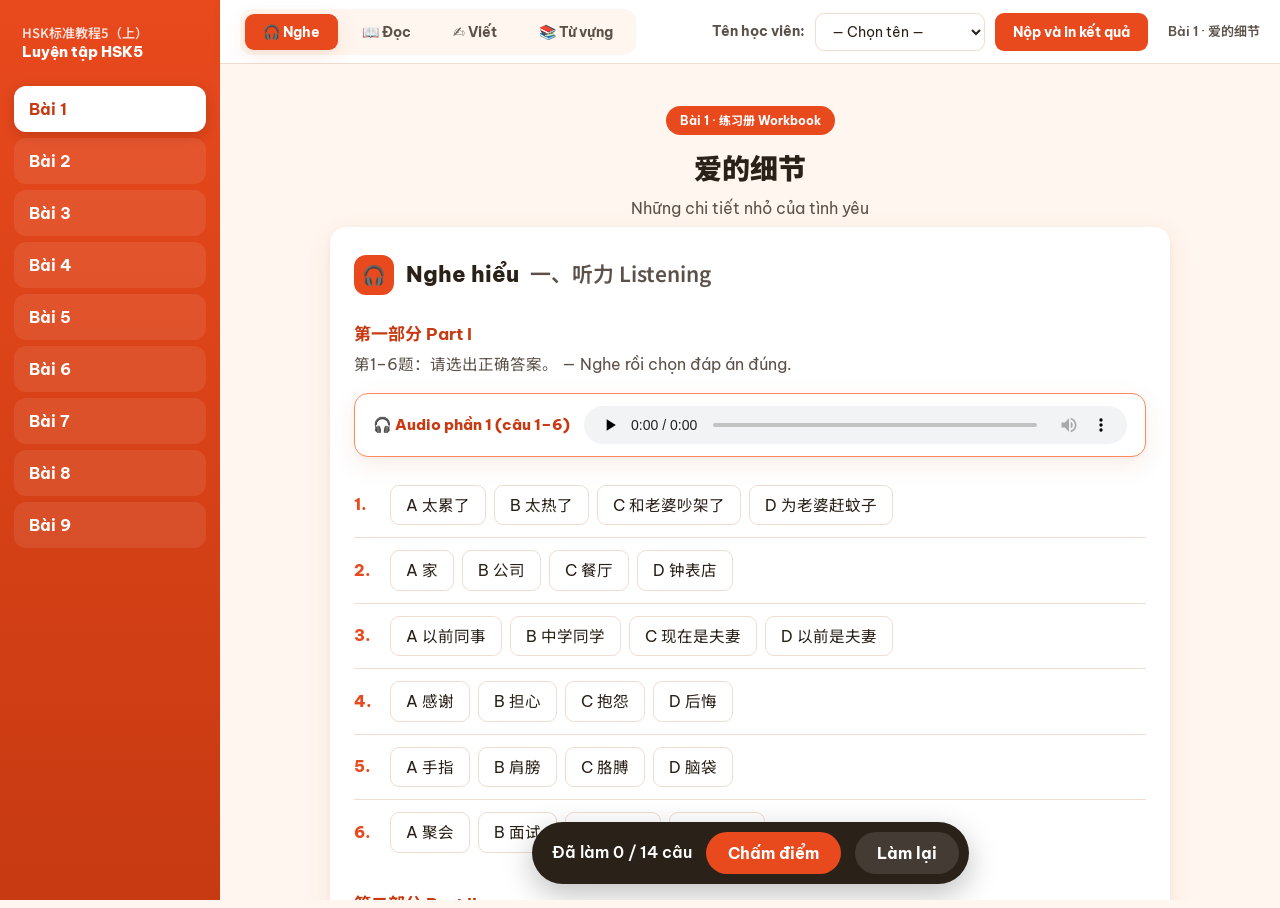
<file: index.html>
<!DOCTYPE html>
<html lang="vi">
<head>
<meta charset="UTF-8">
<meta name="viewport" content="width=device-width, initial-scale=1.0">
<title>Luyện tập HSK5 | HSK标准教程5 练习册</title>
<link rel="icon" href="data:image/svg+xml,<svg xmlns=%22http://www.w3.org/2000/svg%22 viewBox=%220 0 100 100%22><text y=%22.9em%22 font-size=%2290%22>🀄</text></svg>">
<link rel="preconnect" href="https://fonts.googleapis.com">
<link rel="preconnect" href="https://fonts.gstatic.com" crossorigin>
<link href="https://fonts.googleapis.com/css2?family=Noto+Sans+SC:wght@400;500;700;900&family=Be+Vietnam+Pro:wght@400;500;600;700;800&display=swap" rel="stylesheet">
<link rel="stylesheet" href="style.css">
<script src="quiz.js"></script>
</head>
<body>

<div class="shell">
  <aside class="sidebar" id="sidebar">
    <div class="brand">
      <span class="zh">HSK标准教程5（上）</span>
      Luyện tập HSK5
    </div>
    <!-- nút bài học được thêm bằng JS từ mảng LESSONS bên dưới -->
  </aside>

  <div class="content-area">
    <div class="topbar">
      <div class="tab-group" id="tabGroup">
        <button class="tab-btn" data-tab="listening">🎧 Nghe</button>
        <button class="tab-btn" data-tab="reading">📖 Đọc</button>
        <button class="tab-btn" data-tab="writing">✍️ Viết</button>
        <button class="tab-btn" data-tab="vocab">📚 Từ vựng</button>
      </div>
      <div class="hocvien-bar">
        <label for="hocvienSelect">Tên học viên:</label>
        <select id="hocvienSelect"><option value="">— Chọn tên —</option></select>
        <button type="button" class="btn-submit-result" id="btnSubmitResult">Nộp và in kết quả</button>
        <span class="hocvien-toast" id="hocvienToast"></span>
      </div>
      <span class="current-lesson" id="currentLessonLabel"></span>
    </div>
    <div class="frame-wrap">
      <iframe id="lessonFrame" title="Nội dung bài học"></iframe>
    </div>
  </div>
</div>

<script>
// Danh sách bài học — thêm bài mới vào đây khi có nội dung.
// Sidebar chỉ hiện "num" (vd "Bài 1"); nameZh hiện ở thanh trên cùng và phiếu kết quả.
const LESSONS = [
  { id:"bai1", num:"Bài 1", nameVi:"Những chi tiết nhỏ của tình yêu", nameZh:"爱的细节", file:"bai1.html", available:true },
  { id:"bai2", num:"Bài 2", nameVi:"Để lại một chùm chìa khóa cho bố mẹ", nameZh:"留串钥匙给父母", file:"bai2.html", available:true },
  { id:"bai3", num:"Bài 3", nameVi:"Đời người có lựa chọn, mọi thứ đều có thể thay đổi", nameZh:"人生有选择，一切可改变", file:"bai3.html", available:true },
  { id:"bai4", num:"Bài 4", nameVi:"Tử Lộ vác gạo", nameZh:"子路背米", file:"bai4.html", available:true },
  { id:"bai5", num:"Bài 5", nameVi:"Nước suối ở Tế Nam", nameZh:"济南的泉水", file:"bai5.html", available:true },
  { id:"bai6", num:"Bài 6", nameVi:"Nguồn gốc đêm giao thừa", nameZh:"除夕的由来", file:"bai6.html", available:true },
  { id:"bai7", num:"Bài 7", nameVi:"Hai câu chuyện thành ngữ", nameZh:"成语故事两则", file:"bai7.html", available:true },
  { id:"bai8", num:"Bài 8", nameVi:"Nghĩa xưa và nay của “Triêu tam mộ tứ”", nameZh:"“朝三暮四”的古今义", file:"bai8.html", available:true },
  { id:"bai9", num:"Bài 9", nameVi:"Một Lỗ Tấn khác", nameZh:"别样鲁迅", file:"bai9.html", available:true },
];

const DEFAULT_TAB = "listening";
let state = { lesson: LESSONS.find(l=>l.available) || LESSONS[0], tab: DEFAULT_TAB };

const sidebar = document.getElementById('sidebar');
const frame = document.getElementById('lessonFrame');
const currentLabel = document.getElementById('currentLessonLabel');

function renderSidebar(){
  LESSONS.forEach(lesson=>{
    const btn = document.createElement('button');
    btn.className = 'lesson-btn' + (lesson.available ? '' : ' soon') + (lesson.id === state.lesson.id ? ' active' : '');
    btn.innerHTML = '<div class="num">'+lesson.num+'</div>';
    btn.title = lesson.nameZh + ' — ' + lesson.nameVi;
    if(lesson.available) btn.addEventListener('click', ()=>selectLesson(lesson.id));
    else btn.disabled = true;
    btn.dataset.lessonId = lesson.id;
    sidebar.appendChild(btn);
  });
}

function renderTabs(){
  document.querySelectorAll('.tab-btn').forEach(btn=>{
    btn.classList.toggle('active', btn.dataset.tab === state.tab);
    btn.addEventListener('click', ()=>selectTab(btn.dataset.tab));
  });
}

function selectLesson(id){
  const lesson = LESSONS.find(l=>l.id === id);
  if(!lesson || !lesson.available) return;
  state.lesson = lesson;
  document.querySelectorAll('.lesson-btn').forEach(b=>b.classList.toggle('active', b.dataset.lessonId === id));
  navigate();
}

function selectTab(tab){
  state.tab = tab;
  document.querySelectorAll('.tab-btn').forEach(b=>b.classList.toggle('active', b.dataset.tab === tab));
  // Đổi tab trong cùng bài: chỉ đổi #hash để không mất bài đang làm
  try {
    const win = frame.contentWindow;
    if(win && win.location.pathname.endsWith('/' + state.lesson.file)){
      win.location.hash = tab;
      return;
    }
  } catch(e){}
  navigate();
}

function navigate(){
  frame.src = state.lesson.file + '#' + state.tab;
  currentLabel.textContent = state.lesson.num + ' · ' + state.lesson.nameZh;
}

renderSidebar();
renderTabs();
navigate();

/* ================================================================
   Tên học viên + Nộp và in kết quả (in ra giấy hoặc "Lưu thành PDF")
   Danh sách tên: hocvien/danhsachhocvien.txt (mỗi dòng 1 tên).
   Không lưu kết quả lên máy chủ hay Google Sheet.
   ================================================================ */
const hocvienSelect = document.getElementById('hocvienSelect');
const btnSubmitResult = document.getElementById('btnSubmitResult');
const hocvienToast = document.getElementById('hocvienToast');
const LAST_HOCVIEN_KEY = 'hsk5_last_hocvien';

function lsGet(k){ try{ return localStorage.getItem(k); }catch(e){ return null; } }
function lsSet(k,v){ try{ localStorage.setItem(k,v); }catch(e){} }

function loadHocVienList(){
  fetch('hocvien/danhsachhocvien.txt')
    .then(r => r.ok ? r.text() : Promise.reject())
    .then(text=>{
      const names = text.split('\n').map(s=>s.trim()).filter(Boolean);
      const lastPicked = lsGet(LAST_HOCVIEN_KEY) || '';
      names.forEach(name=>{
        const opt = document.createElement('option');
        opt.value = name;
        opt.textContent = name;
        if(name === lastPicked) opt.selected = true;
        hocvienSelect.appendChild(opt);
      });
    })
    .catch(()=>{
      const opt = document.createElement('option');
      opt.value = '';
      opt.textContent = 'Không tải được danh sách tên';
      opt.disabled = true;
      hocvienSelect.appendChild(opt);
    });
}
hocvienSelect.addEventListener('change', ()=>{
  if(hocvienSelect.value) lsSet(LAST_HOCVIEN_KEY, hocvienSelect.value);
});

function collectFromIframe(){
  try {
    const win = frame.contentWindow;
    if(!win || !win.HSK || typeof win.HSK.collectResult !== 'function') return null;
    return win.HSK.collectResult({ lessonId: state.lesson.id, lessonName: state.lesson.num + ' · ' + state.lesson.nameZh });
  } catch(e){
    console.error('Không đọc được bài làm:', e);
    return null;
  }
}

function showToast(msg){
  hocvienToast.textContent = msg;
  setTimeout(()=>{ if(hocvienToast.textContent === msg) hocvienToast.textContent = ''; }, 4000);
}

btnSubmitResult.addEventListener('click', ()=>{
  const hocvien = hocvienSelect.value;
  if(!hocvien){
    alert('Vui lòng chọn tên học viên trước khi nộp bài.');
    return;
  }
  const data = collectFromIframe();
  if(!data){
    alert('Chưa tải xong nội dung bài học, vui lòng thử lại sau vài giây.');
    return;
  }
  data.hocvien = hocvien;
  data.timestamp = new Date().toISOString();

  const printWin = window.open('', '_blank', 'width=800,height=900');
  if(!printWin){
    alert('Trình duyệt đã chặn cửa sổ mới. Vui lòng cho phép cửa sổ bật lên (pop-up) rồi bấm lại.');
    return;
  }
  printWin.document.write(HSK.buildPrintableHtml(data));
  printWin.document.close();
  printWin.focus();
  setTimeout(()=>{ try{ printWin.print(); }catch(e){} }, 400);
  showToast('Đã mở phiếu kết quả của ' + hocvien + ' ✓');
});

loadHocVienList();
</script>
</body>
</html>
</file>
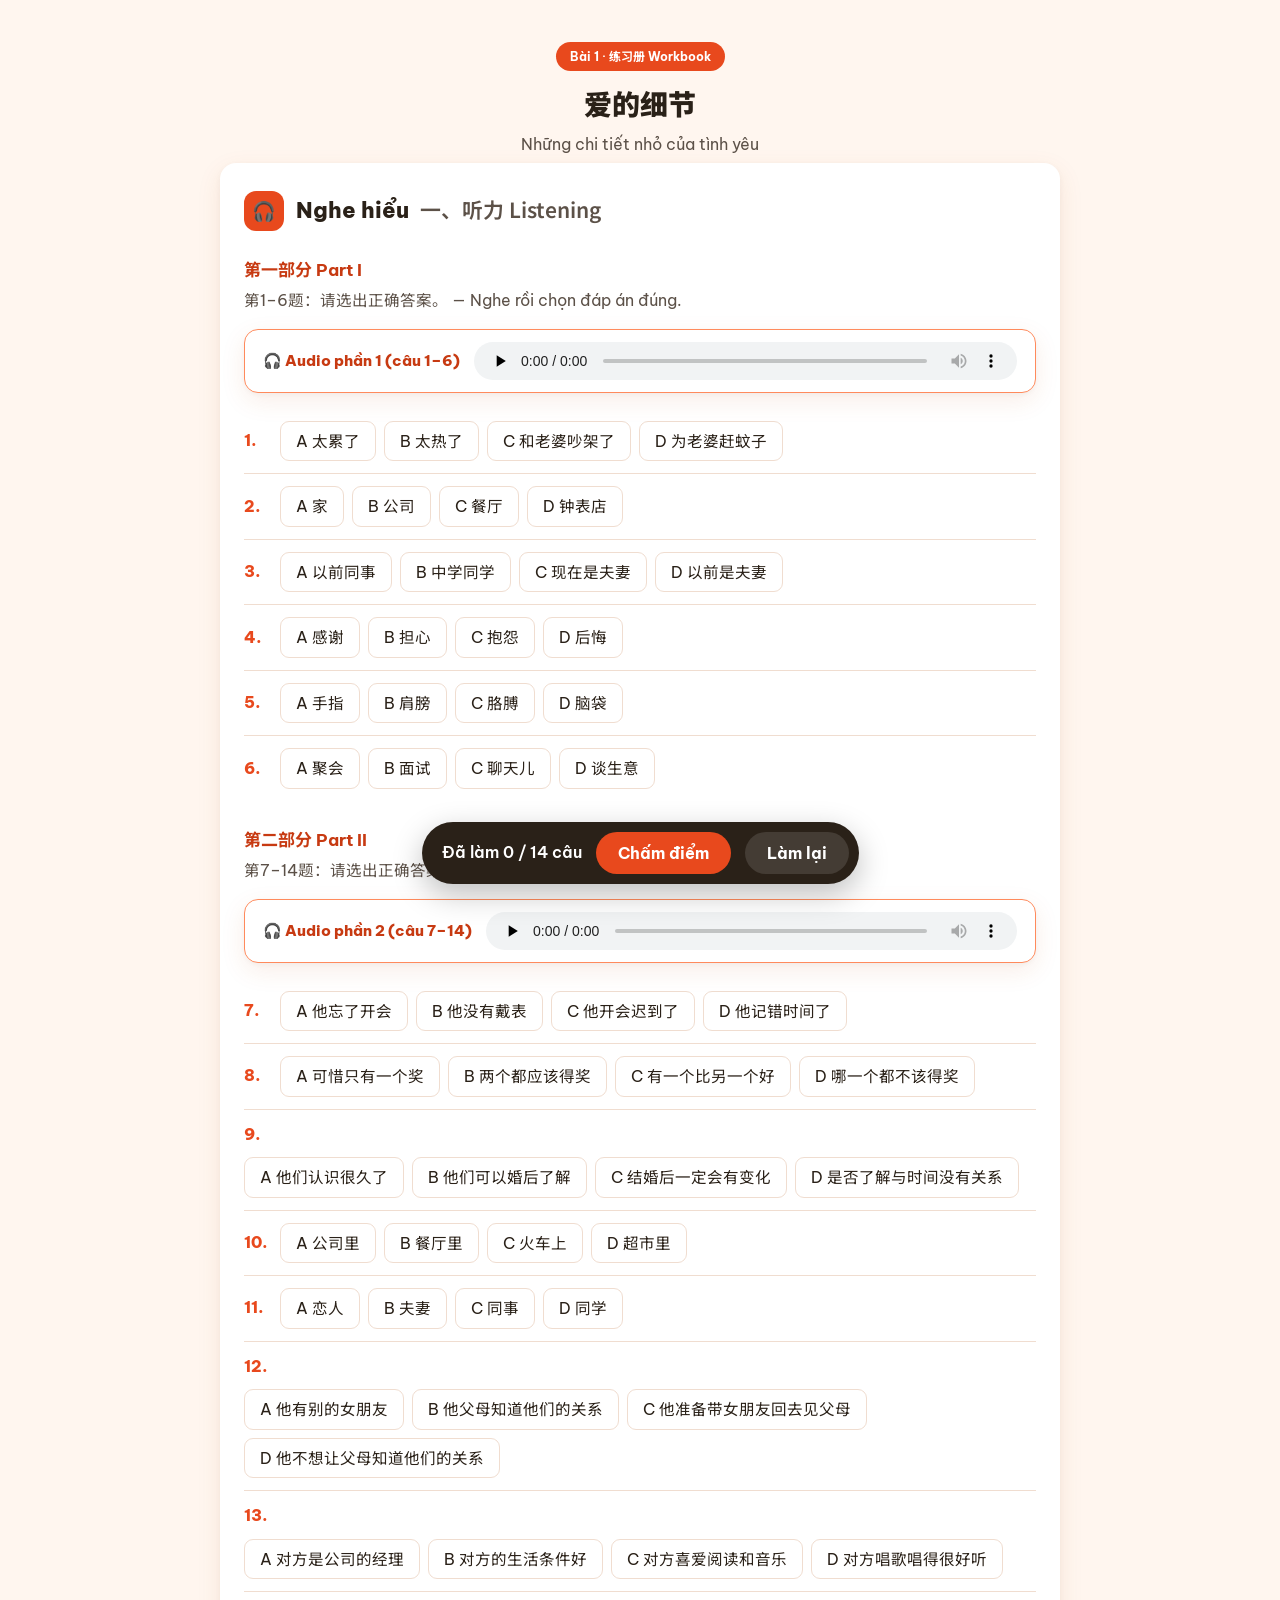
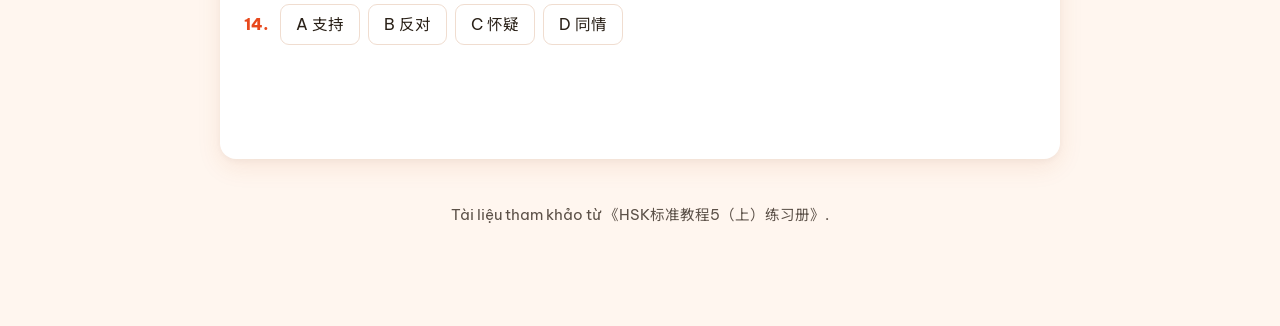
<file: bai1.html>
<!DOCTYPE html>
<html lang="vi">
<head>
<meta charset="UTF-8">
<meta name="viewport" content="width=device-width, initial-scale=1.0">
<title>Bài 1 · 爱的细节 | Luyện tập HSK5</title>
<link rel="preconnect" href="https://fonts.googleapis.com">
<link rel="preconnect" href="https://fonts.gstatic.com" crossorigin>
<link href="https://fonts.googleapis.com/css2?family=Noto+Sans+SC:wght@400;500;700;900&family=Be+Vietnam+Pro:wght@400;500;600;700;800&display=swap" rel="stylesheet">
<link rel="stylesheet" href="./style.css">
<script src="./quiz.js"></script>
</head>
<body class="lesson-body">

<div class="lesson-main">

  <div class="lesson-heading">
    <span class="badge">Bài 1 · 练习册 Workbook</span>
    <h1><span class="zh">爱的细节</span></h1>
    <p>Những chi tiết nhỏ của tình yêu</p>
  </div>

  <!-- ============ NGHE (Listening) ============ -->
  <section class="tab-section" data-tab="listening">
    <section class="card">
      <div class="section-head">
        <div class="icon">🎧</div>
        <h2>Nghe hiểu <span class="zh">一、听力 Listening</span></h2>
      </div>

      <!-- Part I -->
      <div class="part">
        <div class="part-title">第一部分 Part I</div>
        <div class="part-instructions">第1–6题：请选出正确答案。 — Nghe rồi chọn đáp án đúng.</div>
        <div class="audio-master">
          <span class="label">🎧 Audio phần 1 (câu 1–6)</span>
          <audio controls preload="none" src="audio/bai1/listening_1.mp3"></audio>
        </div>
        <div id="l-p1"></div>
      </div>

      <!-- Part II -->
      <div class="part">
        <div class="part-title">第二部分 Part II</div>
        <div class="part-instructions">第7–14题：请选出正确答案。 — Nghe rồi chọn đáp án đúng.</div>
        <div class="audio-master">
          <span class="label">🎧 Audio phần 2 (câu 7–14)</span>
          <audio controls preload="none" src="audio/bai1/listening_2.mp3"></audio>
        </div>
        <div id="l-p2"></div>
      </div>

      <div class="score-bar" id="l-score-bar" style="display:none;">
        <div class="score-panel">
          <span class="txt" id="l-score">0 / 14 câu</span>
          <button class="btn btn-primary" id="l-grade">Chấm điểm</button>
          <button class="btn btn-ghost" id="l-reset">Làm lại</button>
        </div>
      </div>
    </section>
  </section>

  <!-- ============ ĐỌC (Reading) ============ -->
  <section class="tab-section" data-tab="reading">
    <section class="card">
      <div class="section-head">
        <div class="icon">📖</div>
        <h2>Đọc hiểu <span class="zh">二、阅读 Reading</span></h2>
      </div>
      <p class="section-note">Chọn đáp án rồi bấm <b>“Chấm điểm”</b> ở thanh dưới cùng để tự kiểm tra.</p>

      <!-- Part I -->
      <div class="part">
        <div class="part-title">第一部分 Part I</div>
        <div class="part-instructions">第15–18题：请选出正确答案。 — Chọn từ đúng cho mỗi chỗ trống trong đoạn văn.</div>
        <div id="r-p1"></div>
      </div>

      <!-- Part II -->
      <div class="part">
        <div class="part-title">第二部分 Part II</div>
        <div class="part-instructions">第19–22题：请选出与试题内容一致的一项。 — Chọn câu đúng với nội dung đoạn văn.</div>
        <div id="r-p2"></div>
      </div>

      <!-- Part III -->
      <div class="part">
        <div class="part-title">第三部分 Part III</div>
        <div class="part-instructions">第23–28题：请选出正确答案。 — Đọc đoạn văn và chọn đáp án đúng.</div>
        <div id="r-p3"></div>
      </div>

      <div class="score-bar">
        <div class="score-panel">
          <span class="txt" id="r-score">0 / 14 câu</span>
          <button class="btn btn-primary" id="r-grade">Chấm điểm</button>
          <button class="btn btn-ghost" id="r-reset">Làm lại</button>
        </div>
      </div>
    </section>
  </section>

  <!-- ============ VIẾT (Writing) ============ -->
  <section class="tab-section" data-tab="writing">
    <section class="card">
      <div class="section-head">
        <div class="icon">✍️</div>
        <h2>Viết <span class="zh">三、书写 Writing</span></h2>
      </div>

      <!-- Part I -->
      <div class="part">
        <div class="part-title">第一部分 Part I</div>
        <div class="part-instructions">第29–31题：完成句子。 — Bấm lần lượt các từ để ghép thành câu đúng; bấm vào từ đã chọn để bỏ ra. Xong bấm "Chấm điểm".</div>
        <div class="example-box">
          例如：发表　这篇论文　什么时候　是　的<br>
          <b>→ 这篇论文是什么时候发表的？</b>
        </div>
        <div id="w-p1"></div>

        <div class="score-bar">
          <div class="score-panel">
            <span class="txt" id="w-score">0 / 3 câu</span>
            <button class="btn btn-primary" id="w-grade">Chấm điểm</button>
            <button class="btn btn-ghost" id="w-reset">Làm lại</button>
          </div>
        </div>
      </div>

      <!-- Part II -->
      <div class="part">
        <div class="part-title">第二部分 Part II</div>
        <div class="part-instructions">第32题：写短文。 — Phần này giáo viên chấm. Viết xong có thể bấm "Xem bài mẫu" để tham khảo.</div>
        <div id="w-p2"></div>
      </div>
    </section>
  </section>

  <!-- ============ TỪ VỰNG (Vocabulary game) ============ -->
  <section class="tab-section" data-tab="vocab">
    <section class="card">
      <div class="section-head">
        <div class="icon">📚</div>
        <h2>Từ vựng <span class="zh">词汇 Vocabulary</span></h2>
      </div>
      <div id="vocab-root"></div>
    </section>
  </section>

  <footer class="lesson-footer">
    Tài liệu tham khảo từ 《HSK标准教程5（上）练习册》.
  </footer>
</div>

<script>
HSK.initTabs('listening');

/* ---------------- NGHE: 2 audio, đáp án gốc trong audio/bai1/dap_an_nghe_bai1.txt ---------------- */
const lP1 = document.getElementById('l-p1');
[
  {n:1, opts:["太累了","太热了","和老婆吵架了","为老婆赶蚊子"]},
  {n:2, opts:["家","公司","餐厅","钟表店"]},
  {n:3, opts:["以前同事","中学同学","现在是夫妻","以前是夫妻"]},
  {n:4, opts:["感谢","担心","抱怨","后悔"]},
  {n:5, opts:["手指","肩膀","胳膊","脑袋"]},
  {n:6, opts:["聚会","面试","聊天儿","谈生意"]},
].forEach(item=>lP1.appendChild(HSK.listeningRow(item.n, item.opts)));

const lP2 = document.getElementById('l-p2');
[
  {n:7,  opts:["他忘了开会","他没有戴表","他开会迟到了","他记错时间了"]},
  {n:8,  opts:["可惜只有一个奖","两个都应该得奖","有一个比另一个好","哪一个都不该得奖"]},
  {n:9,  opts:["他们认识很久了","他们可以婚后了解","结婚后一定会有变化","是否了解与时间没有关系"]},
  {n:10, opts:["公司里","餐厅里","火车上","超市里"]},
  {n:11, opts:["恋人","夫妻","同事","同学"]},
  {n:12, opts:["他有别的女朋友","他父母知道他们的关系","他准备带女朋友回去见父母","他不想让父母知道他们的关系"]},
  {n:13, opts:["对方是公司的经理","对方的生活条件好","对方喜爱阅读和音乐","对方唱歌唱得很好听"]},
  {n:14, opts:["支持","反对","怀疑","同情"]},
].forEach(item=>lP2.appendChild(HSK.listeningRow(item.n, item.opts)));

window.HSK_PAGE = window.HSK_PAGE || {};
/* File đáp án mỗi dòng dạng "1C". Chưa có file thì vẫn chọn được, chỉ ẩn thanh chấm điểm. */
fetch('audio/bai1/dap_an_nghe_bai1.txt')
  .then(r => r.ok ? r.text() : Promise.reject())
  .then(text => HSK.parseAnswerKey(text))
  .catch(() => null)
  .then(answersDict => {
    window.HSK_PAGE.listening = HSK.mountListeningQuiz('.tab-section[data-tab="listening"]', answersDict, {
      questionNums: [1,2,3,4,5,6,7,8,9,10,11,12,13,14],
      scoreBarId: 'l-score-bar', scoreTxtId: 'l-score', gradeBtnId: 'l-grade', resetBtnId: 'l-reset'
    });
  });

/* ---------------- ĐỌC (tự chấm) ---------------- */
const quiz = new HSK.Quiz({scoreTxtId:'r-score', gradeBtnId:'r-grade', resetBtnId:'r-reset'});
const B = n => "<span class='blank'>"+n+"</span>";

// Part I — điền chỗ trống trong đoạn văn (15–18)
const rP1 = document.getElementById('r-p1');
const clozeBlock = quiz.mountMCQBlock(rP1, 15,
  "<p>我和丈夫"+B(15)+"五年了，婚后的生活一直十分幸福，从来没有为什么事红过脸，去年还刚刚生了一个小宝宝。但是，昨晚我们却大"+B(16)+"了一架。原因是丈夫说他要换一份工作，工资更高，不过工作地点是在外地。他说他已经决定了要去，而我并不认为这是个很好的机会。工资虽然高一点儿，但是要换一个完全陌生的环境；"+B(17)+"我们的孩子这么小，他走了，我一个人又要上班，又要照顾孩子，太辛苦了。现在，这个问题要"+B(18)+"解决，我们还没有想好。</p>",
  "", {A:"婚姻",B:"结婚",C:"离婚",D:"婚礼"}, "B");
quiz.appendMCQToBlock(clozeBlock, 16, "", {A:"说",B:"喊",C:"叫",D:"吵"}, "D");
quiz.appendMCQToBlock(clozeBlock, 17, "", {A:"不过",B:"然而",C:"而且",D:"否则"}, "C");
quiz.appendMCQToBlock(clozeBlock, 18, "", {A:"如果",B:"如何",C:"比如",D:"例如"}, "B");

// Part II — chọn câu đúng với nội dung (19–22)
const rP2 = document.getElementById('r-p2');
quiz.mountMCQBlock(rP2, 19,
  "前几年她全身瘫痪了，医生说她能站起来的可能性很小。别人都觉得她的丈夫会跟她离婚，她也想过要自杀。但丈夫一直鼓励她，为她不知找了多少家医院，并且几年如一日地照顾她，从不抱怨。在丈夫的爱护和努力下，她终于又站了起来。",
  "", {A:"丈夫要跟妻子离婚",B:"丈夫对妻子非常好",C:"妻子因为瘫痪自杀了",D:"医生的判断是错误的"}, "B");
quiz.mountMCQBlock(rP2, 20,
  "我们不应该随意评价他人的婚姻是否幸福，更不能自以为是地去干涉他人的家庭生活。因为婚姻就像鞋，鞋子合适不合适，别人看不出来，只有自己的脚最清楚。",
  "", {A:"婚姻是否幸福，谁都很清楚",B:"婚姻是否幸福，谁都不清楚",C:"婚姻是否幸福，自己最清楚",D:"婚姻是否幸福，别人更清楚"}, "C");
quiz.mountMCQBlock(rP2, 21,
  "他和她结婚才一年多，但已经感觉不愿再生活在一起。妻子怪他没有本事，只知道待在家里，一个大男人赚不到钱；丈夫说她只会生气、抱怨，一点儿都不懂得关心人。两个人说急了就吵架，妻子说“我后悔跟了你”，丈夫说“我也是”。于是剩下的路只有一条——离婚。",
  "", {A:"结婚后他们的生活很幸福",B:"他们结婚已经很长时间了",C:"他们俩吵架都是因为钱",D:"他们俩打算离婚"}, "D");
quiz.mountMCQBlock(rP2, 22,
  "关于为什么要结婚，每对夫妻都有属于自己的理由。有人说，爱到了，就结婚吧；有人说，一个人太孤单，所以就结婚了；甚至还有人说，结婚比谈恋爱省钱……不管理由是什么，婚姻，就像《围城》里说的，外面的人想进去，里面的人想出来。",
  "", {A:"人们选择结婚的原因是一样的",B:"有一部分婚姻的基础是爱情",C:"大家都觉得谈恋爱浪费钱",D:"人人都希望拥有婚姻"}, "B");

// Part III — đoạn văn dài, mỗi đoạn 3 câu (23–25, 26–28)
const rP3 = document.getElementById('r-p3');
const IMG = (base, alt) => "<img class='passage-img' src='"+base+".webp' data-base='"+base+"' alt='"+alt+"' onerror='HSK.imgFallback(this)'>";

const block23 = quiz.mountMCQBlock(rP3, 23,
  "<span class='passage-num'>23~25.</span>" + IMG("images/bai1/r23", "Hai ông bà nắm tay nhau") +
  "<p>他和妻子是同行，一个是外科主任，一个是护士长，年轻时一直在一起工作。五年前，两人同时退休，过起了幸福的退休生活。</p>" +
  "<p>可是，不到两年，他开始变得健忘，直到完全痴呆：以前的同事朋友他都不认识了，连儿子女儿也不记得了，他只认得一个人，就是妻子。</p>" +
  "<p>别人和他打招呼时，他傻傻地对着别人笑，拉拉妻子的手说：“跟着我！跟着我！”看到前面远远有汽车过来，他紧紧地拉住妻子的手说：“当心哦！当心哦！”妻子说：“我还用你教呀？你现在这个样子，比三岁的小孩子还小孩子，还叫我当心呢。”他笑笑，一笑，口水就流了出来。他流着口水傻傻地对妻子说：“跟着我！跟着我！”</p>" +
  "<p>那天，妻子牵着他的手去儿子家。小区门口车来车往，他把妻子的手攥得紧紧的。妻子说：“别攥得我那么紧，手都疼了。”他不听，还是用力攥着。</p>" +
  "<p>走到拐角处，两个滑旱冰的孩子向他们冲来。他一个大步冲上前，张开两只大手去拦他们。少年来不及避让，三个人重重地摔在了一起。他摔得最重，昏了过去。</p>" +
  "<p>第二天，他醒来。妻子坐在他身边，正对着他流泪。他拉拉妻子的手说：“跟着我！跟着我！”妻子含着泪笑了。</p>" +
  "<p>这就是爱的神奇：我痴呆了，全世界的人我都不认识，但是我还认识你，还知道要牢牢地跟随你；我痴呆了，我什么也不懂，但还懂得要好好儿保护你。</p>" +
  "<p>只因你是我最爱的那个人。</p>",
  "夫妻俩年轻时的工作单位是：", {A:"医院",B:"商店",C:"银行",D:"航空公司"}, "A");
quiz.appendMCQToBlock(block23, 24, "夫妻俩遇到了什么问题？", {A:"失去工作了",B:"妻子生病了",C:"丈夫痴呆了",D:"儿子摔伤了"}, "C");
quiz.appendMCQToBlock(block23, 25, "最适合做上文标题的是：", {A:"幸福的退休生活",B:"跟着我",C:"我忘了全世界",D:"我和妻子"}, "B");

const block26 = quiz.mountMCQBlock(rP3, 26,
  "<span class='passage-num'>26~28.</span>" + IMG("images/bai1/r26", "Hai bàn tay cầm trái tim bị xé đôi") +
  "<p>据民政部发布的2013年社会服务发展统计公报显示，2013年全国依法办理离婚手续的共有350万对，比上年增长12.8%。这是自2004年以来，我国离婚率连续10年递增。从过去的谈离婚色变，到70后纠结于离或不离，再到如今80后的“离婚没什么大不了”，中国人的婚姻观正在发生改变。</p>" +
  "<p>中国的离婚率持续上升，虽然一方面说明现代人的思想观念发生了变化，更加重视爱情，重视婚姻的质量，但我们也不能不看到问题的另一个方面，那就是有的人不把婚姻当回事，对婚姻和家庭缺少责任感。</p>" +
  "<p>有人离婚是因为有了钱，有了权，有了名望；有人婚前情真意切，婚后便不再注意感情的培养和维护；有人离婚不是因为不爱，只是气量太小，对方有了过失就不分情况，大吵一架……凡此种种，婚姻大事成了小事，成了可以随便进行的游戏。</p>",
  "根据上文，下列哪项<b>不正确</b>？", {A:"2013年的离婚率是2004年的十倍",B:"十年来，离婚率一直在增长",C:"过去的人多数不愿意离婚",D:"80后不太在乎是否离婚"}, "A");
quiz.appendMCQToBlock(block26, 27, "作者认为离婚率上升：", {A:"是因为金钱",B:"是因为吵架误会",C:"说明人们越来越不愿结婚",D:"可以从正反两个方面看待"}, "D");
quiz.appendMCQToBlock(block26, 28, "作者对婚姻大事成为游戏的态度是：", {A:"高兴的",B:"赞同的",C:"批评的",D:"后悔的"}, "C");

quiz.bindButtons();

/* ---------------- VIẾT ---------------- */
// Part I — sắp xếp từ thành câu (tự chấm, bỏ qua dấu câu)
const quizW = new HSK.Quiz({scoreTxtId:'w-score', gradeBtnId:'w-grade', resetBtnId:'w-reset'});
const wP1 = document.getElementById('w-p1');
quizW.mountSentenceOrder(wP1, 29, ["她","这次的","放弃了","居然","机会"], ["她居然放弃了这次的机会。"]);
quizW.mountSentenceOrder(wP1, 30, ["从来没","他们","吵过架","为","任何事"], ["他们从来没为任何事吵过架。"]);
quizW.mountSentenceOrder(wP1, 31, ["肩膀上","我","吧","靠在","睡一会儿"], ["靠在我肩膀上睡一会儿吧。"]);
quizW.bindButtons();

// Part II — viết đoạn văn khoảng 80 chữ (giáo viên chấm)
HSK.mountEssay(document.getElementById('w-p2'), 32,
  ["等待","抱怨","对比","如何","不耐烦"], 80,
  "Bài mẫu tham khảo:<p class='zh'><b>以前和女朋友约会，如果她迟到了，我总是很不耐烦，一见面就抱怨她。后来我发现，每次我迟到，她都安静地等待，从来不生气。两个人一对比，我觉得很不好意思。现在我明白了，爱一个人，就要学会如何耐心地等待。</b></p>");

/* Cho trang index.html đọc bài làm khi bấm "Nộp và in kết quả" (listening được gán sau khi tải đáp án) */
window.HSK_PAGE.lessonId = "bai1";
window.HSK_PAGE.lessonName = "Bài 1 · 爱的细节";
window.HSK_PAGE.reading = quiz;
window.HSK_PAGE.writingOrder = quizW;

/* ---------------- TỪ VỰNG — 生词 Bài 1 (38 từ) ---------------- */
const VOCAB_LIST = [
  {hanzi:"细节", pinyin:"xìjié", mean:"chi tiết"},
  {hanzi:"电台", pinyin:"diàntái", mean:"đài phát thanh"},
  {hanzi:"恩爱", pinyin:"ēn'ài", mean:"ân ái, đằm thắm (vợ chồng)"},
  {hanzi:"对比", pinyin:"duìbǐ", mean:"so sánh"},
  {hanzi:"入围", pinyin:"rùwéi", mean:"vượt qua vòng sơ tuyển"},
  {hanzi:"评委", pinyin:"píngwěi", mean:"ban giám khảo"},
  {hanzi:"如何", pinyin:"rúhé", mean:"như thế nào"},
  {hanzi:"瘫痪", pinyin:"tānhuàn", mean:"bị liệt"},
  {hanzi:"离婚", pinyin:"lí hūn", mean:"ly hôn"},
  {hanzi:"自杀", pinyin:"zìshā", mean:"tự tử"},
  {hanzi:"抱怨", pinyin:"bàoyuàn", mean:"oán trách, phàn nàn"},
  {hanzi:"爱护", pinyin:"àihù", mean:"yêu quý, quý trọng"},
  {hanzi:"婚姻", pinyin:"hūnyīn", mean:"hôn nhân"},
  {hanzi:"吵架", pinyin:"chǎo jià", mean:"cãi nhau"},
  {hanzi:"相敬如宾", pinyin:"xiāngjìng rúbīn", mean:"tương kính như tân"},
  {hanzi:"暗暗", pinyin:"àn'àn", mean:"thầm, ngấm ngầm"},
  {hanzi:"轮", pinyin:"lún", mean:"luân phiên, thay phiên"},
  {hanzi:"不耐烦", pinyin:"bú nàifán", mean:"sốt ruột, bực mình"},
  {hanzi:"靠", pinyin:"kào", mean:"dựa, tựa"},
  {hanzi:"肩膀", pinyin:"jiānbǎng", mean:"bờ vai, vai"},
  {hanzi:"喊", pinyin:"hǎn", mean:"kêu, gọi"},
  {hanzi:"伸", pinyin:"shēn", mean:"duỗi, chìa"},
  {hanzi:"手指", pinyin:"shǒuzhǐ", mean:"ngón tay"},
  {hanzi:"歪歪扭扭", pinyin:"wāiwāiniǔniǔ", mean:"xiêu vẹo, nguệch ngoạc"},
  {hanzi:"递", pinyin:"dì", mean:"đưa, chuyển"},
  {hanzi:"脑袋", pinyin:"nǎodai", mean:"đầu"},
  {hanzi:"女士", pinyin:"nǚshì", mean:"bà (cách gọi lịch sự với phụ nữ)"},
  {hanzi:"叙述", pinyin:"xùshù", mean:"thuật lại"},
  {hanzi:"居然", pinyin:"jūrán", mean:"lại có thể, lại (chỉ sự bất ngờ)"},
  {hanzi:"催", pinyin:"cuī", mean:"thúc giục, hối thúc"},
  {hanzi:"等待", pinyin:"děngdài", mean:"đợi, chờ"},
  {hanzi:"蚊子", pinyin:"wénzi", mean:"con muỗi"},
  {hanzi:"半夜", pinyin:"bànyè", mean:"nửa đêm, đêm hôm"},
  {hanzi:"叮", pinyin:"dīng", mean:"đốt, chích"},
  {hanzi:"老婆", pinyin:"lǎopo", mean:"vợ"},
  {hanzi:"吵", pinyin:"chǎo", mean:"làm ồn; ồn ào"},
  {hanzi:"项", pinyin:"xiàng", mean:"hạng mục, mục (lượng từ)"},
  {hanzi:"患难与共", pinyin:"huànnàn yǔgòng", mean:"hoạn nạn có nhau"}
];
HSK.mountVocabGame('#vocab-root', VOCAB_LIST, { lessonId: "bai1" });
</script>
</body>
</html>
</file>
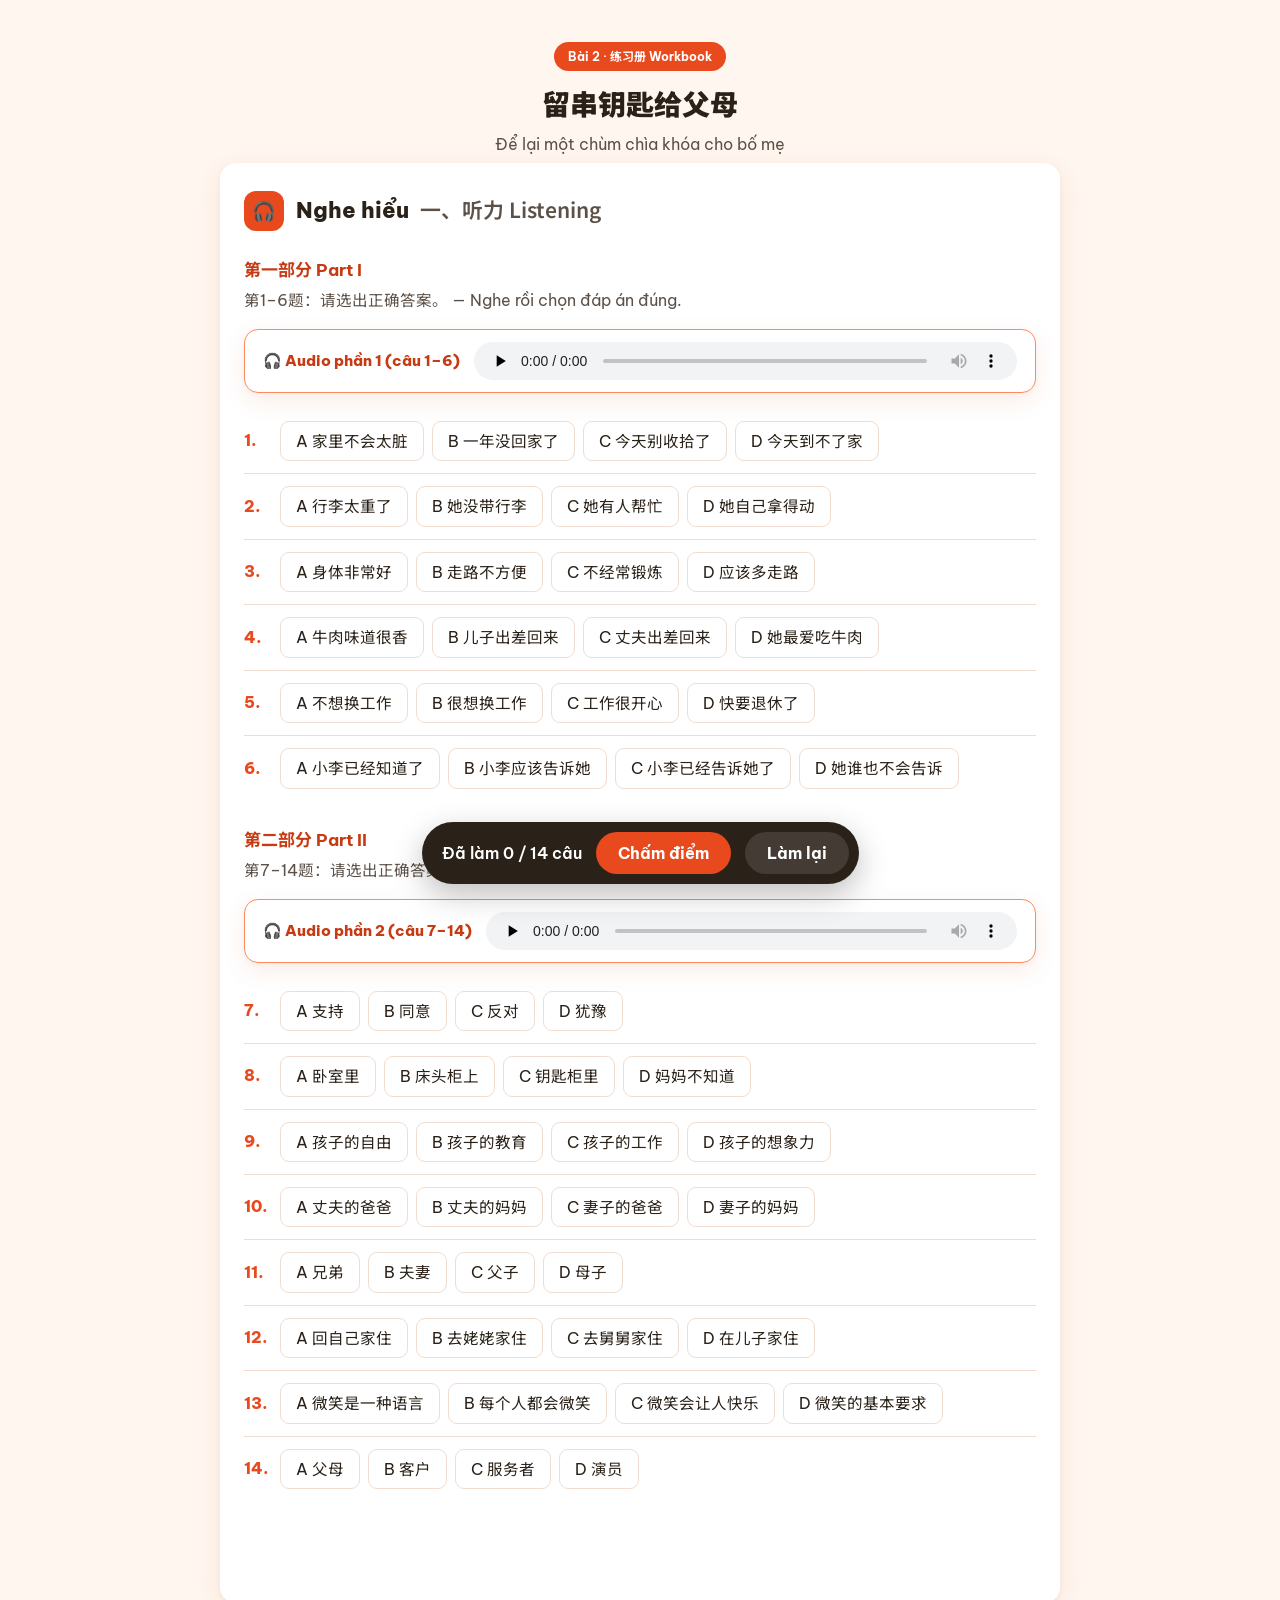
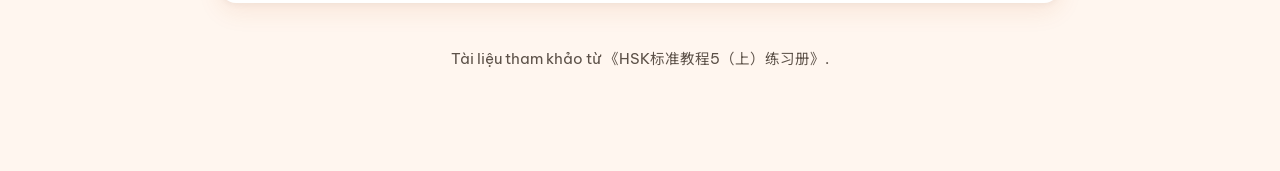
<file: bai2.html>
<!DOCTYPE html>
<html lang="vi">
<head>
<meta charset="UTF-8">
<meta name="viewport" content="width=device-width, initial-scale=1.0">
<title>Bài 2 · 留串钥匙给父母 | Luyện tập HSK5</title>
<link rel="preconnect" href="https://fonts.googleapis.com">
<link rel="preconnect" href="https://fonts.gstatic.com" crossorigin>
<link href="https://fonts.googleapis.com/css2?family=Noto+Sans+SC:wght@400;500;700;900&family=Be+Vietnam+Pro:wght@400;500;600;700;800&display=swap" rel="stylesheet">
<link rel="stylesheet" href="./style.css">
<script src="./quiz.js"></script>
</head>
<body class="lesson-body">

<div class="lesson-main">

  <div class="lesson-heading">
    <span class="badge">Bài 2 · 练习册 Workbook</span>
    <h1><span class="zh">留串钥匙给父母</span></h1>
    <p>Để lại một chùm chìa khóa cho bố mẹ</p>
  </div>

  <!-- ============ NGHE (Listening) ============ -->
  <section class="tab-section" data-tab="listening">
    <section class="card">
      <div class="section-head">
        <div class="icon">🎧</div>
        <h2>Nghe hiểu <span class="zh">一、听力 Listening</span></h2>
      </div>

      <!-- Part I -->
      <div class="part">
        <div class="part-title">第一部分 Part I</div>
        <div class="part-instructions">第1–6题：请选出正确答案。 — Nghe rồi chọn đáp án đúng.</div>
        <div class="audio-master">
          <span class="label">🎧 Audio phần 1 (câu 1–6)</span>
          <audio controls preload="none" src="audio/bai2/listening_1.mp3"></audio>
        </div>
        <div id="l-p1"></div>
      </div>

      <!-- Part II -->
      <div class="part">
        <div class="part-title">第二部分 Part II</div>
        <div class="part-instructions">第7–14题：请选出正确答案。 — Nghe rồi chọn đáp án đúng.</div>
        <div class="audio-master">
          <span class="label">🎧 Audio phần 2 (câu 7–14)</span>
          <audio controls preload="none" src="audio/bai2/listening_2.mp3"></audio>
        </div>
        <div id="l-p2"></div>
      </div>

      <div class="score-bar" id="l-score-bar" style="display:none;">
        <div class="score-panel">
          <span class="txt" id="l-score">0 / 14 câu</span>
          <button class="btn btn-primary" id="l-grade">Chấm điểm</button>
          <button class="btn btn-ghost" id="l-reset">Làm lại</button>
        </div>
      </div>
    </section>
  </section>

  <!-- ============ ĐỌC (Reading) ============ -->
  <section class="tab-section" data-tab="reading">
    <section class="card">
      <div class="section-head">
        <div class="icon">📖</div>
        <h2>Đọc hiểu <span class="zh">二、阅读 Reading</span></h2>
      </div>
      <p class="section-note">Chọn đáp án rồi bấm <b>“Chấm điểm”</b> ở thanh dưới cùng để tự kiểm tra.</p>

      <!-- Part I -->
      <div class="part">
        <div class="part-title">第一部分 Part I</div>
        <div class="part-instructions">第15–18题：请选出正确答案。 — Chọn từ đúng cho mỗi chỗ trống trong đoạn văn.</div>
        <div id="r-p1"></div>
      </div>

      <!-- Part II -->
      <div class="part">
        <div class="part-title">第二部分 Part II</div>
        <div class="part-instructions">第19–22题：请选出与试题内容一致的一项。 — Chọn câu đúng với nội dung đoạn văn.</div>
        <div id="r-p2"></div>
      </div>

      <!-- Part III -->
      <div class="part">
        <div class="part-title">第三部分 Part III</div>
        <div class="part-instructions">第23–28题：请选出正确答案。 — Đọc đoạn văn và chọn đáp án đúng.</div>
        <div id="r-p3"></div>
      </div>

      <div class="score-bar">
        <div class="score-panel">
          <span class="txt" id="r-score">0 / 14 câu</span>
          <button class="btn btn-primary" id="r-grade">Chấm điểm</button>
          <button class="btn btn-ghost" id="r-reset">Làm lại</button>
        </div>
      </div>
    </section>
  </section>

  <!-- ============ VIẾT (Writing) ============ -->
  <section class="tab-section" data-tab="writing">
    <section class="card">
      <div class="section-head">
        <div class="icon">✍️</div>
        <h2>Viết <span class="zh">三、书写 Writing</span></h2>
      </div>

      <!-- Part I -->
      <div class="part">
        <div class="part-title">第一部分 Part I</div>
        <div class="part-instructions">第29–31题：完成句子。 — Bấm lần lượt các từ để ghép thành câu đúng; bấm vào từ đã chọn để bỏ ra. Xong bấm "Chấm điểm".</div>
        <div class="example-box">
          例如：发表　这篇论文　什么时候　是　的<br>
          <b>→ 这篇论文是什么时候发表的？</b>
        </div>
        <div id="w-p1"></div>

        <div class="score-bar">
          <div class="score-panel">
            <span class="txt" id="w-score">0 / 3 câu</span>
            <button class="btn btn-primary" id="w-grade">Chấm điểm</button>
            <button class="btn btn-ghost" id="w-reset">Làm lại</button>
          </div>
        </div>
      </div>

      <!-- Part II -->
      <div class="part">
        <div class="part-title">第二部分 Part II</div>
        <div class="part-instructions">第32题：写短文。 — Phần này giáo viên chấm. Viết xong có thể bấm "Xem bài mẫu" để tham khảo.</div>
        <div id="w-p2"></div>
      </div>
    </section>
  </section>

  <!-- ============ TỪ VỰNG (Vocabulary game) ============ -->
  <section class="tab-section" data-tab="vocab">
    <section class="card">
      <div class="section-head">
        <div class="icon">📚</div>
        <h2>Từ vựng <span class="zh">词汇 Vocabulary</span></h2>
      </div>
      <div id="vocab-root"></div>
    </section>
  </section>

  <footer class="lesson-footer">
    Tài liệu tham khảo từ 《HSK标准教程5（上）练习册》.
  </footer>
</div>

<script>
HSK.initTabs('listening');

/* ---------------- NGHE: 2 audio, đáp án gốc trong audio/bai2/dap_an_nghe_bai2.txt ---------------- */
const lP1 = document.getElementById('l-p1');
[
  {n:1, opts:["家里不会太脏","一年没回家了","今天别收拾了","今天到不了家"]},
  {n:2, opts:["行李太重了","她没带行李","她有人帮忙","她自己拿得动"]},
  {n:3, opts:["身体非常好","走路不方便","不经常锻炼","应该多走路"]},
  {n:4, opts:["牛肉味道很香","儿子出差回来","丈夫出差回来","她最爱吃牛肉"]},
  {n:5, opts:["不想换工作","很想换工作","工作很开心","快要退休了"]},
  {n:6, opts:["小李已经知道了","小李应该告诉她","小李已经告诉她了","她谁也不会告诉"]},
].forEach(item=>lP1.appendChild(HSK.listeningRow(item.n, item.opts)));

const lP2 = document.getElementById('l-p2');
[
  {n:7,  opts:["支持","同意","反对","犹豫"]},
  {n:8,  opts:["卧室里","床头柜上","钥匙柜里","妈妈不知道"]},
  {n:9,  opts:["孩子的自由","孩子的教育","孩子的工作","孩子的想象力"]},
  {n:10, opts:["丈夫的爸爸","丈夫的妈妈","妻子的爸爸","妻子的妈妈"]},
  {n:11, opts:["兄弟","夫妻","父子","母子"]},
  {n:12, opts:["回自己家住","去姥姥家住","去舅舅家住","在儿子家住"]},
  {n:13, opts:["微笑是一种语言","每个人都会微笑","微笑会让人快乐","微笑的基本要求"]},
  {n:14, opts:["父母","客户","服务者","演员"]},
].forEach(item=>lP2.appendChild(HSK.listeningRow(item.n, item.opts)));

window.HSK_PAGE = window.HSK_PAGE || {};
/* File đáp án mỗi dòng dạng "1C". Chưa có file thì vẫn chọn được, chỉ ẩn thanh chấm điểm. */
fetch('audio/bai2/dap_an_nghe_bai2.txt')
  .then(r => r.ok ? r.text() : Promise.reject())
  .then(text => HSK.parseAnswerKey(text))
  .catch(() => null)
  .then(answersDict => {
    window.HSK_PAGE.listening = HSK.mountListeningQuiz('.tab-section[data-tab="listening"]', answersDict, {
      questionNums: [1,2,3,4,5,6,7,8,9,10,11,12,13,14],
      scoreBarId: 'l-score-bar', scoreTxtId: 'l-score', gradeBtnId: 'l-grade', resetBtnId: 'l-reset'
    });
  });

/* ---------------- ĐỌC (tự chấm) ---------------- */
const quiz = new HSK.Quiz({scoreTxtId:'r-score', gradeBtnId:'r-grade', resetBtnId:'r-reset'});
const B = n => "<span class='blank'>"+n+"</span>";

// Part I — điền chỗ trống trong đoạn văn (15–18)
const rP1 = document.getElementById('r-p1');
const clozeBlock = quiz.mountMCQBlock(rP1, 15,
  "<p>读小学的时候，我的姥姥去世了。姥姥生前最"+B(15)+"我。想到再也感受不到姥姥带给我的"+B(16)+"，我无法抑制心中的忧伤，每天在学校的操场上一圈一圈地跑着，跑"+B(17)+"累倒在地上痛哭。那哀痛的日子持续了很久，爸爸妈妈也不知道"+B(18)+"安慰我。他们知道，与其欺骗我说姥姥睡着了，还不如对我说实话：她永远都不会再回来了。</p>",
  "", {A:"讨厌",B:"喜爱",C:"感动",D:"吸引"}, "B");
quiz.appendMCQToBlock(clozeBlock, 16, "", {A:"抱怨",B:"等待",C:"微笑",D:"温暖"}, "D");
quiz.appendMCQToBlock(clozeBlock, 17, "", {A:"的",B:"地",C:"得",D:"着"}, "C");
quiz.appendMCQToBlock(clozeBlock, 18, "", {A:"如何",B:"如果",C:"例如",D:"比如"}, "A");

// Part II — chọn câu đúng với nội dung (19–22)
const rP2 = document.getElementById('r-p2');
quiz.mountMCQBlock(rP2, 19,
  "一段时间后，我和妻子又准备去外地打工，新房只能上锁空着。临走那天，父亲从老家赶来送我们。父亲悄悄把我拉到一边说：“你妈说了，你还是留一串新房的钥匙给我们，要是我和你妈什么时候想来了，就来住上几天，顺便给你们晒晒被子，打扫打扫卫生。”",
  "", {A:"我和妻子准备回老家",B:"父亲要求我把钥匙留给他",C:"我们去外地时留父母在新房看家",D:"父母打算每天来给我们打扫卫生"}, "B");
quiz.mountMCQBlock(rP2, 20,
  "张英来自黑龙江。她原来是一个艺术团的歌手，去年女儿考上了北京的音乐学院附中，她就辞去了工作，来北京陪女儿读书。每天照顾女儿的生活，督促她学习。张英觉得这样很值得。",
  "", {A:"张英不是北京人",B:"张英的女儿一直想当歌手",C:"张英的女儿在音乐学院学习",D:"张英不知道是不是应该这样做"}, "A");
quiz.mountMCQBlock(rP2, 21,
  "以前，夫妻俩在男方父母家过年是老规矩，但现在，不少男士开始跟妻子去丈母娘家过年了。因为现在独生子女多，如果按照旧传统，每年除夕，女方的父母都只能自己过，太孤单了。所以，一般来说，现在年轻的夫妻俩会选择轮着来，今年在我家过，明年就在你家过。",
  "", {A:"老规矩是轮流在两家过年",B:"现在男士们都去女方家过年",C:"女方的父母只能自己过除夕",D:"习惯改变的原因是独生子女多"}, "D");
quiz.mountMCQBlock(rP2, 22,
  "对于很多女人来说，母女间的亲密关系是她们一生中最深切、最紧密的关系。但这种关系往往并不一定是完美的。27岁的小史和母亲的关系十分复杂。在外人眼中她们亲密无间，但在她自己看来却不是这样，她说自己和母亲的矛盾也很明显，每次当她想要独立自主地做一些事情时，她俩就会吵起来。",
  "", {A:"母女关系是最完美的",B:"小史和母亲情同姐妹",C:"小史和母亲有时会吵架",D:"母亲希望小史独立自主"}, "C");

// Part III — đoạn văn dài, mỗi đoạn 3 câu (23–25, 26–28)
const rP3 = document.getElementById('r-p3');
const IMG = (base, alt) => "<img class='passage-img' src='"+base+".webp' data-base='"+base+"' alt='"+alt+"' onerror='HSK.imgFallback(this)'>";

const block23 = quiz.mountMCQBlock(rP3, 23,
  "<span class='passage-num'>23~25.</span>" + IMG("images/bai2/r23", "Cả nhà cùng gói sủi cảo ngày Tết") +
  "<p>传统中国家庭春节的团聚模式是“246式”，即一对老夫妻和儿子、儿媳、女儿、女婿，再加上五六个小孙子小孙女，全家人坐在一张大桌子旁，吃团年饭。可是现代社会中，无论是在除夕的餐厅里，还是在大年初一的庙会上，人们不时可以看到一对小夫妻搀扶着两对老人、领着一个小孩，家庭团聚模式由“246”变成了“421”。</p>" +
  "<p>王女士一家七口就是这样过年的。他们两口子把双方的父母都接到了自己家，一起包饺子、吃团年饭。现在选择这种模式的年轻夫妻不少。他们说，独生子女越来越多，过年的时候不能让“一家欢喜一家忧”。王女士也告诉记者：她和爱人是最早的那批独生子女。按照传统习惯，春节时大多是女方到男方父母家过年，那时每个家庭的子女都比较多，即使女儿不能在身边也不显得冷清。“现在为了让两家老人都能在节日里享受到天伦之乐，我们决定和两家老人一起过年。”</p>",
  "文中“246式”中的“6”指的是：", {A:"一对老夫妻",B:"儿子和女儿",C:"五六个孙辈",D:"全家三代人"}, "C");
quiz.appendMCQToBlock(block23, 24, "文中<b>没有</b>提到下面哪项春节习俗？", {A:"吃团年饭",B:"包饺子",C:"逛庙会",D:"放鞭炮"}, "D");
quiz.appendMCQToBlock(block23, 25, "王女士一家选择的家庭团聚方式是：", {A:"男方到女方家过年",B:"女方到男方家过年",C:"双方父母到自己家过年",D:"全家到饭馆吃团年饭"}, "C");

const block26 = quiz.mountMCQBlock(rP3, 26,
  "<span class='passage-num'>26~28.</span>" + IMG("images/bai2/r26", "Một bàn đầy thức ăn") +
  "<p>大学毕业时，我在北京的一家大公司找到了工作。全家上下喜气洋洋，我也特别高兴，为即将离开家独自生活而激动。</p>" +
  "<p>出发的日子一天天近了。临走的那天晚上，母亲做了一大桌子菜，一家五口慢慢地吃着、喝着，为我送行。不知道为什么，气氛变得有些沉重。父亲和我尽量找着话题，搜肠刮肚地讲笑话，但把我从小带大的奶奶却不停地抹眼泪，妈妈干脆转身进了卧室，只有还不懂事的小弟弟跟着我们傻笑。</p>" +
  "<p>我想了想，宣布：等我过年回来的时候，要用自己亲手挣的工资给家里的每个人都买一份礼物。奶奶年纪大了，走路不太方便，我要给她买根拐杖；爸爸喜欢下棋，我可以给他买副围棋回来；弟弟最想要的肯定是玩具，我一定给他买个好的。妈妈喜欢什么呢？</p>" +
  "<p>于是，我走进房去问妈妈想要什么礼物。妈妈正在收拾我那些好像永远也收拾不完的行李。听到我的问题，妈妈停下手，帮我抻了抻衬衣下摆的褶子，说：“孩子，把你自己好好儿地带回来，就是你给妈妈最好的礼物。”那一刻，我再也忍不住，眼泪一下子涌了出来。</p>",
  "作者要离开家的原因是：", {A:"要去上大学",B:"要去买礼物",C:"要去工作",D:"他喜欢北京"}, "C");
quiz.appendMCQToBlock(block26, 27, "母亲对作者的要求是：", {A:"带礼物回来",B:"照顾好自己",C:"学会独立生活",D:"买件新衬衣"}, "B");
quiz.appendMCQToBlock(block26, 28, "作者哭了，是因为：", {A:"很高兴",B:"很伤心",C:"很感动",D:"很生气"}, "C");

quiz.bindButtons();

/* ---------------- VIẾT ---------------- */
// Part I — sắp xếp từ thành câu (tự chấm, bỏ qua dấu câu)
const quizW = new HSK.Quiz({scoreTxtId:'w-score', gradeBtnId:'w-grade', resetBtnId:'w-reset'});
const wP1 = document.getElementById('w-p1');
quizW.mountSentenceOrder(wP1, 29, ["挣了","出去","打工","这次","不少钱"], ["这次出去打工挣了不少钱。"]);
quizW.mountSentenceOrder(wP1, 30, ["让","我","家的温暖","妻子的微笑","感受到"], ["妻子的微笑让我感受到家的温暖。"]);
quizW.mountSentenceOrder(wP1, 31, ["飘来","窗外","歌声","一阵阵","动听的"], ["窗外飘来一阵阵动听的歌声。"]);
quizW.bindButtons();

// Part II — viết đoạn văn khoảng 80 chữ (giáo viên chấm)
HSK.mountEssay(document.getElementById('w-p2'), 32,
  ["装修","以来","卧室","想象","亮"], 80,
  "Bài mẫu tham khảo:<p class='zh'><b>自从上个月新房开始装修以来，我每个周末都去看看。现在，卧室终于装修好了，比我想象的还要漂亮。墙是浅蓝色的，窗户很大，阳光一照进来，整个房间都亮了起来。我想，以后住在这里，每天早上醒来心情一定会很好。</b></p>");

/* Cho trang index.html đọc bài làm khi bấm "Nộp và in kết quả" (listening được gán sau khi tải đáp án) */
window.HSK_PAGE.lessonId = "bai2";
window.HSK_PAGE.lessonName = "Bài 2 · 留串钥匙给父母";
window.HSK_PAGE.reading = quiz;
window.HSK_PAGE.writingOrder = quizW;

/* ---------------- TỪ VỰNG — 生词 Bài 2 (39 từ) ---------------- */
const VOCAB_LIST = [
  {hanzi:"串", pinyin:"chuàn", mean:"xâu, chuỗi (lượng từ)"},
  {hanzi:"一辈子", pinyin:"yíbèizi", mean:"suốt đời, cả đời"},
  {hanzi:"农村", pinyin:"nóngcūn", mean:"nông thôn"},
  {hanzi:"屋（子）", pinyin:"wū(zi)", mean:"nhà"},
  {hanzi:"断", pinyin:"duàn", mean:"cai, dứt"},
  {hanzi:"以来", pinyin:"yǐlái", mean:"đến nay"},
  {hanzi:"姥姥", pinyin:"lǎolao", mean:"bà ngoại"},
  {hanzi:"舅舅", pinyin:"jiùjiu", mean:"cậu"},
  {hanzi:"姑姑", pinyin:"gūgu", mean:"cô"},
  {hanzi:"坚决", pinyin:"jiānjué", mean:"kiên quyết"},
  {hanzi:"打工", pinyin:"dǎ gōng", mean:"làm thuê, làm công"},
  {hanzi:"挣", pinyin:"zhèng", mean:"kiếm (tiền)"},
  {hanzi:"县", pinyin:"xiàn", mean:"huyện"},
  {hanzi:"套", pinyin:"tào", mean:"bộ, căn, cái (lượng từ)"},
  {hanzi:"装修", pinyin:"zhuāngxiū", mean:"sửa sang, trang hoàng"},
  {hanzi:"不得了", pinyin:"bùdéliǎo", mean:"cực kỳ, vô cùng"},
  {hanzi:"醉", pinyin:"zuì", mean:"say (rượu)"},
  {hanzi:"强烈", pinyin:"qiángliè", mean:"mãnh liệt, kịch liệt, cố gắng hết mức"},
  {hanzi:"夜", pinyin:"yè", mean:"ban đêm"},
  {hanzi:"锁", pinyin:"suǒ", mean:"cái khóa; khóa"},
  {hanzi:"临", pinyin:"lín", mean:"sắp, gần"},
  {hanzi:"悄悄", pinyin:"qiāoqiāo", mean:"lặng lẽ, nhẹ nhàng"},
  {hanzi:"晒", pinyin:"shài", mean:"phơi"},
  {hanzi:"被子", pinyin:"bèizi", mean:"mền, chăn"},
  {hanzi:"长途", pinyin:"chángtú", mean:"đường dài"},
  {hanzi:"冻", pinyin:"dòng", mean:"bị cóng, rét"},
  {hanzi:"想象", pinyin:"xiǎngxiàng", mean:"tưởng tượng"},
  {hanzi:"灰尘", pinyin:"huīchén", mean:"bụi bặm"},
  {hanzi:"亮", pinyin:"liàng", mean:"sáng; tỏa sáng"},
  {hanzi:"微笑", pinyin:"wēixiào", mean:"mỉm cười; nụ cười"},
  {hanzi:"温暖", pinyin:"wēnnuǎn", mean:"ấm áp; sưởi ấm"},
  {hanzi:"立刻", pinyin:"lìkè", mean:"lập tức"},
  {hanzi:"扑", pinyin:"pū", mean:"bổ nhào, (mùi) phả vào"},
  {hanzi:"卧室", pinyin:"wòshì", mean:"phòng ngủ"},
  {hanzi:"铺", pinyin:"pū", mean:"trải"},
  {hanzi:"飘", pinyin:"piāo", mean:"thoảng đưa, thoang thoảng"},
  {hanzi:"阵", pinyin:"zhèn", mean:"trận, cơn, làn (lượng từ)"},
  {hanzi:"感受", pinyin:"gǎnshòu", mean:"cảm nhận; sự cảm nhận"},
  {hanzi:"流泪", pinyin:"liú lèi", mean:"chảy nước mắt"}
];
HSK.mountVocabGame('#vocab-root', VOCAB_LIST, { lessonId: "bai2" });
</script>
</body>
</html>
</file>
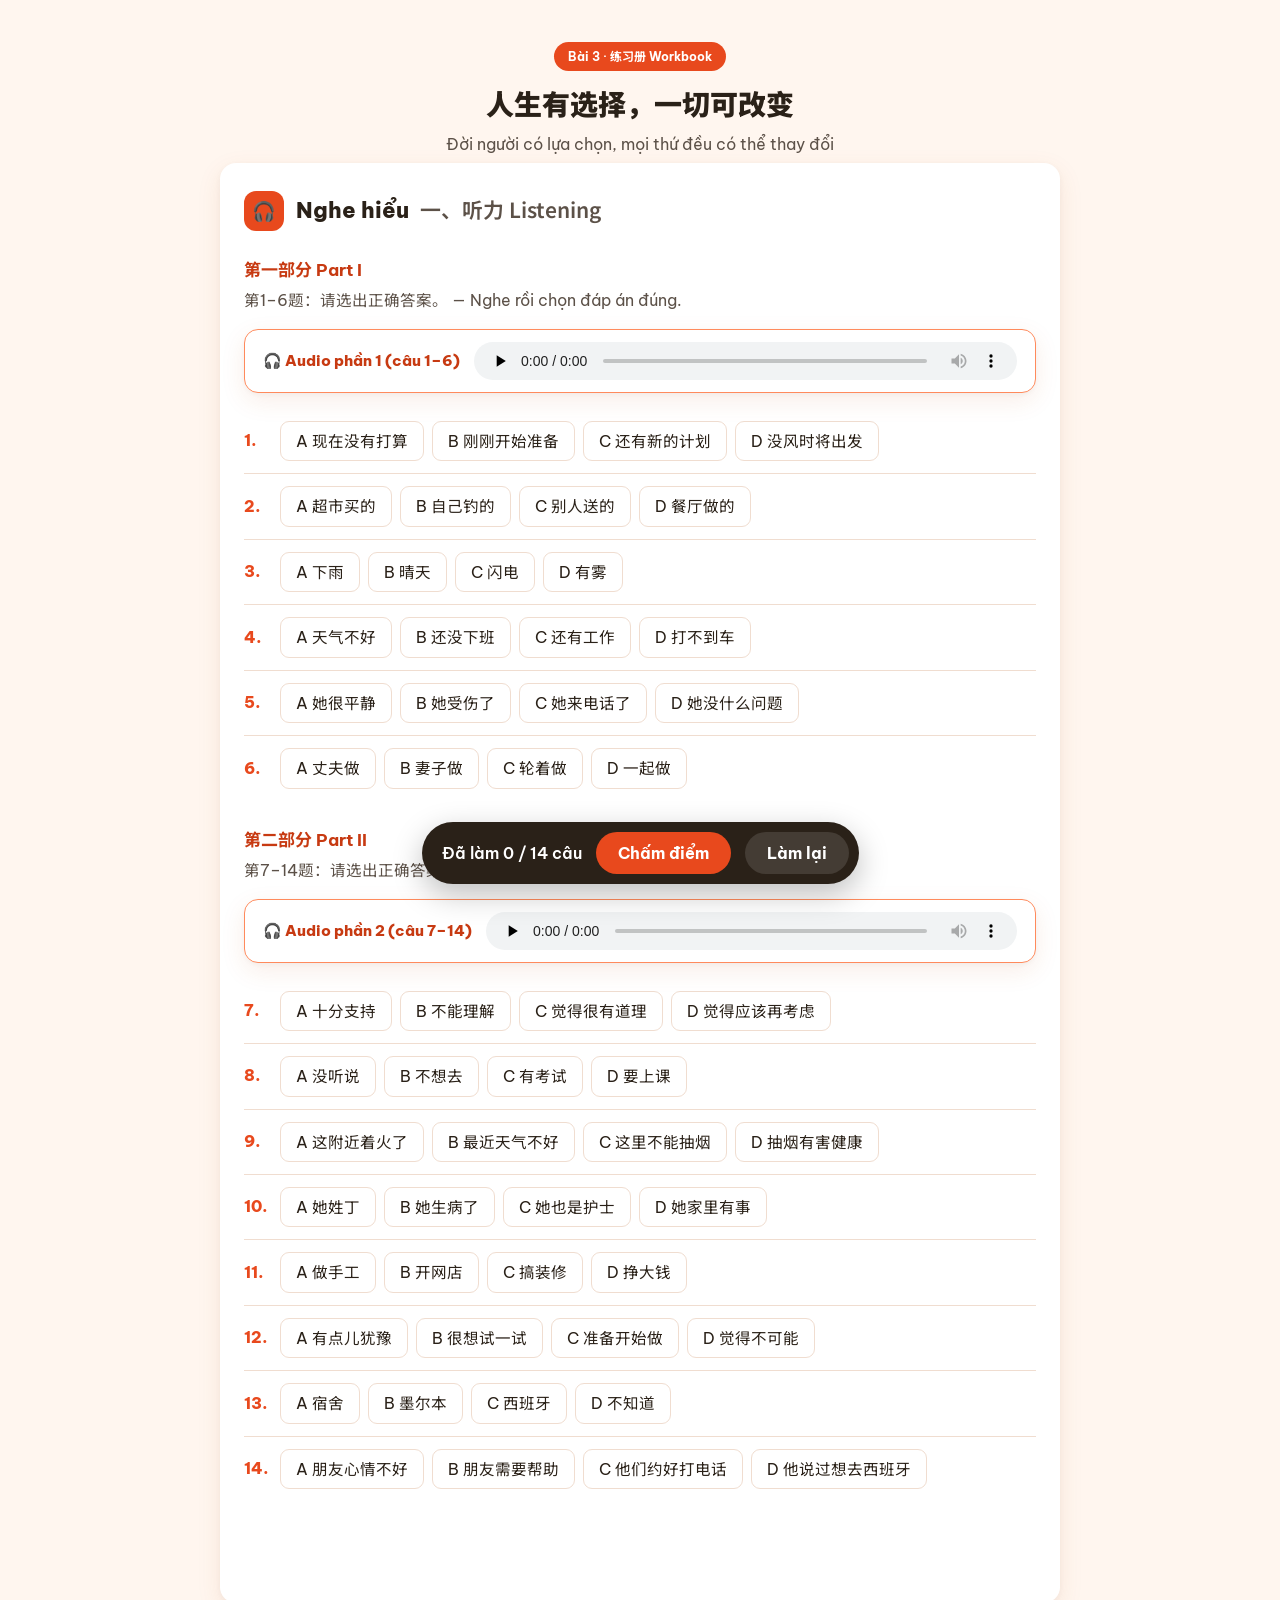
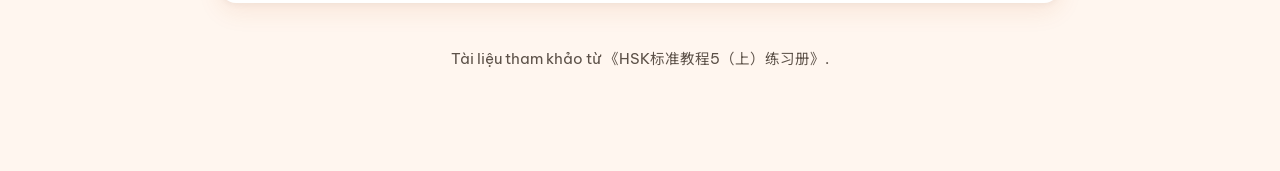
<file: bai3.html>
<!DOCTYPE html>
<html lang="vi">
<head>
<meta charset="UTF-8">
<meta name="viewport" content="width=device-width, initial-scale=1.0">
<title>Bài 3 · 人生有选择，一切可改变 | Luyện tập HSK5</title>
<link rel="preconnect" href="https://fonts.googleapis.com">
<link rel="preconnect" href="https://fonts.gstatic.com" crossorigin>
<link href="https://fonts.googleapis.com/css2?family=Noto+Sans+SC:wght@400;500;700;900&family=Be+Vietnam+Pro:wght@400;500;600;700;800&display=swap" rel="stylesheet">
<link rel="stylesheet" href="./style.css">
<script src="./quiz.js"></script>
</head>
<body class="lesson-body">

<div class="lesson-main">

  <div class="lesson-heading">
    <span class="badge">Bài 3 · 练习册 Workbook</span>
    <h1><span class="zh">人生有选择，一切可改变</span></h1>
    <p>Đời người có lựa chọn, mọi thứ đều có thể thay đổi</p>
  </div>

  <!-- ============ NGHE (Listening) ============ -->
  <section class="tab-section" data-tab="listening">
    <section class="card">
      <div class="section-head">
        <div class="icon">🎧</div>
        <h2>Nghe hiểu <span class="zh">一、听力 Listening</span></h2>
      </div>

      <!-- Part I -->
      <div class="part">
        <div class="part-title">第一部分 Part I</div>
        <div class="part-instructions">第1–6题：请选出正确答案。 — Nghe rồi chọn đáp án đúng.</div>
        <div class="audio-master">
          <span class="label">🎧 Audio phần 1 (câu 1–6)</span>
          <audio controls preload="none" src="audio/bai3/listening_1.mp3"></audio>
        </div>
        <div id="l-p1"></div>
      </div>

      <!-- Part II -->
      <div class="part">
        <div class="part-title">第二部分 Part II</div>
        <div class="part-instructions">第7–14题：请选出正确答案。 — Nghe rồi chọn đáp án đúng.</div>
        <div class="audio-master">
          <span class="label">🎧 Audio phần 2 (câu 7–14)</span>
          <audio controls preload="none" src="audio/bai3/listening_2.mp3"></audio>
        </div>
        <div id="l-p2"></div>
      </div>

      <div class="score-bar" id="l-score-bar" style="display:none;">
        <div class="score-panel">
          <span class="txt" id="l-score">0 / 14 câu</span>
          <button class="btn btn-primary" id="l-grade">Chấm điểm</button>
          <button class="btn btn-ghost" id="l-reset">Làm lại</button>
        </div>
      </div>
    </section>
  </section>

  <!-- ============ ĐỌC (Reading) ============ -->
  <section class="tab-section" data-tab="reading">
    <section class="card">
      <div class="section-head">
        <div class="icon">📖</div>
        <h2>Đọc hiểu <span class="zh">二、阅读 Reading</span></h2>
      </div>
      <p class="section-note">Chọn đáp án rồi bấm <b>“Chấm điểm”</b> ở thanh dưới cùng để tự kiểm tra.</p>

      <!-- Part I -->
      <div class="part">
        <div class="part-title">第一部分 Part I</div>
        <div class="part-instructions">第15–18题：请选出正确答案。 — Chọn từ đúng cho mỗi chỗ trống trong đoạn văn.</div>
        <div id="r-p1"></div>
      </div>

      <!-- Part II -->
      <div class="part">
        <div class="part-title">第二部分 Part II</div>
        <div class="part-instructions">第19–22题：请选出与试题内容一致的一项。 — Chọn câu đúng với nội dung đoạn văn.</div>
        <div id="r-p2"></div>
      </div>

      <!-- Part III -->
      <div class="part">
        <div class="part-title">第三部分 Part III</div>
        <div class="part-instructions">第23–28题：请选出正确答案。 — Đọc đoạn văn và chọn đáp án đúng.</div>
        <div id="r-p3"></div>
      </div>

      <div class="score-bar">
        <div class="score-panel">
          <span class="txt" id="r-score">0 / 14 câu</span>
          <button class="btn btn-primary" id="r-grade">Chấm điểm</button>
          <button class="btn btn-ghost" id="r-reset">Làm lại</button>
        </div>
      </div>
    </section>
  </section>

  <!-- ============ VIẾT (Writing) ============ -->
  <section class="tab-section" data-tab="writing">
    <section class="card">
      <div class="section-head">
        <div class="icon">✍️</div>
        <h2>Viết <span class="zh">三、书写 Writing</span></h2>
      </div>

      <!-- Part I -->
      <div class="part">
        <div class="part-title">第一部分 Part I</div>
        <div class="part-instructions">第29–31题：完成句子。 — Bấm lần lượt các từ để ghép thành câu đúng; bấm vào từ đã chọn để bỏ ra. Xong bấm "Chấm điểm".</div>
        <div class="example-box">
          例如：发表　这篇论文　什么时候　是　的<br>
          <b>→ 这篇论文是什么时候发表的？</b>
        </div>
        <div id="w-p1"></div>

        <div class="score-bar">
          <div class="score-panel">
            <span class="txt" id="w-score">0 / 3 câu</span>
            <button class="btn btn-primary" id="w-grade">Chấm điểm</button>
            <button class="btn btn-ghost" id="w-reset">Làm lại</button>
          </div>
        </div>
      </div>

      <!-- Part II -->
      <div class="part">
        <div class="part-title">第二部分 Part II</div>
        <div class="part-instructions">第32题：写短文。 — Phần này giáo viên chấm. Viết xong có thể bấm "Xem bài mẫu" để tham khảo.</div>
        <div id="w-p2"></div>
      </div>
    </section>
  </section>

  <!-- ============ TỪ VỰNG (Vocabulary game) ============ -->
  <section class="tab-section" data-tab="vocab">
    <section class="card">
      <div class="section-head">
        <div class="icon">📚</div>
        <h2>Từ vựng <span class="zh">词汇 Vocabulary</span></h2>
      </div>
      <div id="vocab-root"></div>
    </section>
  </section>

  <footer class="lesson-footer">
    Tài liệu tham khảo từ 《HSK标准教程5（上）练习册》.
  </footer>
</div>

<script>
HSK.initTabs('listening');

/* ---------------- NGHE: 2 audio, đáp án gốc trong audio/bai3/dap_an_nghe_bai3.txt ---------------- */
const lP1 = document.getElementById('l-p1');
[
  {n:1, opts:["现在没有打算","刚刚开始准备","还有新的计划","没风时将出发"]},
  {n:2, opts:["超市买的","自己钓的","别人送的","餐厅做的"]},
  {n:3, opts:["下雨","晴天","闪电","有雾"]},
  {n:4, opts:["天气不好","还没下班","还有工作","打不到车"]},
  {n:5, opts:["她很平静","她受伤了","她来电话了","她没什么问题"]},
  {n:6, opts:["丈夫做","妻子做","轮着做","一起做"]},
].forEach(item=>lP1.appendChild(HSK.listeningRow(item.n, item.opts)));

const lP2 = document.getElementById('l-p2');
[
  {n:7,  opts:["十分支持","不能理解","觉得很有道理","觉得应该再考虑"]},
  {n:8,  opts:["没听说","不想去","有考试","要上课"]},
  {n:9,  opts:["这附近着火了","最近天气不好","这里不能抽烟","抽烟有害健康"]},
  {n:10, opts:["她姓丁","她生病了","她也是护士","她家里有事"]},
  {n:11, opts:["做手工","开网店","搞装修","挣大钱"]},
  {n:12, opts:["有点儿犹豫","很想试一试","准备开始做","觉得不可能"]},
  {n:13, opts:["宿舍","墨尔本","西班牙","不知道"]},
  {n:14, opts:["朋友心情不好","朋友需要帮助","他们约好打电话","他说过想去西班牙"]},
].forEach(item=>lP2.appendChild(HSK.listeningRow(item.n, item.opts)));

window.HSK_PAGE = window.HSK_PAGE || {};
/* File đáp án mỗi dòng dạng "1C". Chưa có file thì vẫn chọn được, chỉ ẩn thanh chấm điểm. */
fetch('audio/bai3/dap_an_nghe_bai3.txt')
  .then(r => r.ok ? r.text() : Promise.reject())
  .then(text => HSK.parseAnswerKey(text))
  .catch(() => null)
  .then(answersDict => {
    window.HSK_PAGE.listening = HSK.mountListeningQuiz('.tab-section[data-tab="listening"]', answersDict, {
      questionNums: [1,2,3,4,5,6,7,8,9,10,11,12,13,14],
      scoreBarId: 'l-score-bar', scoreTxtId: 'l-score', gradeBtnId: 'l-grade', resetBtnId: 'l-reset'
    });
  });

/* ---------------- ĐỌC (tự chấm) ---------------- */
const quiz = new HSK.Quiz({scoreTxtId:'r-score', gradeBtnId:'r-grade', resetBtnId:'r-reset'});
const B = n => "<span class='blank'>"+n+"</span>";

// Part I — điền chỗ trống trong đoạn văn (15–18)
const rP1 = document.getElementById('r-p1');
const clozeBlock = quiz.mountMCQBlock(rP1, 15,
  "<p>常言道：“人贵有自知之明。”"+B(15)+"真正了解自己，才能为自己的生活与工作做一个恰当的规划，才不至于走弯路和歪路。在我们这个"+B(16)+"，每天接触的信息太多，影响我们的东西太多。所以，想获得成功，首先要有自知之明。自知，就是要认识自己、"+B(17)+"自己。把自知称之为“明”，可见自知是一个人智慧的体现。而自知之明之所以“贵”，则"+B(18)+"人是多么不容易自知。</p>",
  "", {A:"既然",B:"随着",C:"只要",D:"只有"}, "D");
quiz.appendMCQToBlock(clozeBlock, 16, "", {A:"时间",B:"时代",C:"时刻",D:"当时"}, "B");
quiz.appendMCQToBlock(clozeBlock, 17, "", {A:"知道",B:"爱护",C:"了解",D:"盼望"}, "C");
quiz.appendMCQToBlock(clozeBlock, 18, "", {A:"说明",B:"叙述",C:"告诉",D:"抱怨"}, "A");

// Part II — chọn câu đúng với nội dung (19–22)
const rP2 = document.getElementById('r-p2');
quiz.mountMCQBlock(rP2, 19,
  "傍晚是一家人最舒适的时候。干完活儿，一家人坐在一起，用电脑看看电影，或者聊聊天儿。这样的生活，是翟峰盼望已久的。以前陆地上的夜晚，他们在各自的房间，一家人没有更多的交流。",
  "", {A:"傍晚是大家干活儿的时间",B:"翟峰喜欢一家人待在一起",C:"他们目前是在陆地上生活",D:"他们一直很注重互相交流"}, "B");
quiz.mountMCQBlock(rP2, 20,
  "夫妻俩里里外外地忙碌了一天，累得腰酸背痛，话都不想说。白天各自上班见不着面，晚上回了家也难有交流。长久下去，心灵的沟通越来越少，而相互间的埋怨却越来越多。缺乏交流，爱的花朵就容易被风吹落。",
  "", {A:"缺乏沟通会导致腰酸背痛",B:"缺乏交流是因为见不着面",C:"夫妻之间的交流对婚姻很重要",D:"生活中的压力主要来自于埋怨"}, "C");
quiz.mountMCQBlock(rP2, 21,
  "据调查，虽然网络快速发展，但看电视仍然是城市居民的主要休闲活动。看电视时间与年龄有很密切的关系，按年龄组分，看电视时间的分布呈U字形，即20岁以下者和60岁以上者看电视时间长，20至40岁为最短。休息日和工作日看电视的时间差异也很大，休息日长于工作日，特别是男性，休息日看电视的时间长达2小时21分钟。",
  "", {A:"网络已经取代了电视",B:"男性比女性更爱看电视",C:"30岁的人比10岁的人看电视时间长",D:"人们在休息日比工作日看电视时间长"}, "D");
quiz.mountMCQBlock(rP2, 22,
  "临走的时候，婆婆问了丈夫一句：“路上要看的书都带了吗？”她听了，感到非常意外。这种在很多人眼里可有可无之物，在婆婆和丈夫看来是非常重要的，是必需品，要随身携带。在机场，我们看到的总是拿着手机忙着接听电话、拿着iPad浏览网页的人，生怕漏过一个其实与自己无关的信息。她先生看到这样的情景，常觉得不可思议。",
  "", {A:"婆婆要求丈夫在路上看书",B:"很多人觉得看书并不重要",C:"手机是所有现代人的必需品",D:"先生很喜欢用iPad浏览网页"}, "B");

// Part III — đoạn văn dài, mỗi đoạn 3 câu (23–25, 26–28)
const rP3 = document.getElementById('r-p3');
const IMG = (base, alt) => "<img class='passage-img' src='"+base+".webp' data-base='"+base+"' alt='"+alt+"' onerror='HSK.imgFallback(this)'>";

const block23 = quiz.mountMCQBlock(rP3, 23,
  "<span class='passage-num'>23~25.</span>" +
  "<p>“世界那么大，我想去看看。”一封只有10个字的辞职信让河南省实验中学女教师顾少强走红网络。</p>" +
  "<p>写这封辞职信的时候，顾少强其实并没有太多顾虑，更没想到会引发关注。“当时想到这句话，提笔就写了。我平时就是这个样子，有什么说什么。早知道有这么大影响，我就把字写得好看点儿了！”顾少强开着玩笑说。</p>" +
  "<p>顾少强认为，辞职只是一个简单的事情，想去看看世界也是内心的真实想法。无论如何，她都会初心不改。“我就是一个特别普通的人，只是希望按照最初的想法走下去，不因为这件事改变最初的想法。”</p>" +
  "<p>谈到辞职原因，顾少强澄清了一些猜测。担任心理教师的这些年，她得到了很多锻炼与成长，离开只是因为想选择另一种生活方式。“我挺喜欢教师这个职业，觉得当老师挺过瘾的，以后还当老师也有可能。”“不讨厌教师这份职业，辞职并非要摆脱体制束缚。”</p>" +
  "<p>“每个人都有选择自己生活方式的权利。”在她看来，生活本来简单。“我现在做的都是我想干的事，我现在想晒太阳就去晒太阳，想喝咖啡就去喝一杯，我觉得挺好的。”</p>",
  "顾少强走红网络的原因是：", {A:"她是河南人",B:"她很想当老师",C:"她的字很好看",D:"她写了一封特别的辞职信"}, "D");
quiz.appendMCQToBlock(block23, 24, "对于教师这种职业，顾少强的看法是：", {A:"很普通",B:"很无聊",C:"很有意思",D:"要求字写得好"}, "C");
quiz.appendMCQToBlock(block23, 25, "顾少强辞职的原因是：", {A:"她不喜欢当老师",B:"她觉得被体制束缚了",C:"她想有选择生活方式的自由",D:"她想去晒太阳、喝咖啡"}, "C");

const block26 = quiz.mountMCQBlock(rP3, 26,
  "<span class='passage-num'>26~28.</span>" + IMG("images/bai3/r26", "Một người đàn ông đang xem tờ báo") +
  "<p>我爱好剪剪贴贴，自认为这是我养生保健的绝招，因此长年乐此不疲。我这绝招，简单地说，就是将平时在报刊上看到的保健科普小常识剪下来，分门别类地整理到专门的剪贴本上，然后再装订起来。</p>" +
  "<p>如此剪剪贴贴我已坚持了六七年时间，装订成册的已有150多本。我这些装订成册的剪贴资料集实用性、趣味性于一体，我自认为很有保存价值。为了能存放长久一些，我用硬纸做了封面，并写上“养生保健”的书名，于是，一本本无书号、无封面设计、无价格的“三无保健书”就这样在我手中诞生了。我这些“书”随时供家人和好友翻阅，他们都说，它是最好的家庭医生。</p>" +
  "<p>退休后，我长期订阅医学科普类报纸，还有《老年文摘》《中国剪报》以及其他各种各样的报纸，其中，我特别喜欢《健康时报》。虽然各类报纸每月的订报费用占我养老金的不少一部分，但读报、剪报是我生活必不可少的内容。我年年订报，天天读报，偶尔还写点儿小文章。功夫不负有心人，几年来我有了不小的收获，总共发表稿件40余篇。</p>" +
  "<p>剪贴读报使我获得了无尽的精神享受。在这过程中，我看到有关学打太极拳的内容，于是对太极拳产生了浓厚的兴趣，并连续参加了两期培训班。现在，打太极拳成了我每天早晨必修的课程。原先我是个老病号，打了几年太极拳，我所患的胃病、肠炎均不治而愈。</p>",
  "作者最大的爱好是：", {A:"剪纸",B:"剪报",C:"写书",D:"治病"}, "B");
quiz.appendMCQToBlock(block26, 27, "关于作者，下列哪项正确？", {A:"他经常感到疲劳",B:"他出版过保健书",C:"他已经退休了",D:"他的胃病治不好"}, "C");
quiz.appendMCQToBlock(block26, 28, "最适合做上文标题的是：", {A:"三无保健书",B:"最好的家庭医生",C:"我的剪报生活",D:"我爱太极拳"}, "C");

quiz.bindButtons();

/* ---------------- VIẾT ---------------- */
// Part I — sắp xếp từ thành câu (tự chấm, bỏ qua dấu câu)
const quizW = new HSK.Quiz({scoreTxtId:'w-score', gradeBtnId:'w-grade', resetBtnId:'w-reset'});
const wP1 = document.getElementById('w-p1');
quizW.mountSentenceOrder(wP1, 29, ["我","干活儿","随时","可以","开始"], ["我随时可以开始干活儿。"]);
quizW.mountSentenceOrder(wP1, 30, ["就是","我","对","新工作的要求","待遇稳定"], ["我对新工作的要求就是待遇稳定。"]);
quizW.mountSentenceOrder(wP1, 31, ["让","感受到","雨后的彩虹","一种平静","他"], ["雨后的彩虹让他感受到一种平静。"]);
quizW.bindButtons();

// Part II — viết đoạn văn khoảng 80 chữ (giáo viên chấm)
HSK.mountEssay(document.getElementById('w-p2'), 32,
  ["撞","发愁","盼望","太太","未来"], 80,
  "Bài mẫu tham khảo:<p class='zh'><b>上个月，我开车不小心撞了别人的车，要赔不少钱。那几天我一直在发愁，晚上也睡不着觉。我太太看出了我的心事，笑着对我说：“钱没了可以再挣，人没事就好。”听了她的话，我心里轻松多了。我盼望在未来的日子里，我们能一直这样互相支持。</b></p>");

/* Cho trang index.html đọc bài làm khi bấm "Nộp và in kết quả" (listening được gán sau khi tải đáp án) */
window.HSK_PAGE.lessonId = "bai3";
window.HSK_PAGE.lessonName = "Bài 3 · 人生有选择，一切可改变";
window.HSK_PAGE.reading = quiz;
window.HSK_PAGE.writingOrder = quizW;

/* ---------------- TỪ VỰNG — 生词 Bài 3 (41 từ + 3 danh từ riêng) ---------------- */
const VOCAB_LIST = [
  {hanzi:"人生", pinyin:"rénshēng", mean:"đời người"},
  {hanzi:"工人", pinyin:"gōngrén", mean:"công nhân"},
  {hanzi:"稳定", pinyin:"wěndìng", mean:"ổn định"},
  {hanzi:"待遇", pinyin:"dàiyù", mean:"sự đãi ngộ"},
  {hanzi:"发愁", pinyin:"fā chóu", mean:"lo âu, buồn rầu"},
  {hanzi:"平静", pinyin:"píngjìng", mean:"yên ổn, yên ả"},
  {hanzi:"帆船", pinyin:"fānchuán", mean:"thuyền buồm"},
  {hanzi:"撞", pinyin:"zhuàng", mean:"đụng, đâm vào"},
  {hanzi:"艘", pinyin:"sōu", mean:"chiếc, con (lượng từ cho tàu thuyền)"},
  {hanzi:"航行", pinyin:"hángxíng", mean:"đi tàu thủy, giong thuyền"},
  {hanzi:"积蓄", pinyin:"jīxù", mean:"tiền để dành; dành dụm"},
  {hanzi:"二手", pinyin:"èrshǒu", mean:"đã qua sử dụng, second-hand"},
  {hanzi:"彩虹", pinyin:"cǎihóng", mean:"cầu vồng"},
  {hanzi:"包括", pinyin:"bāokuò", mean:"bao gồm"},
  {hanzi:"疯", pinyin:"fēng", mean:"phát điên, hóa điên"},
  {hanzi:"辞职", pinyin:"cí zhí", mean:"từ chức"},
  {hanzi:"驾驶", pinyin:"jiàshǐ", mean:"điều khiển"},
  {hanzi:"轮流", pinyin:"lúnliú", mean:"luân phiên"},
  {hanzi:"钓", pinyin:"diào", mean:"câu (cá)"},
  {hanzi:"顿", pinyin:"dùn", mean:"bữa (lượng từ)"},
  {hanzi:"海鲜", pinyin:"hǎixiān", mean:"hải sản"},
  {hanzi:"傍晚", pinyin:"bàngwǎn", mean:"hoàng hôn, lúc chạng vạng"},
  {hanzi:"舒适", pinyin:"shūshì", mean:"dễ chịu, thoải mái"},
  {hanzi:"干活儿", pinyin:"gàn huór", mean:"làm việc"},
  {hanzi:"盼望", pinyin:"pànwàng", mean:"trông mong, mong mỏi"},
  {hanzi:"陆地", pinyin:"lùdì", mean:"đất liền"},
  {hanzi:"各自", pinyin:"gèzì", mean:"từng người, riêng mình, mỗi"},
  {hanzi:"勿", pinyin:"wù", mean:"chớ, đừng"},
  {hanzi:"时刻", pinyin:"shíkè", mean:"thời khắc, thời gian"},
  {hanzi:"着火", pinyin:"zháo huǒ", mean:"bốc cháy, cháy"},
  {hanzi:"漏", pinyin:"lòu", mean:"chảy, rỉ"},
  {hanzi:"雷", pinyin:"léi", mean:"sấm"},
  {hanzi:"随时", pinyin:"suíshí", mean:"bất cứ lúc nào"},
  {hanzi:"闪电", pinyin:"shǎndiàn", mean:"chớp"},
  {hanzi:"击", pinyin:"jī", mean:"đánh"},
  {hanzi:"拥抱", pinyin:"yōngbào", mean:"ôm chặt"},
  {hanzi:"海里", pinyin:"hǎilǐ", mean:"hải lý"},
  {hanzi:"台阶", pinyin:"táijiē", mean:"bậc thềm"},
  {hanzi:"未来", pinyin:"wèilái", mean:"tương lai"},
  {hanzi:"太太", pinyin:"tàitai", mean:"vợ"},
  {hanzi:"时代", pinyin:"shídài", mean:"thời đại"},
  {hanzi:"翟峰", pinyin:"Zhái Fēng", mean:"Trác Phong (tên người)"},
  {hanzi:"澳洲", pinyin:"Àozhōu", mean:"Úc"},
  {hanzi:"新西兰", pinyin:"Xīnxīlán", mean:"New Zealand, Tân Tây Lan"}
];
HSK.mountVocabGame('#vocab-root', VOCAB_LIST, { lessonId: "bai3" });
</script>
</body>
</html>
</file>
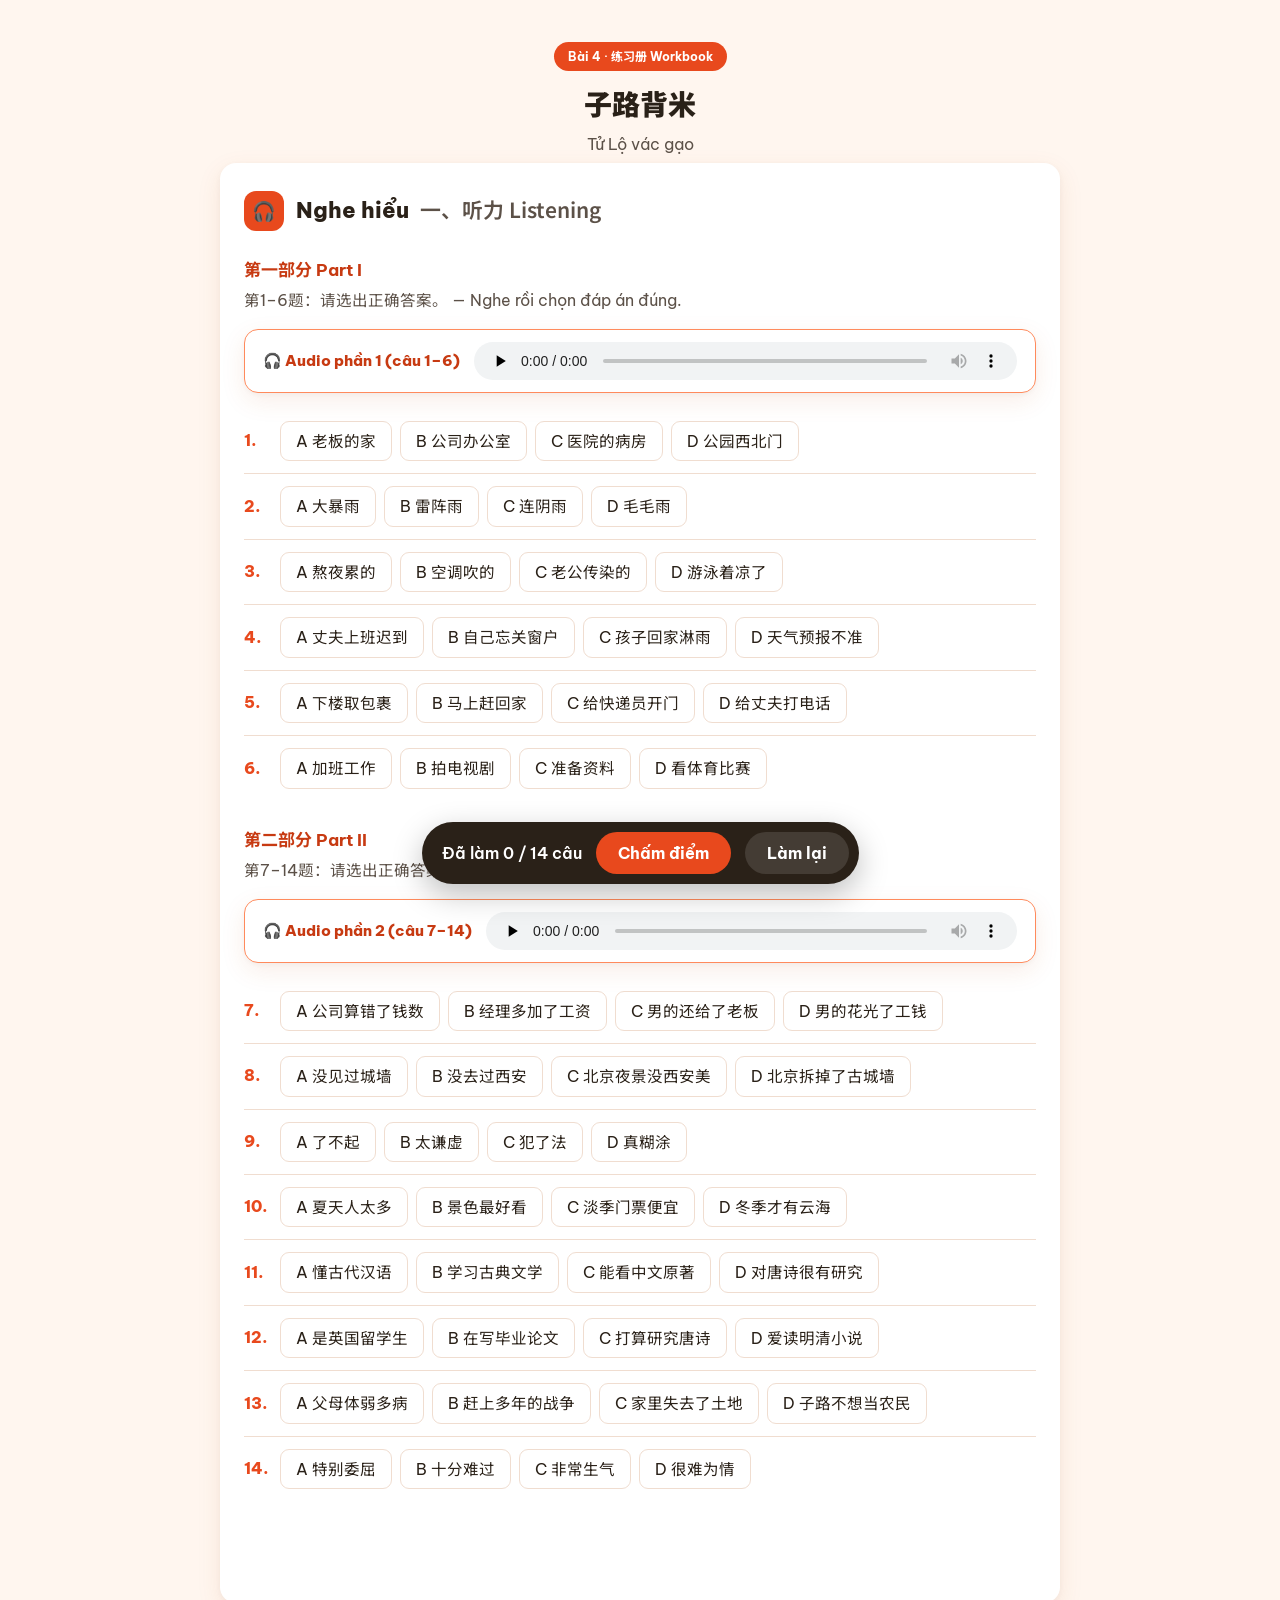
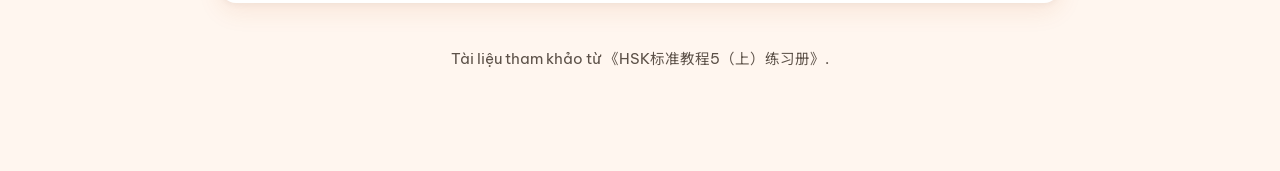
<file: bai4.html>
<!DOCTYPE html>
<html lang="vi">
<head>
<meta charset="UTF-8">
<meta name="viewport" content="width=device-width, initial-scale=1.0">
<title>Bài 4 · 子路背米 | Luyện tập HSK5</title>
<link rel="preconnect" href="https://fonts.googleapis.com">
<link rel="preconnect" href="https://fonts.gstatic.com" crossorigin>
<link href="https://fonts.googleapis.com/css2?family=Noto+Sans+SC:wght@400;500;700;900&family=Be+Vietnam+Pro:wght@400;500;600;700;800&display=swap" rel="stylesheet">
<link rel="stylesheet" href="./style.css">
<script src="./quiz.js"></script>
</head>
<body class="lesson-body">

<div class="lesson-main">

  <div class="lesson-heading">
    <span class="badge">Bài 4 · 练习册 Workbook</span>
    <h1><span class="zh">子路背米</span></h1>
    <p>Tử Lộ vác gạo</p>
  </div>

  <!-- ============ NGHE (Listening) ============ -->
  <section class="tab-section" data-tab="listening">
    <section class="card">
      <div class="section-head">
        <div class="icon">🎧</div>
        <h2>Nghe hiểu <span class="zh">一、听力 Listening</span></h2>
      </div>

      <!-- Part I -->
      <div class="part">
        <div class="part-title">第一部分 Part I</div>
        <div class="part-instructions">第1–6题：请选出正确答案。 — Nghe rồi chọn đáp án đúng.</div>
        <div class="audio-master">
          <span class="label">🎧 Audio phần 1 (câu 1–6)</span>
          <audio controls preload="none" src="audio/bai4/listening_1.mp3"></audio>
        </div>
        <div id="l-p1"></div>
      </div>

      <!-- Part II -->
      <div class="part">
        <div class="part-title">第二部分 Part II</div>
        <div class="part-instructions">第7–14题：请选出正确答案。 — Nghe rồi chọn đáp án đúng.</div>
        <div class="audio-master">
          <span class="label">🎧 Audio phần 2 (câu 7–14)</span>
          <audio controls preload="none" src="audio/bai4/listening_2.mp3"></audio>
        </div>
        <div id="l-p2"></div>
      </div>

      <div class="score-bar" id="l-score-bar" style="display:none;">
        <div class="score-panel">
          <span class="txt" id="l-score">0 / 14 câu</span>
          <button class="btn btn-primary" id="l-grade">Chấm điểm</button>
          <button class="btn btn-ghost" id="l-reset">Làm lại</button>
        </div>
      </div>
    </section>
  </section>

  <!-- ============ ĐỌC (Reading) ============ -->
  <section class="tab-section" data-tab="reading">
    <section class="card">
      <div class="section-head">
        <div class="icon">📖</div>
        <h2>Đọc hiểu <span class="zh">二、阅读 Reading</span></h2>
      </div>
      <p class="section-note">Chọn đáp án rồi bấm <b>“Chấm điểm”</b> ở thanh dưới cùng để tự kiểm tra.</p>

      <!-- Part I -->
      <div class="part">
        <div class="part-title">第一部分 Part I</div>
        <div class="part-instructions">第15–18题：请选出正确答案。 — Chọn từ đúng cho mỗi chỗ trống trong đoạn văn.</div>
        <div id="r-p1"></div>
      </div>

      <!-- Part II -->
      <div class="part">
        <div class="part-title">第二部分 Part II</div>
        <div class="part-instructions">第19–22题：请选出与试题内容一致的一项。 — Chọn câu đúng với nội dung đoạn văn.</div>
        <div id="r-p2"></div>
      </div>

      <!-- Part III -->
      <div class="part">
        <div class="part-title">第三部分 Part III</div>
        <div class="part-instructions">第23–28题：请选出正确答案。 — Đọc đoạn văn và chọn đáp án đúng.</div>
        <div id="r-p3"></div>
      </div>

      <div class="score-bar">
        <div class="score-panel">
          <span class="txt" id="r-score">0 / 14 câu</span>
          <button class="btn btn-primary" id="r-grade">Chấm điểm</button>
          <button class="btn btn-ghost" id="r-reset">Làm lại</button>
        </div>
      </div>
    </section>
  </section>

  <!-- ============ VIẾT (Writing) ============ -->
  <section class="tab-section" data-tab="writing">
    <section class="card">
      <div class="section-head">
        <div class="icon">✍️</div>
        <h2>Viết <span class="zh">三、书写 Writing</span></h2>
      </div>

      <!-- Part I -->
      <div class="part">
        <div class="part-title">第一部分 Part I</div>
        <div class="part-instructions">第29–31题：完成句子。 — Bấm lần lượt các từ để ghép thành câu đúng; bấm vào từ đã chọn để bỏ ra. Xong bấm "Chấm điểm".</div>
        <div class="example-box">
          例如：发表　这篇论文　什么时候　是　的<br>
          <b>→ 这篇论文是什么时候发表的？</b>
        </div>
        <div id="w-p1"></div>

        <div class="score-bar">
          <div class="score-panel">
            <span class="txt" id="w-score">0 / 3 câu</span>
            <button class="btn btn-primary" id="w-grade">Chấm điểm</button>
            <button class="btn btn-ghost" id="w-reset">Làm lại</button>
          </div>
        </div>
      </div>

      <!-- Part II -->
      <div class="part">
        <div class="part-title">第二部分 Part II</div>
        <div class="part-instructions">第32题：写短文。 — Phần này giáo viên chấm. Viết xong có thể bấm "Xem bài mẫu" để tham khảo.</div>
        <div id="w-p2"></div>
      </div>
    </section>
  </section>

  <!-- ============ TỪ VỰNG (Vocabulary game) ============ -->
  <section class="tab-section" data-tab="vocab">
    <section class="card">
      <div class="section-head">
        <div class="icon">📚</div>
        <h2>Từ vựng <span class="zh">词汇 Vocabulary</span></h2>
      </div>
      <div id="vocab-root"></div>
    </section>
  </section>

  <footer class="lesson-footer">
    Tài liệu tham khảo từ 《HSK标准教程5（上）练习册》.
  </footer>
</div>

<script>
HSK.initTabs('listening');

/* ---------------- NGHE: 2 audio, đáp án gốc trong audio/bai4/dap_an_nghe_bai4.txt ---------------- */
const lP1 = document.getElementById('l-p1');
[
  {n:1, opts:["老板的家","公司办公室","医院的病房","公园西北门"]},
  {n:2, opts:["大暴雨","雷阵雨","连阴雨","毛毛雨"]},
  {n:3, opts:["熬夜累的","空调吹的","老公传染的","游泳着凉了"]},
  {n:4, opts:["丈夫上班迟到","自己忘关窗户","孩子回家淋雨","天气预报不准"]},
  {n:5, opts:["下楼取包裹","马上赶回家","给快递员开门","给丈夫打电话"]},
  {n:6, opts:["加班工作","拍电视剧","准备资料","看体育比赛"]},
].forEach(item=>lP1.appendChild(HSK.listeningRow(item.n, item.opts)));

const lP2 = document.getElementById('l-p2');
[
  {n:7,  opts:["公司算错了钱数","经理多加了工资","男的还给了老板","男的花光了工钱"]},
  {n:8,  opts:["没见过城墙","没去过西安","北京夜景没西安美","北京拆掉了古城墙"]},
  {n:9,  opts:["了不起","太谦虚","犯了法","真糊涂"]},
  {n:10, opts:["夏天人太多","景色最好看","淡季门票便宜","冬季才有云海"]},
  {n:11, opts:["懂古代汉语","学习古典文学","能看中文原著","对唐诗很有研究"]},
  {n:12, opts:["是英国留学生","在写毕业论文","打算研究唐诗","爱读明清小说"]},
  {n:13, opts:["父母体弱多病","赶上多年的战争","家里失去了土地","子路不想当农民"]},
  {n:14, opts:["特别委屈","十分难过","非常生气","很难为情"]},
].forEach(item=>lP2.appendChild(HSK.listeningRow(item.n, item.opts)));

window.HSK_PAGE = window.HSK_PAGE || {};
/* File đáp án mỗi dòng dạng "1C". Chưa có file thì vẫn chọn được, chỉ ẩn thanh chấm điểm. */
fetch('audio/bai4/dap_an_nghe_bai4.txt')
  .then(r => r.ok ? r.text() : Promise.reject())
  .then(text => HSK.parseAnswerKey(text))
  .catch(() => null)
  .then(answersDict => {
    window.HSK_PAGE.listening = HSK.mountListeningQuiz('.tab-section[data-tab="listening"]', answersDict, {
      questionNums: [1,2,3,4,5,6,7,8,9,10,11,12,13,14],
      scoreBarId: 'l-score-bar', scoreTxtId: 'l-score', gradeBtnId: 'l-grade', resetBtnId: 'l-reset'
    });
  });

/* ---------------- ĐỌC (tự chấm) ---------------- */
const quiz = new HSK.Quiz({scoreTxtId:'r-score', gradeBtnId:'r-grade', resetBtnId:'r-reset'});
const B = n => "<span class='blank'>"+n+"</span>";

// Part I — điền chỗ trống trong đoạn văn (15–18)
const rP1 = document.getElementById('r-p1');
const clozeBlock = quiz.mountMCQBlock(rP1, 15,
  "<p>父母的言传身教在很大程度上影响着孩子锻炼习惯的养成。家庭体育活动既是学校体育活动的延续和补充，又是孩子"+B(15)+"课余时间的重要方式。体育活动不仅可以促进父母与孩子的交流，还能使家庭更快乐、更和谐、更幸福。</p>" +
  "<p>全家人一起参加体育活动，通过各种游戏或运动"+B(16)+"运动中各种规则的约束，孩子更易养成遵守规则、尊重他人、公平竞争等"+B(17)+"，并将其带到日常行为中。</p>" +
  "<p>与父母一起参加体育运动还可以起到良性互动的作用。比如父母与孩子一起爬山、游泳或滑雪，不仅能使孩子身体得到锻炼，还能培养其"+B(18)+"。</p>",
  "", {A:"抓紧",B:"浪费",C:"度过",D:"节省"}, "C");
quiz.appendMCQToBlock(clozeBlock, 16, "", {A:"并且",B:"以及",C:"另外",D:"甚至"}, "B");
quiz.appendMCQToBlock(clozeBlock, 17, "", {A:"特点",B:"能力",C:"脾气",D:"习惯"}, "D");
quiz.appendMCQToBlock(clozeBlock, 18, "", {A:"勤俭节约的思想",B:"自食其力的能力",C:"战胜困难的精神",D:"对家庭的责任感"}, "C");

// Part II — chọn câu đúng với nội dung (19–22)
const rP2 = document.getElementById('r-p2');
quiz.mountMCQBlock(rP2, 19,
  "半年后，子路要回家了。子路路过镇上，买了一袋米、一块肉、两条鱼，背在后背上。天气非常寒冷，雪地很滑，子路不小心滑了一下，背上的米袋差点儿都被甩出去。他顶着大雪往前走，扶着米袋的双手冻得不行，就停下来暖暖，再继续赶路。",
  "", {A:"子路冒着大雪赶回了家",B:"子路冻得甩掉了鱼和肉",C:"雪地太滑所以子路摔倒了",D:"子路买的东西多得背不动"}, "A");
quiz.mountMCQBlock(rP2, 20,
  "心理学家教会了一只名叫“猎人”的牧羊犬很多英文单词。这意味着，狗对人类语言的理解能力超过人类想象。“猎人”所掌握的1000多个单词里包括“飞盘”“篮球”和“毛绒玩具”等。同时它还能根据作用和功能对这些单词进行分类，这与3岁儿童的能力是一样的。",
  "", {A:"“猎人”喜欢玩毛绒玩具",B:"“猎人”的智力不如3岁儿童",C:"“猎人”是最理解人类语言的狗",D:"“猎人”会的单词比我们想象的多"}, "D");
quiz.mountMCQBlock(rP2, 21,
  "在中国历史上，许多朝代都曾经修建、扩建过长城。保存至今的秦长城已不多见，现在人们看到的大多是明长城。秦始皇时期修建的长城比明长城更靠北，并且大多是用土筑成的。在内蒙古包头一带，人们还可以看到保存较为完整的一段秦长城。",
  "", {A:"明长城修建在秦长城的北面",B:"长城主要修建于秦代和明代",C:"秦代修建长城时多用土筑成",D:"秦长城仅在内蒙古包头一带"}, "C");
quiz.mountMCQBlock(rP2, 22,
  "唐太宗李世民改进科举考试，使大批有德有才的人当上官，为国家出力。他还努力减轻百姓的负担，发展农业生产，使百姓生活有了很大改善。他在位时，唐朝成为一个空前繁荣富强的国家，这一时期被后人称为“贞观之治”。",
  "", {A:"李世民不重视发展农业生产",B:"百姓们纷纷要求减轻生活负担",C:"通过考试，李世民挑选了很多人才",D:"“贞观之治”是中国社会最繁荣的时期"}, "C");

// Part III — đoạn văn dài, mỗi đoạn 3 câu (23–25, 26–28)
const rP3 = document.getElementById('r-p3');
const IMG = (base, alt) => "<img class='passage-img' src='"+base+".webp' data-base='"+base+"' alt='"+alt+"' onerror='HSK.imgFallback(this)'>";

const block23 = quiz.mountMCQBlock(rP3, 23,
  "<span class='passage-num'>23~25.</span>" + IMG("images/bai4/r23", "Chân dung Khổng Tử") +
  "<p>在一个炎热的夏日，孔子乘坐马车去往齐国。忽然，从车窗外传来哗哗的水声。孔子说：“天气说变就变。听，山那边下起了雷阵雨，快停车！”</p>" +
  "<p>随行的一位学生仔细听了听，说：“这是山那边海浪拍打岸边岩石的声音，我是南方人，很熟悉这种声音。”孔子一听是海，非常好奇，因为他从来没见过海。于是，就带着学生们爬上山顶，去看大海究竟是什么样子。望着无边无际的大海，孔子感慨地说：“大海真辽阔呀！做人就应该像大海一样，有辽阔的胸怀呀！”</p>" +
  "<p>过了一会儿，孔子觉得口渴，这个时候，正巧有一位渔民挑着一桶水走了过来。于是，孔子便走上前去，很客气地要水喝。渔民舀了一瓢清水，递给了孔子。孔子喝过水后，说：“这海水真好喝啊！甘甜清凉。”渔民听后，忍不住笑道：“海水又咸又苦，怎么能喝呢？你们可真是书呆子，连这点儿常识都不懂。”</p>" +
  "<p>一位学生听渔民这么说，非常生气地说：“你真不知天高地厚，你知道这是谁吗？他可是大名鼎鼎的孔夫子。”</p>" +
  "<p>“孔夫子怎么啦？孔夫子也不见得样样都懂，刚才他不是想用海水解渴吗？海水是苦的，根本不能喝。我给他的可是清水。”渔民答道。</p>" +
  "<p>孔子听了，觉得非常惭愧，他沉思了一会儿，很诚恳地对学生们说：“以前，我对你们讲‘有些人一生下来就知道一些事情’，这话是不对的，很多事我也要学习，我们千万不能不懂装懂啊！”</p>",
  "在路上孔子听到的是什么声音：", {A:"雨声",B:"雷声",C:"海浪声",D:"岩石滚落声"}, "C");
quiz.appendMCQToBlock(block23, 24, "那位渔民笑话孔子什么？", {A:"喝水的样子",B:"自以为很了不起",C:"书读得太少",D:"不知海水是咸的"}, "D");
quiz.appendMCQToBlock(block23, 25, "孔子为什么觉得非常惭愧？", {A:"做错事却不改",B:"学生太骄傲了",C:"自己看不起渔夫",D:"自己也有不懂的事"}, "D");

const block26 = quiz.mountMCQBlock(rP3, 26,
  "<span class='passage-num'>26~28.</span>" +
  "<p>有个很有钱的大款，他的母亲老了，牙齿全坏掉了，于是他开车带着母亲去镶牙。一进牙科诊所，医生就建议他们镶贵一点儿的好牙，可母亲却要了最便宜的那种。医生不甘心，他一边看着大款儿子，一边耐心地讲解比较好牙与差牙的不同，想让儿子给母亲买好的。可是令医生非常失望的是，这个看起来很有钱的儿子却无动于衷，只顾着自己打电话，根本就不理他。医生没办法，同意了母亲的要求。这时，母亲颤颤悠悠地从口袋里掏出一个布包，一层一层打开，拿出钱交了押金，约好一周后再来镶牙。</p>" +
  "<p>两人走后，诊所里的人就开始大骂这个大款儿子，说他穿的是名牌，用的是很贵的手机，可却不舍得花钱给母亲装一副好牙。没想到，正当他们气愤地议论时，大款儿子又回来了。他说：“医生，麻烦您给我母亲镶最好的烤瓷牙，费用我来出，多少钱都无所谓。不过您千万不要告诉她实情，我母亲是个非常节俭的人，我不想让她不高兴。”</p>" +
  "<p>孝敬父母要注意方式，应该让父母踏踏实实地按他们的习惯行事，做子女的要知道怎么才能让他们高兴，不要把自己的方式强加给他们。如果想要特别关照，一定要用心，不要让他们识破，否则好心反而会让他们不高兴。</p>",
  "母亲为什么要去医院？", {A:"她生了重病",B:"她的儿子病了",C:"她要装假牙",D:"她要预约看病"}, "C");
quiz.appendMCQToBlock(block26, 27, "儿子开始为什么不理医生？", {A:"他要抽烟",B:"他要打电话",C:"他舍不得为母亲花钱",D:"他不想让母亲发现实情"}, "D");
quiz.appendMCQToBlock(block26, 28, "上文主要谈的是：", {A:"老人需要假牙",B:"大款儿子不孝顺",C:"什么是真正的孝顺",D:"好心反而会办坏事"}, "C");

quiz.bindButtons();

/* ---------------- VIẾT ---------------- */
// Part I — sắp xếp từ thành câu (tự chấm, bỏ qua dấu câu)
const quizW = new HSK.Quiz({scoreTxtId:'w-score', gradeBtnId:'w-grade', resetBtnId:'w-reset'});
const wP1 = document.getElementById('w-p1');
quizW.mountSentenceOrder(wP1, 29, ["让她","坏脾气","不少委屈","我的","受了"], ["我的坏脾气让她受了不少委屈。"]);
quizW.mountSentenceOrder(wP1, 30, ["网上阅读的人","喜欢","8%","只","占到"], ["喜欢网上阅读的人只占到8%。"]);
quizW.mountSentenceOrder(wP1, 31, ["近千年的","在中国","这是个","民间故事","流传了"], ["这是个在中国流传了近千年的民间故事。"]);
quizW.bindButtons();

// Part II — viết đoạn văn khoảng 80 chữ (giáo viên chấm)
HSK.mountEssay(document.getElementById('w-p2'), 32,
  ["孝顺","惭愧","满足","决心","成就"], 80,
  "Bài mẫu tham khảo:<p class='zh'><b>工作以后，我取得了一些成就，可是因为太忙，很少回家看父母。上个月回家，我发现他们老了很多，心里非常惭愧。其实父母不需要我买很贵的东西，只要我常回家陪他们吃顿饭、聊聊天，他们就很满足了。我下定决心，以后一定要好好孝顺他们。</b></p>");

/* Cho trang index.html đọc bài làm khi bấm "Nộp và in kết quả" (listening được gán sau khi tải đáp án) */
window.HSK_PAGE.lessonId = "bai4";
window.HSK_PAGE.lessonName = "Bài 4 · 子路背米";
window.HSK_PAGE.reading = quiz;
window.HSK_PAGE.writingOrder = quizW;

/* ---------------- TỪ VỰNG — 生词 Bài 4 (40 từ + 4 danh từ riêng) ---------------- */
const VOCAB_LIST = [
  {hanzi:"背", pinyin:"bēi", mean:"vác, cõng"},
  {hanzi:"从前", pinyin:"cóngqián", mean:"trước đây, ngày xưa"},
  {hanzi:"时期", pinyin:"shíqī", mean:"thời kỳ"},
  {hanzi:"流传", pinyin:"liúchuán", mean:"lưu truyền"},
  {hanzi:"至今", pinyin:"zhìjīn", mean:"đến nay, đến bây giờ"},
  {hanzi:"孝敬", pinyin:"xiàojìng", mean:"hiếu kính"},
  {hanzi:"农民", pinyin:"nóngmín", mean:"nông dân"},
  {hanzi:"战争", pinyin:"zhànzhēng", mean:"chiến tranh"},
  {hanzi:"满足", pinyin:"mǎnzú", mean:"thỏa mãn, cảm thấy hài lòng"},
  {hanzi:"惭愧", pinyin:"cánkuì", mean:"hổ thẹn"},
  {hanzi:"决心", pinyin:"juéxīn", mean:"quyết tâm; sự quyết tâm"},
  {hanzi:"委屈", pinyin:"wěiqu", mean:"để ai chịu thiệt thòi; tủi thân"},
  {hanzi:"打听", pinyin:"dǎting", mean:"hỏi thăm, nghe ngóng"},
  {hanzi:"主人", pinyin:"zhǔrén", mean:"người chủ"},
  {hanzi:"结实", pinyin:"jiēshi", mean:"cường tráng, khỏe mạnh"},
  {hanzi:"勤奋", pinyin:"qínfèn", mean:"siêng năng, cần cù"},
  {hanzi:"银（子）", pinyin:"yín(zi)", mean:"bạc"},
  {hanzi:"老实", pinyin:"lǎoshi", mean:"trung thực, thật thà"},
  {hanzi:"镇", pinyin:"zhèn", mean:"thị trấn"},
  {hanzi:"后背", pinyin:"hòubèi", mean:"lưng (người)"},
  {hanzi:"滑", pinyin:"huá", mean:"trơn; trượt"},
  {hanzi:"甩", pinyin:"shuǎi", mean:"vung, quăng, ném"},
  {hanzi:"顶", pinyin:"dǐng", mean:"đi ngược"},
  {hanzi:"扶", pinyin:"fú", mean:"đỡ, vịn"},
  {hanzi:"不行", pinyin:"bùxíng", mean:"ghê gớm, kinh khủng, cực kỳ (chỉ mức độ)"},
  {hanzi:"团圆", pinyin:"tuányuán", mean:"sum họp, đoàn tụ"},
  {hanzi:"去世", pinyin:"qùshì", mean:"qua đời, từ trần"},
  {hanzi:"国君", pinyin:"guójūn", mean:"vua"},
  {hanzi:"本领", pinyin:"běnlǐng", mean:"bản lĩnh, năng lực"},
  {hanzi:"人才", pinyin:"réncái", mean:"người có tài"},
  {hanzi:"官", pinyin:"guān", mean:"quan"},
  {hanzi:"物质", pinyin:"wùzhì", mean:"vật chất"},
  {hanzi:"反而", pinyin:"fǎn'ér", mean:"trái lại, ngược lại"},
  {hanzi:"诚恳", pinyin:"chéngkěn", mean:"thành khẩn"},
  {hanzi:"成就", pinyin:"chéngjiù", mean:"thành tựu, thành quả"},
  {hanzi:"古代", pinyin:"gǔdài", mean:"ngày xưa"},
  {hanzi:"孝顺", pinyin:"xiàoshùn", mean:"hiếu thảo; thể hiện lòng hiếu thảo"},
  {hanzi:"美德", pinyin:"měidé", mean:"phẩm chất tốt"},
  {hanzi:"占", pinyin:"zhàn", mean:"chiếm, giữ"},
  {hanzi:"食物", pinyin:"shíwù", mean:"thức ăn"},
  {hanzi:"子路", pinyin:"Zǐlù", mean:"Tử Lộ (học trò của Khổng Tử)"},
  {hanzi:"春秋", pinyin:"Chūnqiū", mean:"thời Xuân Thu (770–476 TCN)"},
  {hanzi:"孔子", pinyin:"Kǒngzǐ", mean:"Khổng Tử"},
  {hanzi:"楚国", pinyin:"Chǔguó", mean:"nước Sở"}
];
HSK.mountVocabGame('#vocab-root', VOCAB_LIST, { lessonId: "bai4" });
</script>
</body>
</html>
</file>
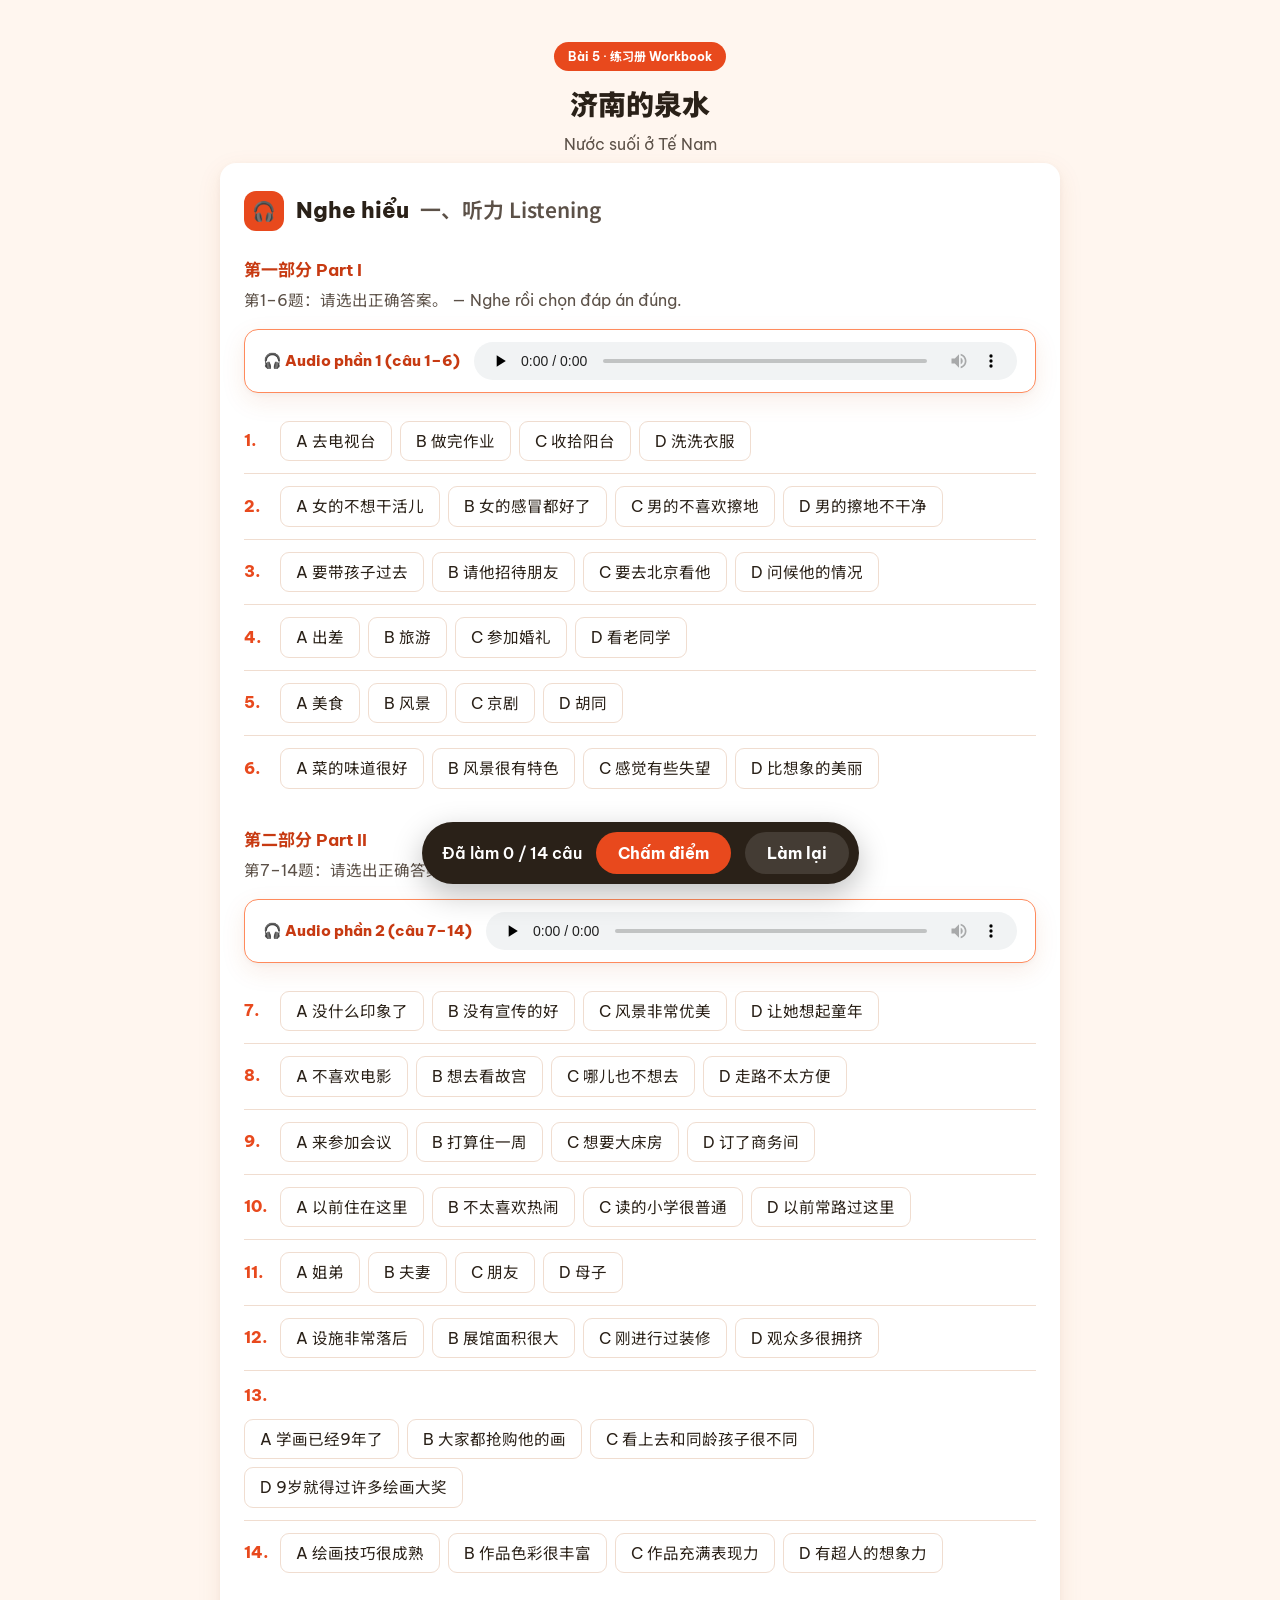
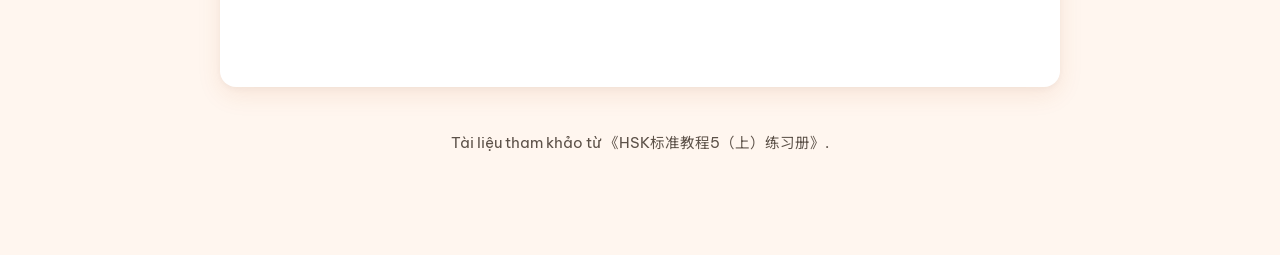
<file: bai5.html>
<!DOCTYPE html>
<html lang="vi">
<head>
<meta charset="UTF-8">
<meta name="viewport" content="width=device-width, initial-scale=1.0">
<title>Bài 5 · 济南的泉水 | Luyện tập HSK5</title>
<link rel="preconnect" href="https://fonts.googleapis.com">
<link rel="preconnect" href="https://fonts.gstatic.com" crossorigin>
<link href="https://fonts.googleapis.com/css2?family=Noto+Sans+SC:wght@400;500;700;900&family=Be+Vietnam+Pro:wght@400;500;600;700;800&display=swap" rel="stylesheet">
<link rel="stylesheet" href="./style.css">
<script src="./quiz.js"></script>
</head>
<body class="lesson-body">

<div class="lesson-main">

  <div class="lesson-heading">
    <span class="badge">Bài 5 · 练习册 Workbook</span>
    <h1><span class="zh">济南的泉水</span></h1>
    <p>Nước suối ở Tế Nam</p>
  </div>

  <!-- ============ NGHE (Listening) ============ -->
  <section class="tab-section" data-tab="listening">
    <section class="card">
      <div class="section-head">
        <div class="icon">🎧</div>
        <h2>Nghe hiểu <span class="zh">一、听力 Listening</span></h2>
      </div>

      <!-- Part I -->
      <div class="part">
        <div class="part-title">第一部分 Part I</div>
        <div class="part-instructions">第1–6题：请选出正确答案。 — Nghe rồi chọn đáp án đúng.</div>
        <div class="audio-master">
          <span class="label">🎧 Audio phần 1 (câu 1–6)</span>
          <audio controls preload="none" src="audio/bai5/listening_1.mp3"></audio>
        </div>
        <div id="l-p1"></div>
      </div>

      <!-- Part II -->
      <div class="part">
        <div class="part-title">第二部分 Part II</div>
        <div class="part-instructions">第7–14题：请选出正确答案。 — Nghe rồi chọn đáp án đúng.</div>
        <div class="audio-master">
          <span class="label">🎧 Audio phần 2 (câu 7–14)</span>
          <audio controls preload="none" src="audio/bai5/listening_2.mp3"></audio>
        </div>
        <div id="l-p2"></div>
      </div>

      <div class="score-bar" id="l-score-bar" style="display:none;">
        <div class="score-panel">
          <span class="txt" id="l-score">0 / 14 câu</span>
          <button class="btn btn-primary" id="l-grade">Chấm điểm</button>
          <button class="btn btn-ghost" id="l-reset">Làm lại</button>
        </div>
      </div>
    </section>
  </section>

  <!-- ============ ĐỌC (Reading) ============ -->
  <section class="tab-section" data-tab="reading">
    <section class="card">
      <div class="section-head">
        <div class="icon">📖</div>
        <h2>Đọc hiểu <span class="zh">二、阅读 Reading</span></h2>
      </div>
      <p class="section-note">Chọn đáp án rồi bấm <b>“Chấm điểm”</b> ở thanh dưới cùng để tự kiểm tra.</p>

      <!-- Part I -->
      <div class="part">
        <div class="part-title">第一部分 Part I</div>
        <div class="part-instructions">第15–18题：请选出正确答案。 — Chọn từ đúng cho mỗi chỗ trống trong đoạn văn.</div>
        <div id="r-p1"></div>
      </div>

      <!-- Part II -->
      <div class="part">
        <div class="part-title">第二部分 Part II</div>
        <div class="part-instructions">第19–22题：请选出与试题内容一致的一项。 — Chọn câu đúng với nội dung đoạn văn.</div>
        <div id="r-p2"></div>
      </div>

      <!-- Part III -->
      <div class="part">
        <div class="part-title">第三部分 Part III</div>
        <div class="part-instructions">第23–28题：请选出正确答案。 — Đọc đoạn văn và chọn đáp án đúng.</div>
        <div id="r-p3"></div>
      </div>

      <div class="score-bar">
        <div class="score-panel">
          <span class="txt" id="r-score">0 / 14 câu</span>
          <button class="btn btn-primary" id="r-grade">Chấm điểm</button>
          <button class="btn btn-ghost" id="r-reset">Làm lại</button>
        </div>
      </div>
    </section>
  </section>

  <!-- ============ VIẾT (Writing) ============ -->
  <section class="tab-section" data-tab="writing">
    <section class="card">
      <div class="section-head">
        <div class="icon">✍️</div>
        <h2>Viết <span class="zh">三、书写 Writing</span></h2>
      </div>

      <!-- Part I -->
      <div class="part">
        <div class="part-title">第一部分 Part I</div>
        <div class="part-instructions">第29–31题：完成句子。 — Bấm lần lượt các từ để ghép thành câu đúng; bấm vào từ đã chọn để bỏ ra. Xong bấm "Chấm điểm".</div>
        <div class="example-box">
          例如：发表　这篇论文　什么时候　是　的<br>
          <b>→ 这篇论文是什么时候发表的？</b>
        </div>
        <div id="w-p1"></div>

        <div class="score-bar">
          <div class="score-panel">
            <span class="txt" id="w-score">0 / 3 câu</span>
            <button class="btn btn-primary" id="w-grade">Chấm điểm</button>
            <button class="btn btn-ghost" id="w-reset">Làm lại</button>
          </div>
        </div>
      </div>

      <!-- Part II -->
      <div class="part">
        <div class="part-title">第二部分 Part II</div>
        <div class="part-instructions">第32题：写短文。 — Phần này giáo viên chấm. Viết xong có thể bấm "Xem bài mẫu" để tham khảo.</div>
        <div id="w-p2"></div>
      </div>
    </section>
  </section>

  <!-- ============ TỪ VỰNG (Vocabulary game) ============ -->
  <section class="tab-section" data-tab="vocab">
    <section class="card">
      <div class="section-head">
        <div class="icon">📚</div>
        <h2>Từ vựng <span class="zh">词汇 Vocabulary</span></h2>
      </div>
      <div id="vocab-root"></div>
    </section>
  </section>

  <footer class="lesson-footer">
    Tài liệu tham khảo từ 《HSK标准教程5（上）练习册》.
  </footer>
</div>

<script>
HSK.initTabs('listening');

/* ---------------- NGHE: 2 audio, đáp án gốc trong audio/bai5/dap_an_nghe_bai5.txt ---------------- */
const lP1 = document.getElementById('l-p1');
[
  {n:1, opts:["去电视台","做完作业","收拾阳台","洗洗衣服"]},
  {n:2, opts:["女的不想干活儿","女的感冒都好了","男的不喜欢擦地","男的擦地不干净"]},
  {n:3, opts:["要带孩子过去","请他招待朋友","要去北京看他","问候他的情况"]},
  {n:4, opts:["出差","旅游","参加婚礼","看老同学"]},
  {n:5, opts:["美食","风景","京剧","胡同"]},
  {n:6, opts:["菜的味道很好","风景很有特色","感觉有些失望","比想象的美丽"]},
].forEach(item=>lP1.appendChild(HSK.listeningRow(item.n, item.opts)));

const lP2 = document.getElementById('l-p2');
[
  {n:7,  opts:["没什么印象了","没有宣传的好","风景非常优美","让她想起童年"]},
  {n:8,  opts:["不喜欢电影","想去看故宫","哪儿也不想去","走路不太方便"]},
  {n:9,  opts:["来参加会议","打算住一周","想要大床房","订了商务间"]},
  {n:10, opts:["以前住在这里","不太喜欢热闹","读的小学很普通","以前常路过这里"]},
  {n:11, opts:["姐弟","夫妻","朋友","母子"]},
  {n:12, opts:["设施非常落后","展馆面积很大","刚进行过装修","观众多很拥挤"]},
  {n:13, opts:["学画已经9年了","大家都抢购他的画","看上去和同龄孩子很不同","9岁就得过许多绘画大奖"]},
  {n:14, opts:["绘画技巧很成熟","作品色彩很丰富","作品充满表现力","有超人的想象力"]},
].forEach(item=>lP2.appendChild(HSK.listeningRow(item.n, item.opts)));

window.HSK_PAGE = window.HSK_PAGE || {};
/* File đáp án mỗi dòng dạng "1C". Chưa có file thì vẫn chọn được, chỉ ẩn thanh chấm điểm. */
fetch('audio/bai5/dap_an_nghe_bai5.txt')
  .then(r => r.ok ? r.text() : Promise.reject())
  .then(text => HSK.parseAnswerKey(text))
  .catch(() => null)
  .then(answersDict => {
    window.HSK_PAGE.listening = HSK.mountListeningQuiz('.tab-section[data-tab="listening"]', answersDict, {
      questionNums: [1,2,3,4,5,6,7,8,9,10,11,12,13,14],
      scoreBarId: 'l-score-bar', scoreTxtId: 'l-score', gradeBtnId: 'l-grade', resetBtnId: 'l-reset'
    });
  });

/* ---------------- ĐỌC (tự chấm) ---------------- */
const quiz = new HSK.Quiz({scoreTxtId:'r-score', gradeBtnId:'r-grade', resetBtnId:'r-reset'});
const B = n => "<span class='blank'>"+n+"</span>";

// Part I — điền chỗ trống trong đoạn văn (15–18)
const rP1 = document.getElementById('r-p1');
const clozeBlock = quiz.mountMCQBlock(rP1, 15,
  "<p>一只狼出去找食物，找了半天都没有收获。偶然经过一户人家，听见房中孩子哭闹，接着"+B(15)+"来一位老太婆的声音：“别哭啦，再不听话，就把你扔出去喂狼吃。”狼一听此言，心中大喜，便守在不远的地方等着。太阳落山了，也没见老太婆把孩子扔出来。晚上，狼已经等得"+B(16)+"了，转到房前想找机会进去，却又听老太婆说：“快睡吧，别怕，狼来了，咱们就把它杀死煮了吃。”狼听了，吓得一溜烟跑回老窝。同伴问它收获"+B(17)+"，它说：“别提了，老太婆说话不算数，"+B(18)+"，不过幸好后来我跑得快。”</p>",
  "", {A:"递",B:"传",C:"听",D:"飘"}, "B");
quiz.appendMCQToBlock(clozeBlock, 16, "", {A:"不耐烦",B:"不舒服",C:"不要紧",D:"差不多"}, "A");
quiz.appendMCQToBlock(clozeBlock, 17, "", {A:"任何",B:"如何",C:"怎么",D:"什么"}, "B");
quiz.appendMCQToBlock(clozeBlock, 18, "", {A:"就是不让我进门",B:"请我到家里做客",C:"害得我饿了一天",D:"跟我聊起来没完"}, "C");

// Part II — chọn câu đúng với nội dung (19–22)
const rP2 = document.getElementById('r-p2');
quiz.mountMCQBlock(rP2, 19,
  "长江是我国最大最长的河流。它全长约6300公里，流域面积约180万平方公里，仅次于非洲的尼罗河和南美洲的亚马孙河，为世界第三长河。长江发源于中国西部，自西而东横穿中国中部，干流流经11个省、自治区、直辖市。长江干流通航里程达2800多公里，素有“黄金水道”之称。",
  "", {A:"长江全长2800多公里",B:"长江是重要的航运水道",C:"亚马孙河是世界第三长河",D:"长江因出产黄金而著名"}, "B");
quiz.mountMCQBlock(rP2, 20,
  "在中国，风的变化与季节的变化有很大的关系。比如，炎热的夏天，中国大部分地区刮东南风，东南风是从海上刮来的。它带来了温暖潮湿的气流，所以夏季才会温暖、潮湿、多雨。而到了冬天，中国大部分地区开始刮西北风，西北风来自北方寒冷的蒙古、西伯利亚等内陆地区，所以冬季气候通常寒冷、干燥、少雨。",
  "", {A:"中国的夏季通常会刮西北风",B:"在中国东南风来自内陆地区",C:"在中国不同地区风向也不同",D:"中国的风向变化有季节规律"}, "D");
quiz.mountMCQBlock(rP2, 21,
  "世界上面积最大的海洋是太平洋，大约占海洋总面积的一半，它还是水最深的大洋。太平洋中岛屿很多，大大小小共有两万多座。太平洋里生长着许多动物和植物，无论是浮游生物和海底植物，还是鱼类与其他动物，都比其他大洋丰富。太平洋底还有着丰富的石油等矿藏。",
  "", {A:"太平洋的鱼类有两万多种",B:"最大最小的岛都在太平洋",C:"太平洋里的动植物最丰富",D:"太平洋的石油资源最丰富"}, "C");
quiz.mountMCQBlock(rP2, 22,
  "济南的泉水，历史悠久，最早的文字记载可以推到3000多年前。许多文人都对它的声音、颜色、形状、味道进行过描写，留下了许多赞美泉水的诗文。而济南的老百姓住在泉边，喝着这甜美的泉水，自然对泉水充满感激之情，从而也产生出了许多关于泉水的美丽传说。",
  "", {A:"文人最喜欢描写泉水味道的甜美",B:"三千年前就有许多赞美泉水的诗文",C:"济南的百姓很感激文人对泉水的描写",D:"在百姓中流传着许多有关泉水的传说"}, "D");

// Part III — đoạn văn dài, mỗi đoạn 3 câu (23–25, 26–28)
const rP3 = document.getElementById('r-p3');
const IMG = (base, alt) => "<img class='passage-img' src='"+base+".webp' data-base='"+base+"' alt='"+alt+"' onerror='HSK.imgFallback(this)'>";

const block23 = quiz.mountMCQBlock(rP3, 23,
  "<span class='passage-num'>23~25.</span>" + IMG("images/bai5/r23", "Chiếc thuyền ngọc chạm khắc") +
  "<p>我的爷爷是个玉雕艺人，一辈子不知做过多少精美的玉器。晚年的时候，爷爷的名声在同行里无人不知，许多富人把拥有一件出自爷爷之手的玉器引为骄傲。</p>" +
  "<p>爷爷要退休了，他为他的老板干了一辈子，他没有任何过分的想法，只是想得到多年来盼望已久的一块璞玉。爷爷一生为老板赢得了无数财富，这个小小的要求，他觉得老板一定会满足他，却不想老板笑笑说：“我正准备要您帮我做最后一个物件，就用这块璞玉，您用出全部的本领，能把它做成什么就是什么！”</p>" +
  "<p>爷爷听后，心里暗暗生气。他抱怨老板的无情，自己老了，没有用了，连这点儿情面都不给。爷爷感慨人情冷漠，把全部的失望和恼怒都发到了那块璞玉上，他做了一件非常难看的玉船。</p>" +
  "<p>把玉船交给老板后爷爷默默地离开，老板紧赶慢赶追上来，态度诚恳地送给爷爷一个锦缎的盒子：“老人家，您为我工作了一辈子，这点儿东西，留给您做个纪念吧！”爷爷打开一看，不禁惭愧地低下了头：盒子里装的正是自己最后做的那件玉船。</p>",
  "根据本文，晚年时的爷爷：", {A:"非常有名",B:"非常富有",C:"爱抱怨别人",D:"特别骄傲"}, "A");
quiz.appendMCQToBlock(block23, 24, "要退休时，爷爷有什么打算？", {A:"想痛骂老板一顿",B:"准备做一件玉船",C:"想跟老板要笔钱",D:"希望得到那块璞玉"}, "D");
quiz.appendMCQToBlock(block23, 25, "关于爷爷的老板，从文中可知：", {A:"非常小气",B:"无情无义",C:"很感谢爷爷",D:"不想让爷爷走"}, "C");

const block26 = quiz.mountMCQBlock(rP3, 26,
  "<span class='passage-num'>26~28.</span>" + IMG("images/bai5/r26", "Một con hẻm (hồ đồng) ở Bắc Kinh") +
  "<p>元朝修建北京城时按照严格的规划，城内的主要街道都像棋盘一般整齐划一，井然有序，因此，北京人的方位感特别强。在北京问路，指路的人一般会告诉你路南还是路北。北京的胡同都比较平直规则，大多是东西走向的，而且为了便于通行和采光，元代时规定，城区胡同宽度约为9米，由于两旁房屋低矮，哪怕在冬季，只要是晴天，胡同里便充满阳光。这一规定到明清时就不再那么严格了，这样有些地方就出现了一些不规则的胡同，有长有短，有宽有窄，有横有竖，有直有斜。其中还有许多小胡同，貌不惊人，却留下了许多历史文化印记。</p>" +
  "<p>前门大栅栏（dàshílànr）原本也是一条普通胡同，宽不过七八米，长不过200多米。然而，这里却是北京最古老的商业中心之一。至今在这里仍汇集着许多著名的老字号商家，如同仁堂中药店、瑞蚨祥绸布店、张一元茶叶店、内联升鞋店……</p>" +
  "<p>小胡同也有自己的故事。在西城区的大街上，有一条很不起眼的小胡同，叫小羊圈胡同，入口处最窄的地方只有一米多宽，可是谁又能想得到，现代中国的大作家老舍就诞生在这条小胡同里。在老舍的《小人物自述》《四世同堂》《正红旗下》三部著名小说中，他都把小羊圈胡同作为小说主人公生活和活动的舞台，使这条本来名不见经传的小胡同被世人所熟知。小羊圈胡同后来改名为小杨家胡同。</p>",
  "根据本文，北京人的方位感强是因为：", {A:"城市不大",B:"街道整齐有序",C:"地名很好记",D:"房屋修建有规定"}, "B");
quiz.appendMCQToBlock(block26, 27, "关于北京的胡同，下列哪项<b>不正确</b>？", {A:"多为东西走向",B:"一般宽约为9米",C:"冬季采光不好",D:"多比较平直规则"}, "C");
quiz.appendMCQToBlock(block26, 28, "关于小羊圈胡同，从文中可知：", {A:"宽度只有一米多",B:"很不引人注意",C:"是老北京商业中心",D:"老舍在此写了三部小说"}, "B");

quiz.bindButtons();

/* ---------------- VIẾT ---------------- */
// Part I — sắp xếp từ thành câu (tự chấm, bỏ qua dấu câu)
const quizW = new HSK.Quiz({scoreTxtId:'w-score', gradeBtnId:'w-grade', resetBtnId:'w-reset'});
const wP1 = document.getElementById('w-p1');
quizW.mountSentenceOrder(wP1, 29, ["强烈的","两种颜色","对比","形成了","这"], ["这两种颜色形成了强烈的对比。"]);
quizW.mountSentenceOrder(wP1, 30, ["两千多年前的","于","皮影戏","西汉时期","产生"], ["皮影戏产生于两千多年前的西汉时期。"]);
quizW.mountSentenceOrder(wP1, 31, ["往往","能","一个人的心态","脸上的表情","反映"], ["脸上的表情往往能反映一个人的心态。"]);
quizW.bindButtons();

// Part II — viết đoạn văn khoảng 80 chữ (giáo viên chấm)
HSK.mountEssay(document.getElementById('w-p2'), 32,
  ["传说","流传","悠久","优美","充满"], 80,
  "Bài mẫu tham khảo:<p class='zh'><b>我的家乡是一个历史悠久的小城，城外有一座风景优美的山。山上有一个湖，关于这个湖，当地流传着一个美丽的传说：很久以前，一位仙女在这里洗过澡，所以湖水特别清。每年夏天，很多游客来这里游玩，小城里充满了欢声笑语。</b></p>");

/* Cho trang index.html đọc bài làm khi bấm "Nộp và in kết quả" (listening được gán sau khi tải đáp án) */
window.HSK_PAGE.lessonId = "bai5";
window.HSK_PAGE.lessonName = "Bài 5 · 济南的泉水";
window.HSK_PAGE.reading = quiz;
window.HSK_PAGE.writingOrder = quizW;

/* ---------------- TỪ VỰNG — 生词 Bài 5 (46 từ) ---------------- */
const VOCAB_LIST = [
  {hanzi:"悠久", pinyin:"yōujiǔ", mean:"lâu đời"},
  {hanzi:"文字", pinyin:"wénzì", mean:"văn tự (ngôn ngữ viết)"},
  {hanzi:"记载", pinyin:"jìzǎi", mean:"ghi chép, ghi lại"},
  {hanzi:"形状", pinyin:"xíngzhuàng", mean:"hình dạng"},
  {hanzi:"描写", pinyin:"miáoxiě", mean:"miêu tả"},
  {hanzi:"赞美", pinyin:"zànměi", mean:"ca ngợi, ca tụng"},
  {hanzi:"诗", pinyin:"shī", mean:"thơ"},
  {hanzi:"老百姓", pinyin:"lǎobǎixìng", mean:"người dân, thường dân"},
  {hanzi:"充满", pinyin:"chōngmǎn", mean:"chan chứa, tràn ngập"},
  {hanzi:"感激", pinyin:"gǎnjī", mean:"cảm kích, biết ơn"},
  {hanzi:"从而", pinyin:"cóng'ér", mean:"do đó, vì vậy"},
  {hanzi:"产生", pinyin:"chǎnshēng", mean:"sản sinh, xuất hiện"},
  {hanzi:"传说", pinyin:"chuánshuō", mean:"truyền thuyết"},
  {hanzi:"善良", pinyin:"shànliáng", mean:"lương thiện, tốt bụng"},
  {hanzi:"救", pinyin:"jiù", mean:"cứu, cứu giúp"},
  {hanzi:"晕", pinyin:"yūn", mean:"hôn mê, bất tỉnh"},
  {hanzi:"龙", pinyin:"lóng", mean:"rồng"},
  {hanzi:"治（疗）", pinyin:"zhì(liáo)", mean:"điều trị, chữa bệnh"},
  {hanzi:"玉", pinyin:"yù", mean:"ngọc thạch"},
  {hanzi:"壶", pinyin:"hú", mean:"ấm, bình"},
  {hanzi:"抢", pinyin:"qiǎng", mean:"cướp, cướp đoạt"},
  {hanzi:"埋", pinyin:"mái", mean:"chôn"},
  {hanzi:"（躲）藏", pinyin:"(duǒ) cáng", mean:"giấu, ẩn núp"},
  {hanzi:"如今", pinyin:"rújīn", mean:"ngày nay"},
  {hanzi:"分布", pinyin:"fēnbù", mean:"phân bố"},
  {hanzi:"天然", pinyin:"tiānrán", mean:"tự nhiên, (thuộc) thiên nhiên"},
  {hanzi:"优美", pinyin:"yōuměi", mean:"đẹp đẽ, tốt đẹp"},
  {hanzi:"独特", pinyin:"dútè", mean:"đặc biệt, riêng biệt"},
  {hanzi:"反映", pinyin:"fǎnyìng", mean:"phản ánh, thể hiện"},
  {hanzi:"珍珠", pinyin:"zhēnzhū", mean:"ngọc trai, trân châu"},
  {hanzi:"形成", pinyin:"xíngchéng", mean:"hình thành"},
  {hanzi:"于", pinyin:"yú", mean:"từ, ở, vào (giới từ)"},
  {hanzi:"广大", pinyin:"guǎngdà", mean:"rộng, rộng lớn"},
  {hanzi:"岩石", pinyin:"yánshí", mean:"nham thạch"},
  {hanzi:"亿", pinyin:"yì", mean:"một trăm triệu"},
  {hanzi:"石灰岩", pinyin:"shíhuīyán", mean:"đá vôi"},
  {hanzi:"地区", pinyin:"dìqū", mean:"khu vực, vùng"},
  {hanzi:"表面", pinyin:"biǎomiàn", mean:"bề mặt, phía ngoài"},
  {hanzi:"角度", pinyin:"jiǎodù", mean:"góc, độ của góc"},
  {hanzi:"斜", pinyin:"xié", mean:"xiên, nghiêng"},
  {hanzi:"为", pinyin:"wéi", mean:"trở thành"},
  {hanzi:"火成岩", pinyin:"huǒchéngyán", mean:"đá phun trào, đá mác-ma"},
  {hanzi:"碰", pinyin:"pèng", mean:"đụng, gặp phải"},
  {hanzi:"挡", pinyin:"dǎng", mean:"chặn, cản"},
  {hanzi:"地势", pinyin:"dìshì", mean:"địa thế"},
  {hanzi:"冲", pinyin:"chōng", mean:"xông thẳng lên"}
];
HSK.mountVocabGame('#vocab-root', VOCAB_LIST, { lessonId: "bai5" });
</script>
</body>
</html>
</file>
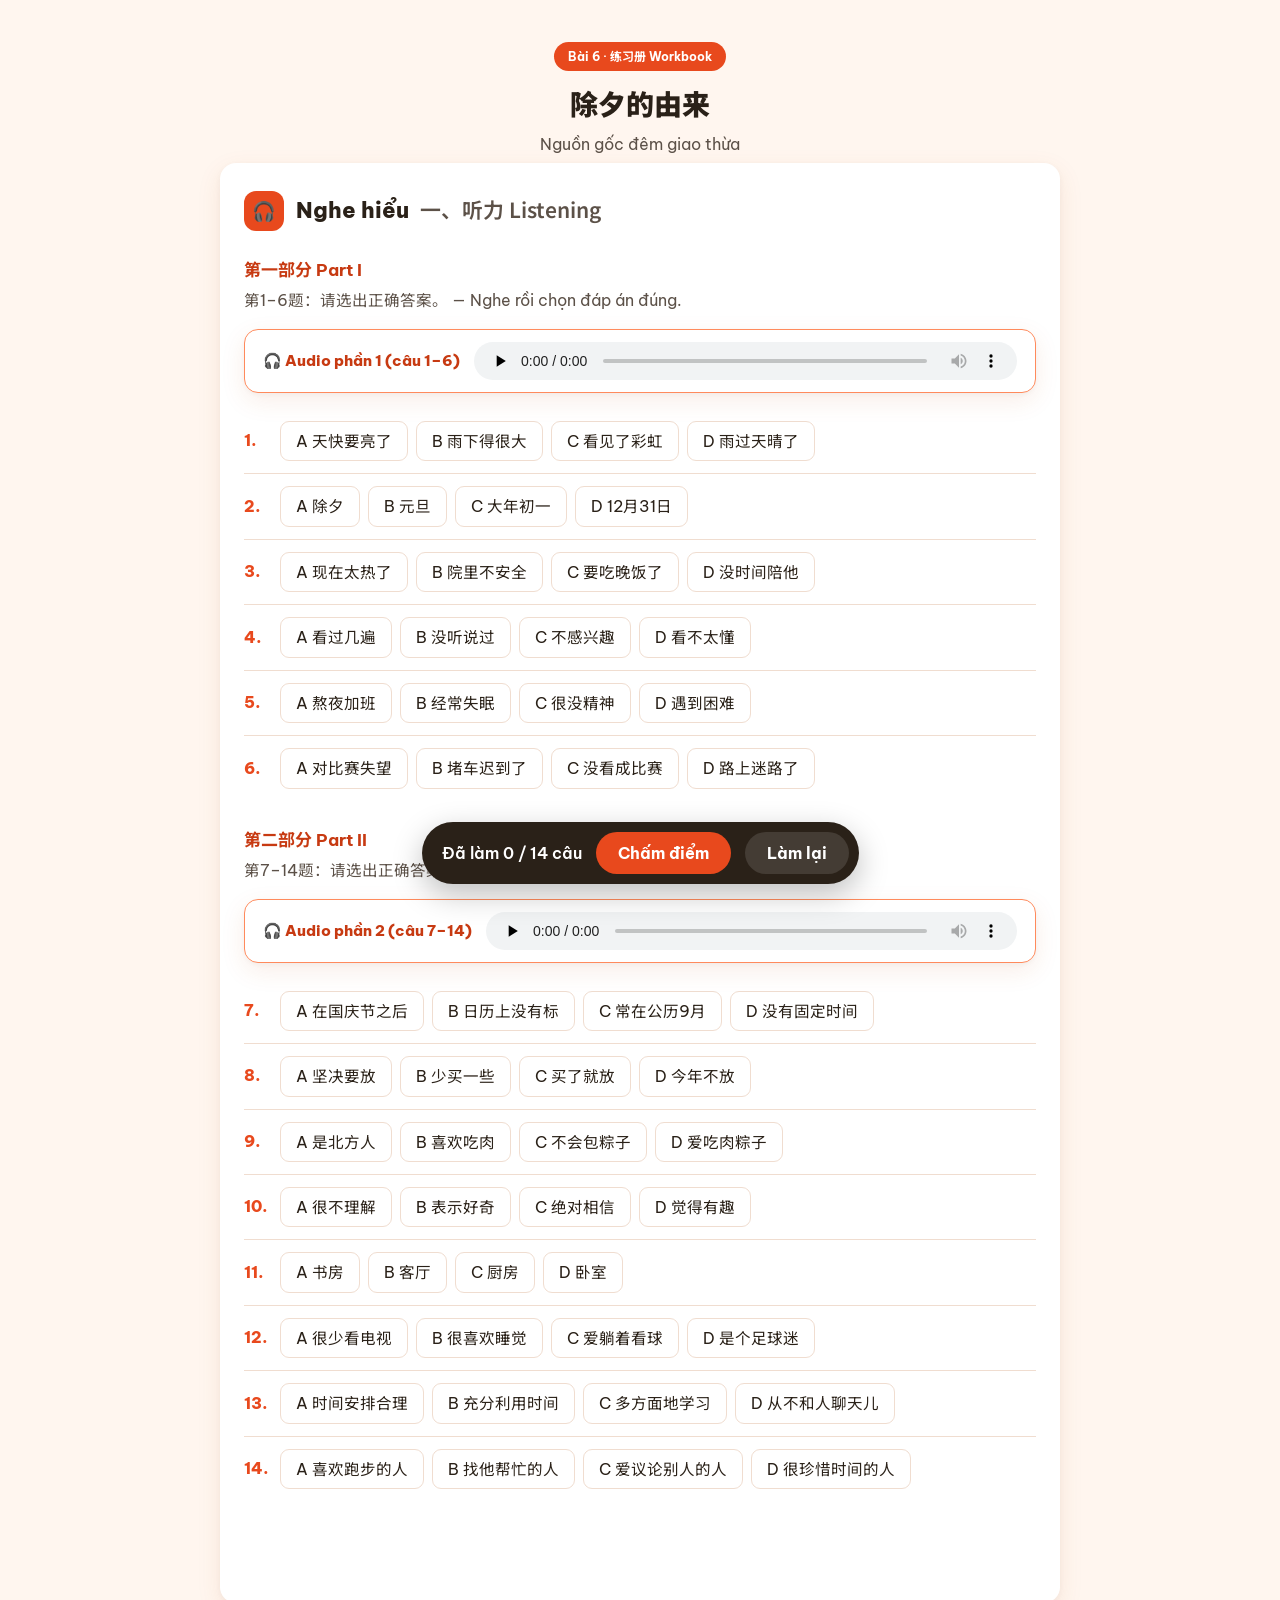
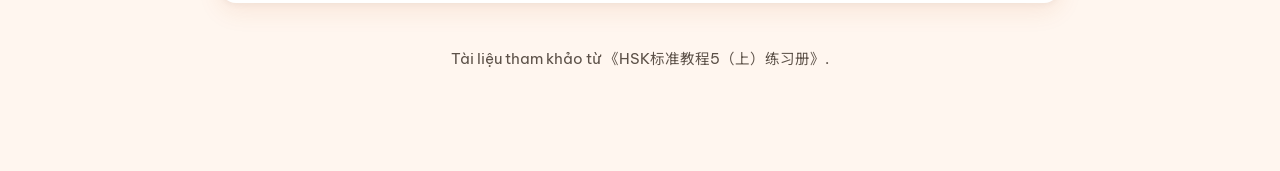
<file: bai6.html>
<!DOCTYPE html>
<html lang="vi">
<head>
<meta charset="UTF-8">
<meta name="viewport" content="width=device-width, initial-scale=1.0">
<title>Bài 6 · 除夕的由来 | Luyện tập HSK5</title>
<link rel="preconnect" href="https://fonts.googleapis.com">
<link rel="preconnect" href="https://fonts.gstatic.com" crossorigin>
<link href="https://fonts.googleapis.com/css2?family=Noto+Sans+SC:wght@400;500;700;900&family=Be+Vietnam+Pro:wght@400;500;600;700;800&display=swap" rel="stylesheet">
<link rel="stylesheet" href="./style.css">
<script src="./quiz.js"></script>
</head>
<body class="lesson-body">

<div class="lesson-main">

  <div class="lesson-heading">
    <span class="badge">Bài 6 · 练习册 Workbook</span>
    <h1><span class="zh">除夕的由来</span></h1>
    <p>Nguồn gốc đêm giao thừa</p>
  </div>

  <!-- ============ NGHE (Listening) ============ -->
  <section class="tab-section" data-tab="listening">
    <section class="card">
      <div class="section-head">
        <div class="icon">🎧</div>
        <h2>Nghe hiểu <span class="zh">一、听力 Listening</span></h2>
      </div>

      <!-- Part I -->
      <div class="part">
        <div class="part-title">第一部分 Part I</div>
        <div class="part-instructions">第1–6题：请选出正确答案。 — Nghe rồi chọn đáp án đúng.</div>
        <div class="audio-master">
          <span class="label">🎧 Audio phần 1 (câu 1–6)</span>
          <audio controls preload="none" src="audio/bai6/listening_1.mp3"></audio>
        </div>
        <div id="l-p1"></div>
      </div>

      <!-- Part II -->
      <div class="part">
        <div class="part-title">第二部分 Part II</div>
        <div class="part-instructions">第7–14题：请选出正确答案。 — Nghe rồi chọn đáp án đúng.</div>
        <div class="audio-master">
          <span class="label">🎧 Audio phần 2 (câu 7–14)</span>
          <audio controls preload="none" src="audio/bai6/listening_2.mp3"></audio>
        </div>
        <div id="l-p2"></div>
      </div>

      <div class="score-bar" id="l-score-bar" style="display:none;">
        <div class="score-panel">
          <span class="txt" id="l-score">0 / 14 câu</span>
          <button class="btn btn-primary" id="l-grade">Chấm điểm</button>
          <button class="btn btn-ghost" id="l-reset">Làm lại</button>
        </div>
      </div>
    </section>
  </section>

  <!-- ============ ĐỌC (Reading) ============ -->
  <section class="tab-section" data-tab="reading">
    <section class="card">
      <div class="section-head">
        <div class="icon">📖</div>
        <h2>Đọc hiểu <span class="zh">二、阅读 Reading</span></h2>
      </div>
      <p class="section-note">Chọn đáp án rồi bấm <b>“Chấm điểm”</b> ở thanh dưới cùng để tự kiểm tra.</p>

      <!-- Part I -->
      <div class="part">
        <div class="part-title">第一部分 Part I</div>
        <div class="part-instructions">第15–18题：请选出正确答案。 — Chọn từ đúng cho mỗi chỗ trống trong đoạn văn.</div>
        <div id="r-p1"></div>
      </div>

      <!-- Part II -->
      <div class="part">
        <div class="part-title">第二部分 Part II</div>
        <div class="part-instructions">第19–22题：请选出与试题内容一致的一项。 — Chọn câu đúng với nội dung đoạn văn.</div>
        <div id="r-p2"></div>
      </div>

      <!-- Part III -->
      <div class="part">
        <div class="part-title">第三部分 Part III</div>
        <div class="part-instructions">第23–28题：请选出正确答案。 — Đọc đoạn văn và chọn đáp án đúng.</div>
        <div id="r-p3"></div>
      </div>

      <div class="score-bar">
        <div class="score-panel">
          <span class="txt" id="r-score">0 / 14 câu</span>
          <button class="btn btn-primary" id="r-grade">Chấm điểm</button>
          <button class="btn btn-ghost" id="r-reset">Làm lại</button>
        </div>
      </div>
    </section>
  </section>

  <!-- ============ VIẾT (Writing) ============ -->
  <section class="tab-section" data-tab="writing">
    <section class="card">
      <div class="section-head">
        <div class="icon">✍️</div>
        <h2>Viết <span class="zh">三、书写 Writing</span></h2>
      </div>

      <!-- Part I -->
      <div class="part">
        <div class="part-title">第一部分 Part I</div>
        <div class="part-instructions">第29–31题：完成句子。 — Bấm lần lượt các từ để ghép thành câu đúng; bấm vào từ đã chọn để bỏ ra. Xong bấm "Chấm điểm".</div>
        <div class="example-box">
          例如：发表　这篇论文　什么时候　是　的<br>
          <b>→ 这篇论文是什么时候发表的？</b>
        </div>
        <div id="w-p1"></div>

        <div class="score-bar">
          <div class="score-panel">
            <span class="txt" id="w-score">0 / 3 câu</span>
            <button class="btn btn-primary" id="w-grade">Chấm điểm</button>
            <button class="btn btn-ghost" id="w-reset">Làm lại</button>
          </div>
        </div>
      </div>

      <!-- Part II -->
      <div class="part">
        <div class="part-title">第二部分 Part II</div>
        <div class="part-instructions">第32题：写短文。 — Phần này giáo viên chấm. Viết xong có thể bấm "Xem bài mẫu" để tham khảo.</div>
        <div id="w-p2"></div>
      </div>
    </section>
  </section>

  <!-- ============ TỪ VỰNG (Vocabulary game) ============ -->
  <section class="tab-section" data-tab="vocab">
    <section class="card">
      <div class="section-head">
        <div class="icon">📚</div>
        <h2>Từ vựng <span class="zh">词汇 Vocabulary</span></h2>
      </div>
      <div id="vocab-root"></div>
    </section>
  </section>

  <footer class="lesson-footer">
    Tài liệu tham khảo từ 《HSK标准教程5（上）练习册》.
  </footer>
</div>

<script>
HSK.initTabs('listening');

/* ---------------- NGHE: 2 audio, đáp án gốc trong audio/bai6/dap_an_nghe_bai6.txt ---------------- */
const lP1 = document.getElementById('l-p1');
[
  {n:1, opts:["天快要亮了","雨下得很大","看见了彩虹","雨过天晴了"]},
  {n:2, opts:["除夕","元旦","大年初一","12月31日"]},
  {n:3, opts:["现在太热了","院里不安全","要吃晚饭了","没时间陪他"]},
  {n:4, opts:["看过几遍","没听说过","不感兴趣","看不太懂"]},
  {n:5, opts:["熬夜加班","经常失眠","很没精神","遇到困难"]},
  {n:6, opts:["对比赛失望","堵车迟到了","没看成比赛","路上迷路了"]},
].forEach(item=>lP1.appendChild(HSK.listeningRow(item.n, item.opts)));

const lP2 = document.getElementById('l-p2');
[
  {n:7,  opts:["在国庆节之后","日历上没有标","常在公历9月","没有固定时间"]},
  {n:8,  opts:["坚决要放","少买一些","买了就放","今年不放"]},
  {n:9,  opts:["是北方人","喜欢吃肉","不会包粽子","爱吃肉粽子"]},
  {n:10, opts:["很不理解","表示好奇","绝对相信","觉得有趣"]},
  {n:11, opts:["书房","客厅","厨房","卧室"]},
  {n:12, opts:["很少看电视","很喜欢睡觉","爱躺着看球","是个足球迷"]},
  {n:13, opts:["时间安排合理","充分利用时间","多方面地学习","从不和人聊天儿"]},
  {n:14, opts:["喜欢跑步的人","找他帮忙的人","爱议论别人的人","很珍惜时间的人"]},
].forEach(item=>lP2.appendChild(HSK.listeningRow(item.n, item.opts)));

window.HSK_PAGE = window.HSK_PAGE || {};
/* File đáp án mỗi dòng dạng "1C". Chưa có file thì vẫn chọn được, chỉ ẩn thanh chấm điểm. */
fetch('audio/bai6/dap_an_nghe_bai6.txt')
  .then(r => r.ok ? r.text() : Promise.reject())
  .then(text => HSK.parseAnswerKey(text))
  .catch(() => null)
  .then(answersDict => {
    window.HSK_PAGE.listening = HSK.mountListeningQuiz('.tab-section[data-tab="listening"]', answersDict, {
      questionNums: [1,2,3,4,5,6,7,8,9,10,11,12,13,14],
      scoreBarId: 'l-score-bar', scoreTxtId: 'l-score', gradeBtnId: 'l-grade', resetBtnId: 'l-reset'
    });
  });

/* ---------------- ĐỌC (tự chấm) ---------------- */
const quiz = new HSK.Quiz({scoreTxtId:'r-score', gradeBtnId:'r-grade', resetBtnId:'r-reset'});
const B = n => "<span class='blank'>"+n+"</span>";

// Part I — điền chỗ trống trong đoạn văn (15–18)
const rP1 = document.getElementById('r-p1');
const clozeBlock = quiz.mountMCQBlock(rP1, 15,
  "<p>一次，奥地利著名作曲家约翰·施特劳斯去美国演出，大为轰动。</p>" +
  "<p>他身材高大，英俊不凡，特别是他的卷曲长发，很引人注目。一位姑娘想办法得到了一束施特劳斯的长发，当作珍品保存"+B(15)+"。消息传开，人们"+B(16)+"向他索要头发留作纪念，一时竟出现了施特劳斯的“头发热”。好心的施特劳斯"+B(17)+"。于是有些人开始"+B(18)+"他的头发担心。施特劳斯离开美国时，许多人前来送行。这时，只见他挥着帽子向人们告别，人们看到他的卷曲长发还好好地长在头上，只是他来美国时带来的一条长毛狗变成了短毛狗。</p>" +
  "<p>不要一味地去满足别人的需求，因为善事是做不完的。聪明的人懂得恰当地“运用”自己的善心。</p>",
  "", {A:"过来",B:"起来",C:"下去",D:"出来"}, "B");
quiz.appendMCQToBlock(clozeBlock, 16, "", {A:"果然",B:"好像",C:"纷纷",D:"暗暗"}, "C");
quiz.appendMCQToBlock(clozeBlock, 17, "", {A:"一一满足了人们的要求",B:"写了一封长信表达了感谢",C:"向民众公开表示道歉",D:"生气地拒绝了人们的要求"}, "A");
quiz.appendMCQToBlock(clozeBlock, 18, "", {A:"给",B:"替",C:"向",D:"对"}, "B");

// Part II — chọn câu đúng với nội dung (19–22)
const rP2 = document.getElementById('r-p2');
quiz.mountMCQBlock(rP2, 19,
  "传说在很久以前，有个叫作“夕”的怪物，经常出来伤害百姓，百姓对其恨之入骨，但是又十分无奈。它一般在太阳落山后出来害人，到天亮前又会逃得连影子都找不着了；此外，它特别害怕声响。",
  "", {A:"“夕”常在天亮前出现",B:"百姓拿“夕”没有办法",C:"“夕”会发出可怕的响声",D:"“夕”跑得很快不容易见到"}, "B");
quiz.mountMCQBlock(rP2, 20,
  "端午节是中国民间传统节日，在每年农历的五月初五。“端”字有“初始”的意思，因此“端五”就是“初五”，而“午”与“五”同音，因此“端五”也就渐渐变为了“端午”。一般认为，端午节与屈原有关。屈原是古代爱国诗人，写过许多优秀作品，看到国家战败而投江自杀。于是人们以吃粽子、赛龙舟等方式来纪念他。",
  "", {A:"屈原是端午节的创始人",B:"屈原是在这一天战死的",C:"端午节的“午”表示第五日",D:"屈原写过很多关于端午节的诗"}, "C");
quiz.mountMCQBlock(rP2, 21,
  "“小吃”与正餐不同，“小吃”是不到吃饭时间，用来暂时解饿或是吃着玩儿的食物。北京的风味小吃历史悠久、品种繁多、用料讲究、制作精细、独具特色，反映了老北京的韵味。这些小吃过去都在庙会或沿街集市上叫卖，人们无意中就会碰到，老北京人形象地称之为“碰头食”，当然如今都进了小吃店。",
  "", {A:"小吃一般在正餐之后吃",B:"小吃通常比正餐价钱便宜",C:"北京的小吃种类多、制作精美",D:"“碰头食”是一种有名的北京小吃"}, "C");
quiz.mountMCQBlock(rP2, 22,
  "秋千，据说是古代春秋时期，从我国北方民族地区传入的，后来成为深受妇女、儿童喜爱的传统体育游戏。秋千最初是一根绳子，用手抓绳而荡，后来人们在木架上悬挂两根绳子，下面固定一块横板，人坐或站在板上，两手分别握绳，前后往返摆动。",
  "", {A:"秋千在春秋时期已非常流行",B:"开始时荡秋千只用一手握绳",C:"荡秋千现在已成为体育比赛",D:"孩子可坐在秋千的板上玩儿"}, "D");

// Part III — đoạn văn dài, mỗi đoạn 3 câu (23–25, 26–28)
const rP3 = document.getElementById('r-p3');
const IMG = (base, alt) => "<img class='passage-img' src='"+base+".webp' data-base='"+base+"' alt='"+alt+"' onerror='HSK.imgFallback(this)'>";

const block23 = quiz.mountMCQBlock(rP3, 23,
  "<span class='passage-num'>23~25.</span>" + IMG("images/bai6/r23", "Đông người đi hội chùa") +
  "<p>过去北京城区和郊区的寺庙几乎都会举办庙会，在祭祀的日子里，有很多人会到寺庙烧香。于是许多小商小贩纷纷赶来，在寺庙内外摆摊售货，久而久之庙会就发展为定期的集市。北京的庙会，最早的记载见于辽代。到了清朝，实际上已经成了民俗活动与集市贸易相结合的活动。北京市民去庙会已不再是去烧香，而是集购物、娱乐、饮食为一体的综合活动，去庙会要说“逛庙会”。</p>" +
  "<p>厂甸，是北京市和平门外琉璃厂街与新华街交叉路口一带的地名。在旧京城的众多庙会中，只有厂甸的庙会不是在寺庙内，每年只在春节才有一次，是市民过大年游乐的去处，规模大、京味浓、闻名全国。</p>" +
  "<p>厂甸庙会至今已有400多年的历史，新中国成立后，厂甸的庙会仍一直举行，到20世纪60年代初期，依然红火热闹，后来停办了37年。2001年，北京市又恢复了厂甸庙会，内容包括老北京传统花会、旧京民俗老照片展、老天桥绝活表演、京剧等传统剧目演出、特价书市、传统玩具、风味小吃等等，形式多样，异彩纷呈。这些与旧时不同的北京非物质文化遗产展演活动，成为如今厂甸庙会的一道独特风景。</p>",
  "下列哪项<b>不是</b>现在逛庙会的目的？", {A:"烧香",B:"购物",C:"看表演",D:"吃小吃"}, "A");
quiz.appendMCQToBlock(block23, 24, "关于厂甸庙会，下列哪项<b>不正确</b>？", {A:"并不在寺庙举办",B:"曾中断一段时间",C:"规模大、全国闻名",D:"新中国成立后停办"}, "D");
quiz.appendMCQToBlock(block23, 25, "本文最后一段主要介绍了厂甸庙会的：", {A:"影响力",B:"历史意义",C:"发展变化",D:"文化价值"}, "C");

const block26 = quiz.mountMCQBlock(rP3, 26,
  "<span class='passage-num'>26~28.</span>" +
  "<p>壮族自古以来就是一个爱唱山歌的民族，壮族的青年男女在寻找恋人时，往往通过对歌的方式表达爱意。每到歌圩（xū）节时，年轻人会穿上节日的服装，相约来到预定地点，成群对歌。</p>" +
  "<p>一般男青年先主动唱“游览歌”，遇到有比较合适的对象，就唱“见面歌”和“邀请歌”，直唱到姑娘满意时，姑娘才答歌。有时，一些笨嘴的小伙子，一直唱了三四个小时姑娘也没反应，只好失望离去，让给唱得更好的青年。得到女方答应，就开始唱“询问歌”，彼此互相了解，便唱“爱慕歌”“交情歌”，分别时还会唱“送别歌”，歌词随编随唱，比喻贴切，亲切感人。青年男女经过对歌后，建立一定感情，相约下次歌圩再会。</p>" +
  "<p>歌圩上，除对歌外，还举行丰富多彩的体育、游戏等文化娱乐活动，如精彩的抛绣球，有趣的碰彩蛋，热闹的放花炮，以及深受群众喜爱的壮戏等。抛绣球时，男女相对站立，姑娘向意中人扔出绣球，对方如果中意，就在绣球上系上礼物，投还给女方。碰蛋时，小伙子用手上的彩蛋碰姑娘手中的彩蛋，姑娘如果愿意和他做朋友，就留出半边蛋让他碰；不愿意，就整个握住。还有的是甲村向乙村送去彩球，相约还球时举行山歌比赛，如乙村输了，彩球不准送还，来年继续比赛，直到唱赢为止。</p>",
  "根据本文，小伙子看到喜欢的姑娘时，会唱什么歌？", {A:"游览歌",B:"邀请歌",C:"询问歌",D:"交情歌"}, "B");
quiz.appendMCQToBlock(block26, 27, "根据本文，甲村向乙村送去彩球时，乙村要做什么？", {A:"送对方彩蛋",B:"跟甲村赛歌",C:"放花炮欢迎",D:"搞游戏活动"}, "B");
quiz.appendMCQToBlock(block26, 28, "关于歌圩，本文中<b>没有</b>提到什么？", {A:"活动的形式",B:"活动的内容",C:"活动的目的",D:"活动的时间"}, "D");

quiz.bindButtons();

/* ---------------- VIẾT ---------------- */
// Part I — sắp xếp từ thành câu (tự chấm, bỏ qua dấu câu)
const quizW = new HSK.Quiz({scoreTxtId:'w-score', gradeBtnId:'w-grade', resetBtnId:'w-reset'});
const wP1 = document.getElementById('w-p1');
quizW.mountSentenceOrder(wP1, 29, ["会","这东西","有用处的","以后说不定","还"], ["这东西以后说不定还会有用处的。"]);
quizW.mountSentenceOrder(wP1, 30, ["下午","跳舞","整个","他们","都在"], ["整个下午，他们都在跳舞。","他们整个下午都在跳舞。"]);
quizW.mountSentenceOrder(wP1, 31, ["楼房","代替了","方盒子","似的","北京原有的平房"], ["方盒子似的楼房代替了北京原有的平房。"]);
quizW.bindButtons();

// Part II — viết đoạn văn khoảng 80 chữ (giáo viên chấm)
HSK.mountEssay(document.getElementById('w-p2'), 32,
  ["节日","意义","表达","风俗","纷纷"], 80,
  "Bài mẫu tham khảo:<p class='zh'><b>春节是中国最重要的传统节日。每到春节，在外工作的人纷纷回到家乡，和家人一起吃年夜饭。人们还有贴春联、放鞭炮、给孩子压岁钱等风俗。春节的意义不只是庆祝新的一年，更是表达对家人的爱和对未来生活的美好希望。</b></p>");

/* Cho trang index.html đọc bài làm khi bấm "Nộp và in kết quả" (listening được gán sau khi tải đáp án) */
window.HSK_PAGE.lessonId = "bai6";
window.HSK_PAGE.lessonName = "Bài 6 · 除夕的由来";
window.HSK_PAGE.reading = quiz;
window.HSK_PAGE.writingOrder = quizW;

/* ---------------- TỪ VỰNG — 生词 Bài 6 (41 từ) ---------------- */
const VOCAB_LIST = [
  {hanzi:"除夕", pinyin:"chúxī", mean:"đêm giao thừa, trừ tịch"},
  {hanzi:"由来", pinyin:"yóulái", mean:"nguồn gốc"},
  {hanzi:"农历", pinyin:"nónglì", mean:"âm lịch, Nông lịch"},
  {hanzi:"守岁", pinyin:"shǒusuì", mean:"đón giao thừa"},
  {hanzi:"怪物", pinyin:"guàiwù", mean:"quái vật"},
  {hanzi:"伤害", pinyin:"shānghài", mean:"làm hại"},
  {hanzi:"恨", pinyin:"hèn", mean:"oán hận, căm ghét"},
  {hanzi:"骨（头）", pinyin:"gǔ(tou)", mean:"xương"},
  {hanzi:"无奈", pinyin:"wúnài", mean:"không biết làm sao, không có cách nào"},
  {hanzi:"英雄", pinyin:"yīngxióng", mean:"anh hùng"},
  {hanzi:"英俊", pinyin:"yīngjùn", mean:"anh tuấn, khôi ngô"},
  {hanzi:"咬", pinyin:"yǎo", mean:"cắn"},
  {hanzi:"外公", pinyin:"wàigōng", mean:"ông ngoại"},
  {hanzi:"询问", pinyin:"xúnwèn", mean:"hỏi thăm"},
  {hanzi:"天真", pinyin:"tiānzhēn", mean:"ngây thơ, hồn nhiên"},
  {hanzi:"杀", pinyin:"shā", mean:"giết"},
  {hanzi:"（代）替", pinyin:"(dài) tì", mean:"thay thế"},
  {hanzi:"除", pinyin:"chú", mean:"trừ khử"},
  {hanzi:"制造", pinyin:"zhìzào", mean:"gây ra, sản xuất"},
  {hanzi:"灾害", pinyin:"zāihài", mean:"tai họa"},
  {hanzi:"逃", pinyin:"táo", mean:"chạy trốn"},
  {hanzi:"影子", pinyin:"yǐngzi", mean:"bóng dáng"},
  {hanzi:"此外", pinyin:"cǐwài", mean:"ngoài ra, hơn nữa"},
  {hanzi:"说不定", pinyin:"shuōbudìng", mean:"có lẽ, có thể"},
  {hanzi:"熬夜", pinyin:"áo yè", mean:"thức khuya"},
  {hanzi:"赶紧", pinyin:"gǎnjǐn", mean:"ngay lập tức"},
  {hanzi:"果然", pinyin:"guǒrán", mean:"quả nhiên"},
  {hanzi:"姑娘", pinyin:"gūniang", mean:"cô gái, thiếu nữ"},
  {hanzi:"锅", pinyin:"guō", mean:"(cái) nồi"},
  {hanzi:"盆（子）", pinyin:"pén(zi)", mean:"chậu, bồn"},
  {hanzi:"整个", pinyin:"zhěnggè", mean:"cả"},
  {hanzi:"吓", pinyin:"xià", mean:"làm cho khiếp sợ"},
  {hanzi:"似的", pinyin:"shìde", mean:"dường như, tựa như"},
  {hanzi:"追", pinyin:"zhuī", mean:"đuổi theo"},
  {hanzi:"箭", pinyin:"jiàn", mean:"mũi tên"},
  {hanzi:"射（击）", pinyin:"shè(jī)", mean:"bắn"},
  {hanzi:"纷纷", pinyin:"fēnfēn", mean:"tới tấp, dồn dập; nhao nhao"},
  {hanzi:"表达", pinyin:"biǎodá", mean:"bày tỏ, giãi bày"},
  {hanzi:"意义", pinyin:"yìyì", mean:"ý nghĩa, tầm quan trọng"},
  {hanzi:"鞭炮", pinyin:"biānpào", mean:"pháo"},
  {hanzi:"风俗", pinyin:"fēngsú", mean:"phong tục, tục lệ"}
];
HSK.mountVocabGame('#vocab-root', VOCAB_LIST, { lessonId: "bai6" });
</script>
</body>
</html>
</file>
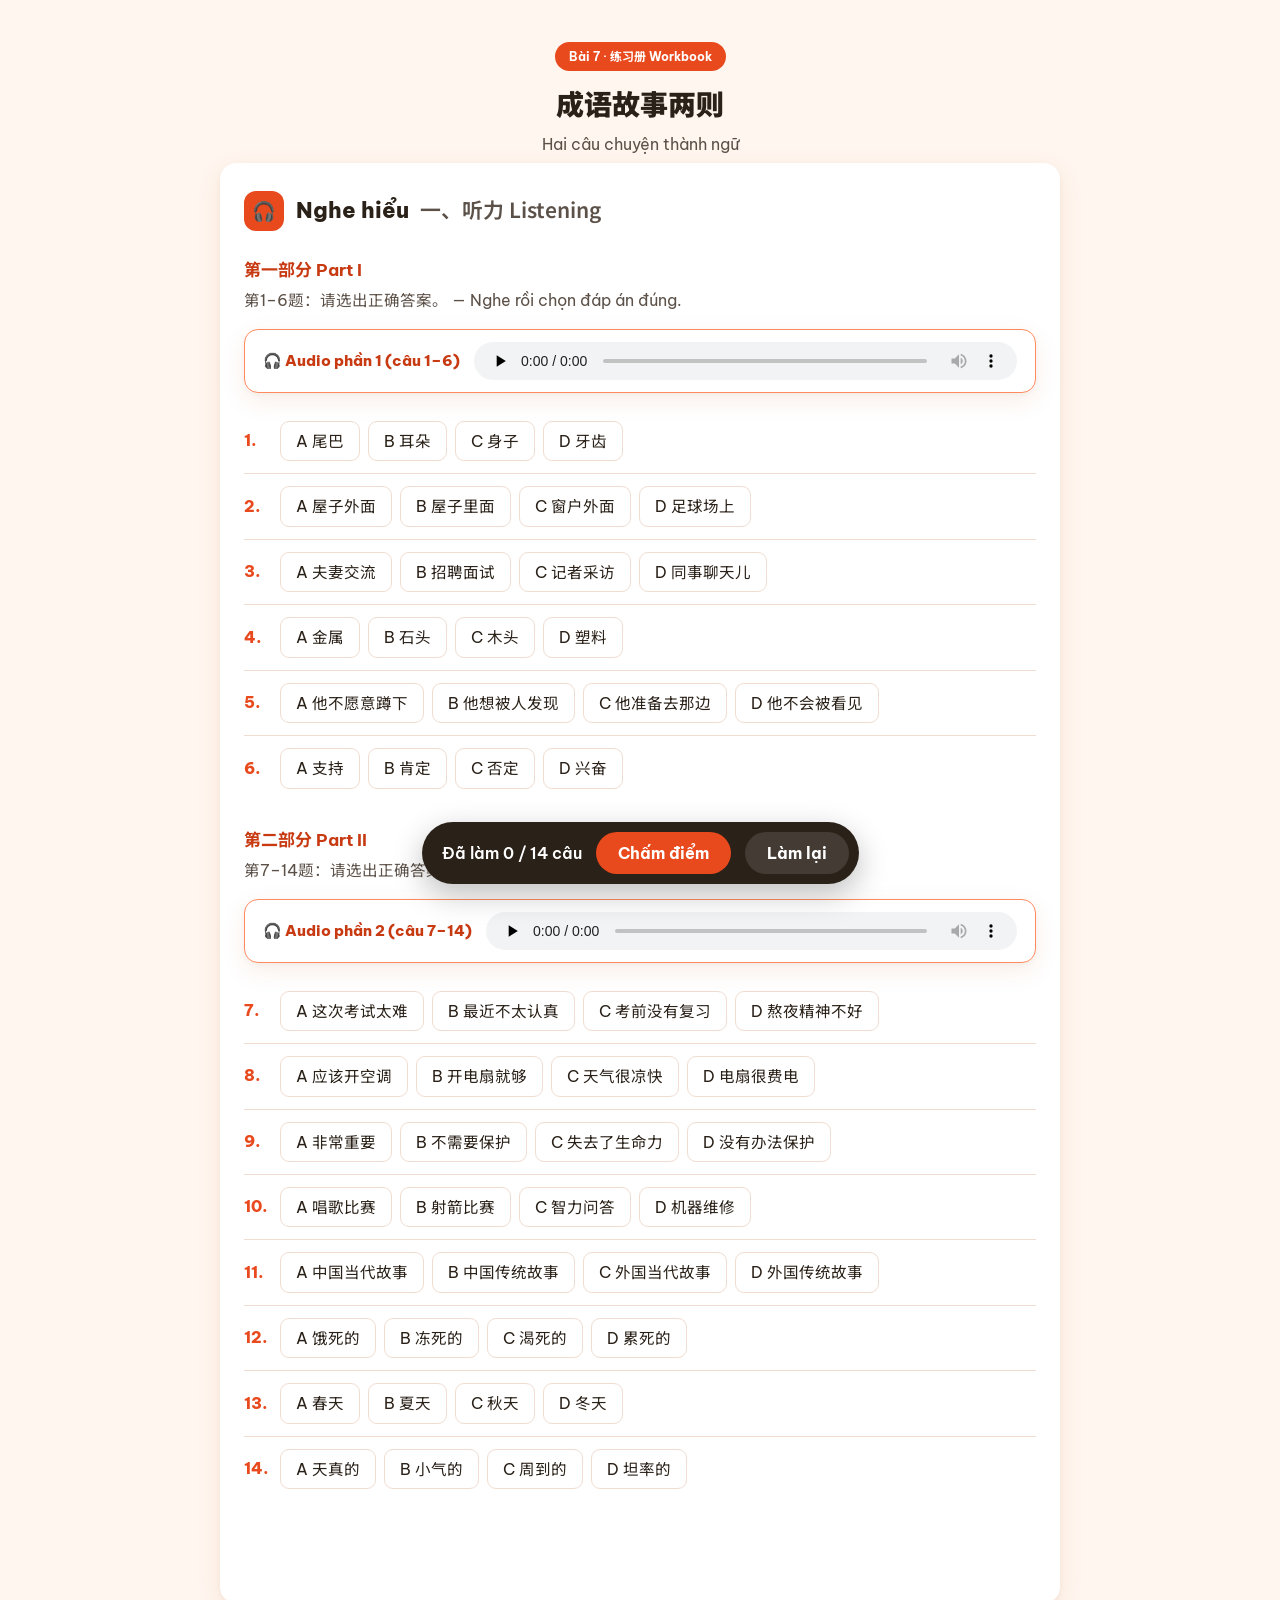
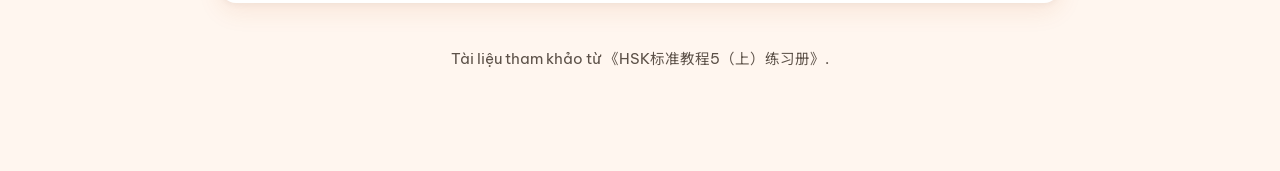
<file: bai7.html>
<!DOCTYPE html>
<html lang="vi">
<head>
<meta charset="UTF-8">
<meta name="viewport" content="width=device-width, initial-scale=1.0">
<title>Bài 7 · 成语故事两则 | Luyện tập HSK5</title>
<link rel="preconnect" href="https://fonts.googleapis.com">
<link rel="preconnect" href="https://fonts.gstatic.com" crossorigin>
<link href="https://fonts.googleapis.com/css2?family=Noto+Sans+SC:wght@400;500;700;900&family=Be+Vietnam+Pro:wght@400;500;600;700;800&display=swap" rel="stylesheet">
<link rel="stylesheet" href="./style.css">
<script src="./quiz.js"></script>
</head>
<body class="lesson-body">

<div class="lesson-main">

  <div class="lesson-heading">
    <span class="badge">Bài 7 · 练习册 Workbook</span>
    <h1><span class="zh">成语故事两则</span></h1>
    <p>Hai câu chuyện thành ngữ</p>
  </div>

  <!-- ============ NGHE (Listening) ============ -->
  <section class="tab-section" data-tab="listening">
    <section class="card">
      <div class="section-head">
        <div class="icon">🎧</div>
        <h2>Nghe hiểu <span class="zh">一、听力 Listening</span></h2>
      </div>

      <!-- Part I -->
      <div class="part">
        <div class="part-title">第一部分 Part I</div>
        <div class="part-instructions">第1–6题：请选出正确答案。 — Nghe rồi chọn đáp án đúng.</div>
        <div class="audio-master">
          <span class="label">🎧 Audio phần 1 (câu 1–6)</span>
          <audio controls preload="none" src="audio/bai7/listening_1.mp3"></audio>
        </div>
        <div id="l-p1"></div>
      </div>

      <!-- Part II -->
      <div class="part">
        <div class="part-title">第二部分 Part II</div>
        <div class="part-instructions">第7–14题：请选出正确答案。 — Nghe rồi chọn đáp án đúng.</div>
        <div class="audio-master">
          <span class="label">🎧 Audio phần 2 (câu 7–14)</span>
          <audio controls preload="none" src="audio/bai7/listening_2.mp3"></audio>
        </div>
        <div id="l-p2"></div>
      </div>

      <div class="score-bar" id="l-score-bar" style="display:none;">
        <div class="score-panel">
          <span class="txt" id="l-score">0 / 14 câu</span>
          <button class="btn btn-primary" id="l-grade">Chấm điểm</button>
          <button class="btn btn-ghost" id="l-reset">Làm lại</button>
        </div>
      </div>
    </section>
  </section>

  <!-- ============ ĐỌC (Reading) ============ -->
  <section class="tab-section" data-tab="reading">
    <section class="card">
      <div class="section-head">
        <div class="icon">📖</div>
        <h2>Đọc hiểu <span class="zh">二、阅读 Reading</span></h2>
      </div>
      <p class="section-note">Chọn đáp án rồi bấm <b>“Chấm điểm”</b> ở thanh dưới cùng để tự kiểm tra.</p>

      <!-- Part I -->
      <div class="part">
        <div class="part-title">第一部分 Part I</div>
        <div class="part-instructions">第15–18题：请选出正确答案。 — Chọn từ đúng cho mỗi chỗ trống trong đoạn văn.</div>
        <div id="r-p1"></div>
      </div>

      <!-- Part II -->
      <div class="part">
        <div class="part-title">第二部分 Part II</div>
        <div class="part-instructions">第19–22题：请选出与试题内容一致的一项。 — Chọn câu đúng với nội dung đoạn văn.</div>
        <div id="r-p2"></div>
      </div>

      <!-- Part III -->
      <div class="part">
        <div class="part-title">第三部分 Part III</div>
        <div class="part-instructions">第23–28题：请选出正确答案。 — Đọc đoạn văn và chọn đáp án đúng.</div>
        <div id="r-p3"></div>
      </div>

      <div class="score-bar">
        <div class="score-panel">
          <span class="txt" id="r-score">0 / 14 câu</span>
          <button class="btn btn-primary" id="r-grade">Chấm điểm</button>
          <button class="btn btn-ghost" id="r-reset">Làm lại</button>
        </div>
      </div>
    </section>
  </section>

  <!-- ============ VIẾT (Writing) ============ -->
  <section class="tab-section" data-tab="writing">
    <section class="card">
      <div class="section-head">
        <div class="icon">✍️</div>
        <h2>Viết <span class="zh">三、书写 Writing</span></h2>
      </div>

      <!-- Part I -->
      <div class="part">
        <div class="part-title">第一部分 Part I</div>
        <div class="part-instructions">第29–31题：完成句子。 — Bấm lần lượt các từ để ghép thành câu đúng; bấm vào từ đã chọn để bỏ ra. Xong bấm "Chấm điểm".</div>
        <div class="example-box">
          例如：发表　这篇论文　什么时候　是　的<br>
          <b>→ 这篇论文是什么时候发表的？</b>
        </div>
        <div id="w-p1"></div>

        <div class="score-bar">
          <div class="score-panel">
            <span class="txt" id="w-score">0 / 3 câu</span>
            <button class="btn btn-primary" id="w-grade">Chấm điểm</button>
            <button class="btn btn-ghost" id="w-reset">Làm lại</button>
          </div>
        </div>
      </div>

      <!-- Part II -->
      <div class="part">
        <div class="part-title">第二部分 Part II</div>
        <div class="part-instructions">第32题：写短文。 — Phần này giáo viên chấm. Viết xong có thể bấm "Xem bài mẫu" để tham khảo.</div>
        <div id="w-p2"></div>
      </div>
    </section>
  </section>

  <!-- ============ TỪ VỰNG (Vocabulary game) ============ -->
  <section class="tab-section" data-tab="vocab">
    <section class="card">
      <div class="section-head">
        <div class="icon">📚</div>
        <h2>Từ vựng <span class="zh">词汇 Vocabulary</span></h2>
      </div>
      <div id="vocab-root"></div>
    </section>
  </section>

  <footer class="lesson-footer">
    Tài liệu tham khảo từ 《HSK标准教程5（上）练习册》.
  </footer>
</div>

<script>
HSK.initTabs('listening');

/* ---------------- NGHE: 2 audio, đáp án gốc trong audio/bai7/dap_an_nghe_bai7.txt ---------------- */
const lP1 = document.getElementById('l-p1');
[
  {n:1, opts:["尾巴","耳朵","身子","牙齿"]},
  {n:2, opts:["屋子外面","屋子里面","窗户外面","足球场上"]},
  {n:3, opts:["夫妻交流","招聘面试","记者采访","同事聊天儿"]},
  {n:4, opts:["金属","石头","木头","塑料"]},
  {n:5, opts:["他不愿意蹲下","他想被人发现","他准备去那边","他不会被看见"]},
  {n:6, opts:["支持","肯定","否定","兴奋"]},
].forEach(item=>lP1.appendChild(HSK.listeningRow(item.n, item.opts)));

const lP2 = document.getElementById('l-p2');
[
  {n:7,  opts:["这次考试太难","最近不太认真","考前没有复习","熬夜精神不好"]},
  {n:8,  opts:["应该开空调","开电扇就够","天气很凉快","电扇很费电"]},
  {n:9,  opts:["非常重要","不需要保护","失去了生命力","没有办法保护"]},
  {n:10, opts:["唱歌比赛","射箭比赛","智力问答","机器维修"]},
  {n:11, opts:["中国当代故事","中国传统故事","外国当代故事","外国传统故事"]},
  {n:12, opts:["饿死的","冻死的","渴死的","累死的"]},
  {n:13, opts:["春天","夏天","秋天","冬天"]},
  {n:14, opts:["天真的","小气的","周到的","坦率的"]},
].forEach(item=>lP2.appendChild(HSK.listeningRow(item.n, item.opts)));

window.HSK_PAGE = window.HSK_PAGE || {};
/* File đáp án mỗi dòng dạng "1C". Chưa có file thì vẫn chọn được, chỉ ẩn thanh chấm điểm. */
fetch('audio/bai7/dap_an_nghe_bai7.txt')
  .then(r => r.ok ? r.text() : Promise.reject())
  .then(text => HSK.parseAnswerKey(text))
  .catch(() => null)
  .then(answersDict => {
    window.HSK_PAGE.listening = HSK.mountListeningQuiz('.tab-section[data-tab="listening"]', answersDict, {
      questionNums: [1,2,3,4,5,6,7,8,9,10,11,12,13,14],
      scoreBarId: 'l-score-bar', scoreTxtId: 'l-score', gradeBtnId: 'l-grade', resetBtnId: 'l-reset'
    });
  });

/* ---------------- ĐỌC (tự chấm) ---------------- */
const quiz = new HSK.Quiz({scoreTxtId:'r-score', gradeBtnId:'r-grade', resetBtnId:'r-reset'});
const B = n => "<span class='blank'>"+n+"</span>";

// Part I — điền chỗ trống trong đoạn văn (15–18)
const rP1 = document.getElementById('r-p1');
const clozeBlock = quiz.mountMCQBlock(rP1, 15,
  "<p>昨天的数学考试里有一道很有意思的题：有三张大小一样的卡片，上面画着不同的画。把它们"+B(15)+"从中间剪开，每一张都分成上下两部分。然后把三张卡片的上半部分都"+B(16)+"，把下半部分都放进第二个盒子中。拿起两个盒子摇一摇，打乱"+B(17)+"的卡片，从每个盒子中各"+B(18)+"一张。请问，有多大的可能，两个部分正好可以拼成原来的画？</p>",
  "", {A:"特别",B:"分别",C:"区别",D:"个别"}, "B");
quiz.appendMCQToBlock(clozeBlock, 16, "", {A:"藏起来",B:"放进第一个盒子里",C:"放在桌子上",D:"放在一个塑料袋里"}, "B");
quiz.appendMCQToBlock(clozeBlock, 17, "", {A:"表面",B:"片面",C:"对面",D:"里面"}, "D");
quiz.appendMCQToBlock(clozeBlock, 18, "", {A:"伸出",B:"挣出",C:"摸出",D:"扶出"}, "C");

// Part II — chọn câu đúng với nội dung (19–22)
const rP2 = document.getElementById('r-p2');
quiz.mountMCQBlock(rP2, 19,
  "西汉时期有一位著名的将军叫李广，他善于骑马射箭，作战勇敢，被称为“飞将军”。他曾经有一次把一块大石头当成了老虎，结果把一整支箭都射进了石头中。士兵们都惊呆了。",
  "", {A:"李广是唐朝的将军",B:"李广功夫很好，会飞",C:"李广射死了一只老虎",D:"李广把石头当成了老虎"}, "D");
quiz.mountMCQBlock(rP2, 20,
  "一个勤劳善良的农民，收获了一个好大好大的西瓜。他把这个西瓜献给国王，国王很高兴，赏给农民一匹高大结实的马。很快，这件事大家都知道了。有个富人心想：献个西瓜，就能得到一匹马；如果献一匹马，国王会赏给我多少金银或者美女呢？于是富人向国王进献了一匹好马。国王同样很高兴，告诉身边的人：“把那个农民献的大西瓜赏给这个献马的人吧。”",
  "", {A:"农民向国王进献了一匹好马",B:"富人希望能得到更多的赏赐",C:"国王赏给了富人金银和美女",D:"国王对富人的进献很不满意"}, "B");
quiz.mountMCQBlock(rP2, 21,
  "甲骨文是刻在龟甲、兽骨上的文字。从1899年开始，大约出土了10万多片甲骨，所见单字总数近5000个，其中只有1000多字能够被准确辨认。现已发现的甲骨文大部分属于商朝时期。最早发现于河南安阳小屯的殷墟，所以又称“殷墟文字”。",
  "", {A:"甲骨文的“甲”是指龟甲",B:"甲骨文都已被辨认出来了",C:"甲骨文都是商朝时的文字",D:"甲骨文都是在河南发现的"}, "A");
quiz.mountMCQBlock(rP2, 22,
  "汉语中的第三人称代词“她”，是现代诗人刘半农首创的。古代汉语中没有“她”字，第三人称不分男女，一律写成“他”。到五四时期，曾在法国留学的刘半农觉得，白话文的兴起，加上翻译介绍外国文学作品的增加，第三人称代词使用频繁，仅仅一个看不出性别的“他”是不够的。于是，1917年，刘半农在翻译一个英国戏剧时，用了自己创造的“她”字。",
  "", {A:"汉语中的第三人称代词只有一个",B:"刘半农五四时期曾经在英国留学",C:"古汉语中指称女性也用“他”字",D:"“她”字与白话文是同年出现的"}, "C");

// Part III — đoạn văn dài, mỗi đoạn 3 câu (23–25, 26–28)
const rP3 = document.getElementById('r-p3');
const IMG = (base, alt) => "<img class='passage-img' src='"+base+".webp' data-base='"+base+"' alt='"+alt+"' onerror='HSK.imgFallback(this)'>";

const block23 = quiz.mountMCQBlock(rP3, 23,
  "<span class='passage-num'>23~25.</span>" +
  "<p>古时候有个人，我们暂且叫他张三吧。张三辛苦了大半辈子，存了三百两银子。他心里很高兴，但是也很苦恼，怕有人把他的银子偷走，不知道放在哪里才安全。带在身上吧，不方便；放在抽屉里，觉得不妥当；放在床底下，好像还是容易被偷……他捧着银子，冥思苦想了半天，终于想到了一个自以为巧妙的办法。</p>" +
  "<p>当天晚上，他趁着夜深人静，找了一个箱子，把银子放在箱子里，然后在自家院子里的墙角边挖了个坑，把箱子埋在里面。埋完了他还是不放心，害怕别人怀疑这里藏了银子，于是就在白纸上写了“此地无银三百两”七个大字，贴在坑边的墙上，这才放心地睡觉去了。</p>" +
  "<p>这一整天，他心神不宁的样子早就被邻居王二看到了。第二天半夜，王二悄悄溜进他家的院子，把三百两银子都偷走了。王二看着白花花的银子又激动又担心。为了不让张三知道是他偷了银子，便在“此地无银三百两”的下面加上了一句“隔壁王二不曾偷”。</p>" +
  "<p>后来，人们就用这两句话来形容人自作聪明，本来想要隐藏起来、不让别人知道的事情，反而暴露了。使用时，这两句话也可以简化成“此地无银”。还有“不打自招”“欲盖弥彰”等成语，都有类似的意思。</p>",
  "张三把银子藏在了：", {A:"抽屉里",B:"床底下",C:"墙里面",D:"地底下"}, "D");
quiz.appendMCQToBlock(block23, 24, "王二为什么要留下一句话？", {A:"他的书法很好",B:"他怕张三怀疑他",C:"他想让张三来找他",D:"他怕张三不知道他是谁"}, "B");
quiz.appendMCQToBlock(block23, 25, "下列词语，哪个与“此地无银”的意思<b>无关</b>？", {A:"自作聪明",B:"不打自招",C:"欲盖弥彰",D:"远亲不如近邻"}, "D");

const block26 = quiz.mountMCQBlock(rP3, 26,
  "<span class='passage-num'>26~28.</span>" + IMG("images/bai7/r26", "Bảng đen ghi pinyin có dấu thanh") +
  "<p>普通话中有四个声调，通常叫四声，我们依次把它们称为“阴平、阳平、上声（‘上’读第三声）、去声”。</p>" +
  "<p>标声调首先要读准字音，这样就不会标错第几声。但在读准音的情况下还请记住，标声调有一个规律：所有声调都是标在韵母上的。不过，标在哪个韵母上也有一定要求。</p>" +
  "<p>根据《汉语拼音方案》的规定，“声调符号标在音节的主要母音上”。主要母音就是主要元音，也就是韵母的韵腹。有a、o、e的韵母，a、o、e就是主要元音；以单元音i、u、ü作为韵母的，i、u、ü就是主要元音。简单地说就是一般按元音的开口大小标调，即a-o-e-i-u-ü的顺序，都是标在开口大的上面。不过韵母iou、uei、uen省略成iu、ui、un后，韵腹o、e不见了，调号标在哪里呢？现在的习惯办法是标在后一个元音字母上，即标在iu的u、ui的i上，un当然标在u上。有句顺口溜可以帮助我们记忆：“有a在，把帽戴；a要不在，o、e戴；要是i、u一起来，谁在后面给谁戴。”</p>" +
  "<p>汉语中还存在着一种特殊声调，叫作轻声，有时也叫第五声，它也能够起到分辨语义的作用，写汉语拼音时不标调号。也有学者认为“第五声”的说法并不确切。</p>",
  "汉语拼音中的“阴平”指的是：", {A:"第一声",B:"第二声",C:"第三声",D:"第四声"}, "A");
quiz.appendMCQToBlock(block26, 27, "根据《汉语拼音方案》，下列拼音中正确的是：", {A:"瞎 xīa",B:"说 shūo",C:"摇 yaó",D:"慧 huì"}, "D");
quiz.appendMCQToBlock(block26, 28, "关于轻声，下列说法正确的是：", {A:"轻声是四声中的一种",B:"轻声不能区别词义",C:"轻声书写时没有相应的调号",D:"学者们对轻声的看法一致"}, "C");

quiz.bindButtons();

/* ---------------- VIẾT ---------------- */
// Part I — sắp xếp từ thành câu (tự chấm, bỏ qua dấu câu)
const quizW = new HSK.Quiz({scoreTxtId:'w-score', gradeBtnId:'w-grade', resetBtnId:'w-reset'});
const wP1 = document.getElementById('w-p1');
quizW.mountSentenceOrder(wP1, 29, ["我","了","五六支箭","连续","射"], ["我连续射了五六支箭。"]);
quizW.mountSentenceOrder(wP1, 30, ["一定能","寻找到","相信","你","最终的结论"], ["相信你一定能寻找到最终的结论。"]);
quizW.mountSentenceOrder(wP1, 31, ["他说这话","反应过来","我","完全没有","的时候"], ["他说这话的时候，我完全没有反应过来。"]);
quizW.bindButtons();

// Part II — viết đoạn văn khoảng 80 chữ (giáo viên chấm)
HSK.mountEssay(document.getElementById('w-p2'), 32,
  ["智慧","尽力","善于","反应","分别"], 80,
  "Bài mẫu tham khảo:<p class='zh'><b>“盲人摸象”的故事告诉我们，几个盲人分别摸了大象的一部分，就以为自己知道了大象的样子。生活中，我们也常常只看到事情的一个方面。一个有智慧的人，善于从不同的角度看问题，遇到事情不急着做出反应，而是尽力了解全部情况，再做判断。</b></p>");

/* Cho trang index.html đọc bài làm khi bấm "Nộp và in kết quả" (listening được gán sau khi tải đáp án) */
window.HSK_PAGE.lessonId = "bai7";
window.HSK_PAGE.lessonName = "Bài 7 · 成语故事两则";
window.HSK_PAGE.reading = quiz;
window.HSK_PAGE.writingOrder = quizW;

/* ---------------- TỪ VỰNG — 生词 Bài 7 (45 từ) ---------------- */
const VOCAB_LIST = [
  {hanzi:"成语", pinyin:"chéngyǔ", mean:"thành ngữ"},
  {hanzi:"则", pinyin:"zé", mean:"mẩu, bản (lượng từ cho bài văn)"},
  {hanzi:"盲人", pinyin:"mángrén", mean:"người mù"},
  {hanzi:"摸", pinyin:"mō", mean:"mò, sờ"},
  {hanzi:"（大）象", pinyin:"(dà) xiàng", mean:"con voi"},
  {hanzi:"智慧", pinyin:"zhìhuì", mean:"trí tuệ, sự sáng suốt"},
  {hanzi:"士兵", pinyin:"shìbīng", mean:"binh lính"},
  {hanzi:"瞎", pinyin:"xiā", mean:"bị mù; mù quáng, vớ vẩn"},
  {hanzi:"分别", pinyin:"fēnbié", mean:"riêng rẽ, từng người"},
  {hanzi:"寻找", pinyin:"xúnzhǎo", mean:"tìm"},
  {hanzi:"牙齿", pinyin:"yáchǐ", mean:"răng"},
  {hanzi:"胡说", pinyin:"húshuō", mean:"nói bậy, nói bừa"},
  {hanzi:"尾巴", pinyin:"wěiba", mean:"cái đuôi"},
  {hanzi:"绳子", pinyin:"shéngzi", mean:"dây thừng"},
  {hanzi:"平", pinyin:"píng", mean:"bằng phẳng"},
  {hanzi:"墙", pinyin:"qiáng", mean:"(bức) tường"},
  {hanzi:"扇子", pinyin:"shànzi", mean:"(cái) quạt"},
  {hanzi:"片面", pinyin:"piànmiàn", mean:"phiến diện"},
  {hanzi:"结论", pinyin:"jiélùn", mean:"kết luận"},
  {hanzi:"精诚所至，金石为开", pinyin:"jīngchéng suǒzhì, jīnshí wéi kāi", mean:"lòng thành cảm động đất trời"},
  {hanzi:"将军", pinyin:"jiāngjūn", mean:"tướng quân"},
  {hanzi:"善于", pinyin:"shànyú", mean:"giỏi về, có sở trường"},
  {hanzi:"称", pinyin:"chēng", mean:"gọi là, tán dương"},
  {hanzi:"打猎", pinyin:"dǎ liè", mean:"đi săn"},
  {hanzi:"忽然", pinyin:"hūrán", mean:"thình lình, bỗng nhiên"},
  {hanzi:"蹲", pinyin:"dūn", mean:"ngồi xổm"},
  {hanzi:"摇", pinyin:"yáo", mean:"lắc, vẫy"},
  {hanzi:"不要紧", pinyin:"bú yàojǐn", mean:"không hề gì, không sao cả"},
  {hanzi:"支", pinyin:"zhī", mean:"cây (lượng từ cho vật dài, mảnh)"},
  {hanzi:"摆", pinyin:"bǎi", mean:"bày biện, sắp đặt (tư thế)"},
  {hanzi:"姿势", pinyin:"zīshì", mean:"tư thế"},
  {hanzi:"全神贯注", pinyin:"quánshén guànzhù", mean:"tập trung tinh thần"},
  {hanzi:"尽（力）", pinyin:"jìn (lì)", mean:"gắng hết sức"},
  {hanzi:"反应", pinyin:"fǎnyìng", mean:"phản ứng; sự phản ứng"},
  {hanzi:"确定", pinyin:"quèdìng", mean:"xác định, khẳng định"},
  {hanzi:"石头", pinyin:"shítou", mean:"đá"},
  {hanzi:"连续", pinyin:"liánxù", mean:"liên tục, liên tiếp"},
  {hanzi:"根", pinyin:"gēn", mean:"rễ cây; chiếc, cái (lượng từ)"},
  {hanzi:"碎", pinyin:"suì", mean:"vỡ; vụn vặt"},
  {hanzi:"杆", pinyin:"gǎn", mean:"cán, báng"},
  {hanzi:"哎", pinyin:"āi", mean:"ái chà, trời ơi (ngạc nhiên, không hài lòng)"},
  {hanzi:"唉", pinyin:"ài", mean:"ôi, than ôi (thương cảm, hối tiếc)"},
  {hanzi:"金属", pinyin:"jīnshǔ", mean:"kim loại"},
  {hanzi:"硬", pinyin:"yìng", mean:"cứng, rắn"},
  {hanzi:"便", pinyin:"biàn", mean:"thì, liền, bèn"}
];
HSK.mountVocabGame('#vocab-root', VOCAB_LIST, { lessonId: "bai7" });
</script>
</body>
</html>
</file>
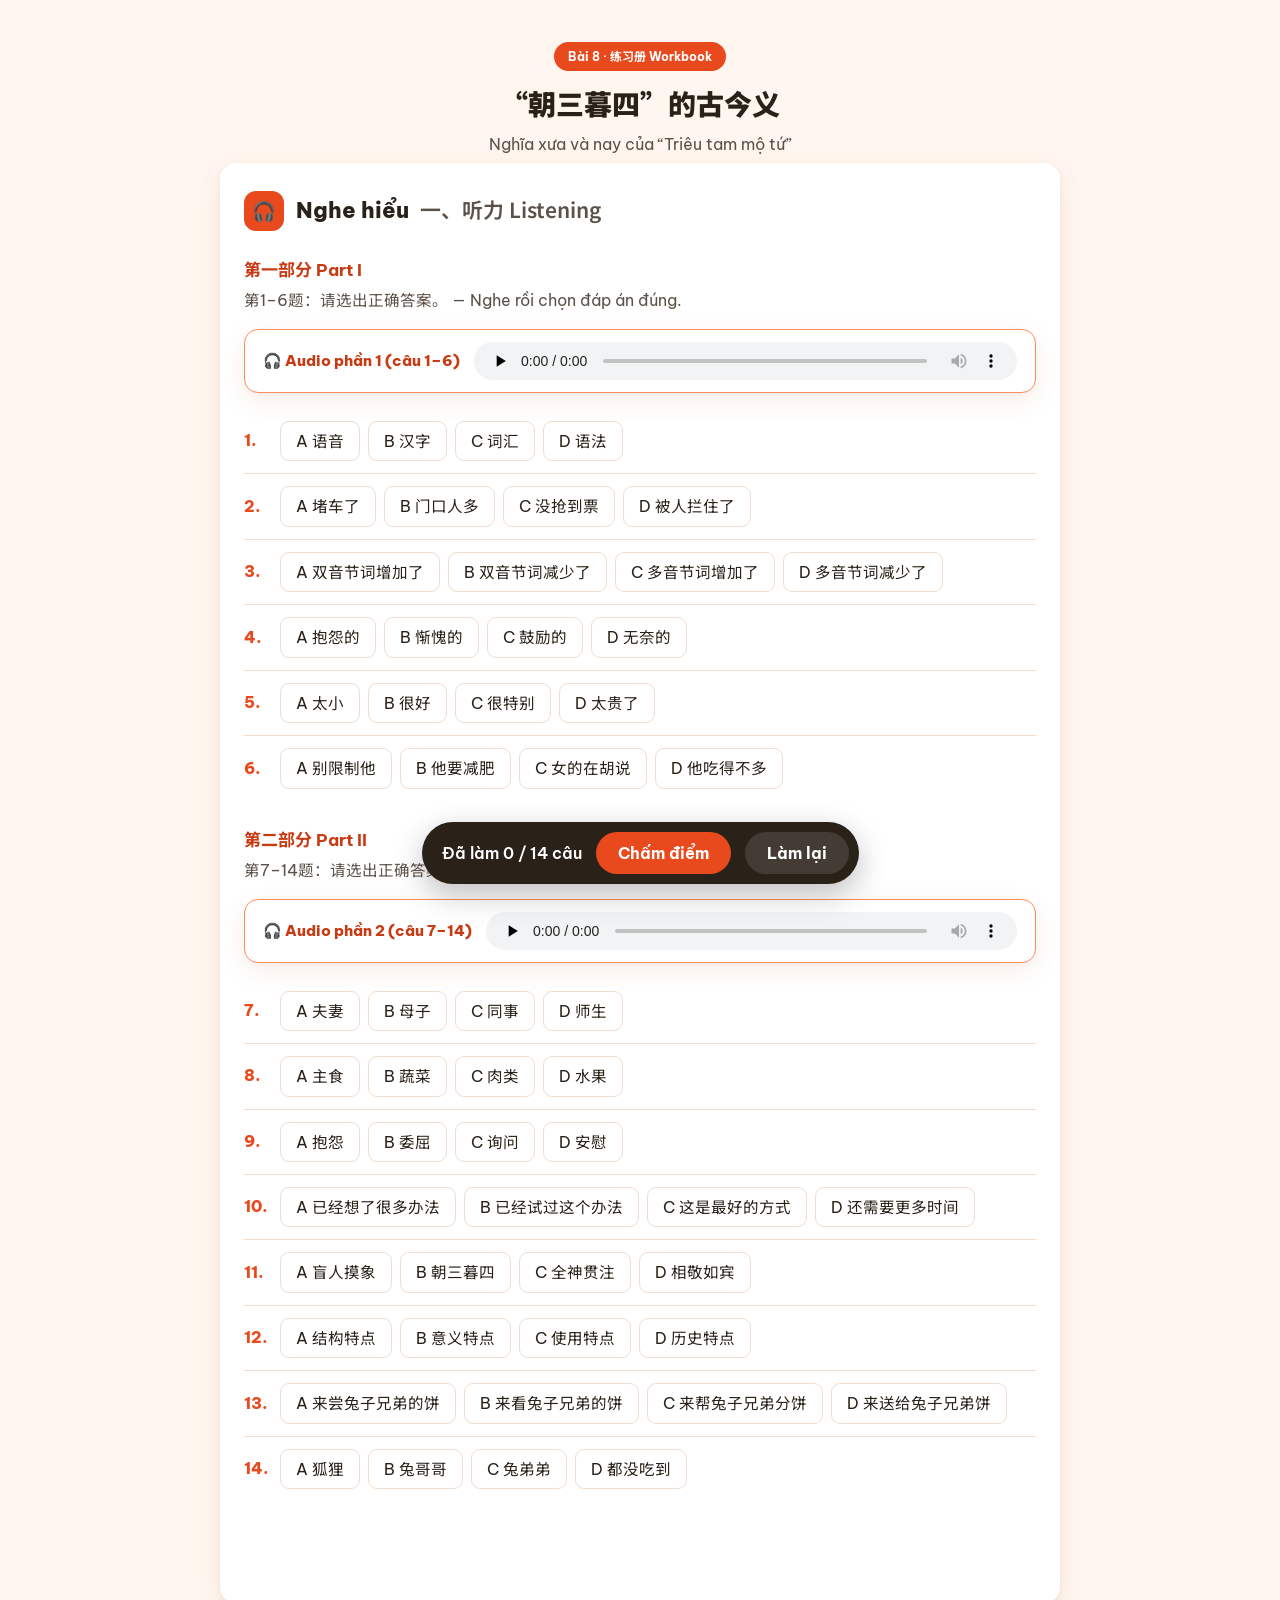
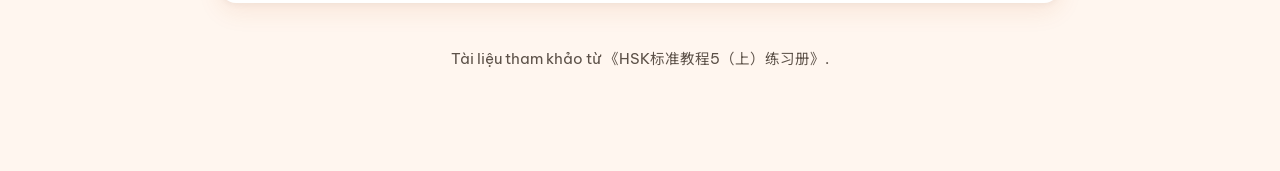
<file: bai8.html>
<!DOCTYPE html>
<html lang="vi">
<head>
<meta charset="UTF-8">
<meta name="viewport" content="width=device-width, initial-scale=1.0">
<title>Bài 8 · “朝三暮四”的古今义 | Luyện tập HSK5</title>
<link rel="preconnect" href="https://fonts.googleapis.com">
<link rel="preconnect" href="https://fonts.gstatic.com" crossorigin>
<link href="https://fonts.googleapis.com/css2?family=Noto+Sans+SC:wght@400;500;700;900&family=Be+Vietnam+Pro:wght@400;500;600;700;800&display=swap" rel="stylesheet">
<link rel="stylesheet" href="./style.css">
<script src="./quiz.js"></script>
</head>
<body class="lesson-body">

<div class="lesson-main">

  <div class="lesson-heading">
    <span class="badge">Bài 8 · 练习册 Workbook</span>
    <h1><span class="zh">“朝三暮四”的古今义</span></h1>
    <p>Nghĩa xưa và nay của “Triêu tam mộ tứ”</p>
  </div>

  <!-- ============ NGHE (Listening) ============ -->
  <section class="tab-section" data-tab="listening">
    <section class="card">
      <div class="section-head">
        <div class="icon">🎧</div>
        <h2>Nghe hiểu <span class="zh">一、听力 Listening</span></h2>
      </div>

      <!-- Part I -->
      <div class="part">
        <div class="part-title">第一部分 Part I</div>
        <div class="part-instructions">第1–6题：请选出正确答案。 — Nghe rồi chọn đáp án đúng.</div>
        <div class="audio-master">
          <span class="label">🎧 Audio phần 1 (câu 1–6)</span>
          <audio controls preload="none" src="audio/bai8/listening_1.mp3"></audio>
        </div>
        <div id="l-p1"></div>
      </div>

      <!-- Part II -->
      <div class="part">
        <div class="part-title">第二部分 Part II</div>
        <div class="part-instructions">第7–14题：请选出正确答案。 — Nghe rồi chọn đáp án đúng.</div>
        <div class="audio-master">
          <span class="label">🎧 Audio phần 2 (câu 7–14)</span>
          <audio controls preload="none" src="audio/bai8/listening_2.mp3"></audio>
        </div>
        <div id="l-p2"></div>
      </div>

      <div class="score-bar" id="l-score-bar" style="display:none;">
        <div class="score-panel">
          <span class="txt" id="l-score">0 / 14 câu</span>
          <button class="btn btn-primary" id="l-grade">Chấm điểm</button>
          <button class="btn btn-ghost" id="l-reset">Làm lại</button>
        </div>
      </div>
    </section>
  </section>

  <!-- ============ ĐỌC (Reading) ============ -->
  <section class="tab-section" data-tab="reading">
    <section class="card">
      <div class="section-head">
        <div class="icon">📖</div>
        <h2>Đọc hiểu <span class="zh">二、阅读 Reading</span></h2>
      </div>
      <p class="section-note">Chọn đáp án rồi bấm <b>“Chấm điểm”</b> ở thanh dưới cùng để tự kiểm tra.</p>

      <!-- Part I -->
      <div class="part">
        <div class="part-title">第一部分 Part I</div>
        <div class="part-instructions">第15–18题：请选出正确答案。 — Chọn từ đúng cho mỗi chỗ trống trong đoạn văn.</div>
        <div id="r-p1"></div>
      </div>

      <!-- Part II -->
      <div class="part">
        <div class="part-title">第二部分 Part II</div>
        <div class="part-instructions">第19–22题：请选出与试题内容一致的一项。 — Chọn câu đúng với nội dung đoạn văn.</div>
        <div id="r-p2"></div>
      </div>

      <!-- Part III -->
      <div class="part">
        <div class="part-title">第三部分 Part III</div>
        <div class="part-instructions">第23–28题：请选出正确答案。 — Đọc đoạn văn và chọn đáp án đúng.</div>
        <div id="r-p3"></div>
      </div>

      <div class="score-bar">
        <div class="score-panel">
          <span class="txt" id="r-score">0 / 14 câu</span>
          <button class="btn btn-primary" id="r-grade">Chấm điểm</button>
          <button class="btn btn-ghost" id="r-reset">Làm lại</button>
        </div>
      </div>
    </section>
  </section>

  <!-- ============ VIẾT (Writing) ============ -->
  <section class="tab-section" data-tab="writing">
    <section class="card">
      <div class="section-head">
        <div class="icon">✍️</div>
        <h2>Viết <span class="zh">三、书写 Writing</span></h2>
      </div>

      <!-- Part I -->
      <div class="part">
        <div class="part-title">第一部分 Part I</div>
        <div class="part-instructions">第29–31题：完成句子。 — Bấm lần lượt các từ để ghép thành câu đúng; bấm vào từ đã chọn để bỏ ra. Xong bấm "Chấm điểm".</div>
        <div class="example-box">
          例如：发表　这篇论文　什么时候　是　的<br>
          <b>→ 这篇论文是什么时候发表的？</b>
        </div>
        <div id="w-p1"></div>

        <div class="score-bar">
          <div class="score-panel">
            <span class="txt" id="w-score">0 / 3 câu</span>
            <button class="btn btn-primary" id="w-grade">Chấm điểm</button>
            <button class="btn btn-ghost" id="w-reset">Làm lại</button>
          </div>
        </div>
      </div>

      <!-- Part II -->
      <div class="part">
        <div class="part-title">第二部分 Part II</div>
        <div class="part-instructions">第32题：写短文。 — Phần này giáo viên chấm. Viết xong có thể bấm "Xem bài mẫu" để tham khảo.</div>
        <div id="w-p2"></div>
      </div>
    </section>
  </section>

  <!-- ============ TỪ VỰNG (Vocabulary game) ============ -->
  <section class="tab-section" data-tab="vocab">
    <section class="card">
      <div class="section-head">
        <div class="icon">📚</div>
        <h2>Từ vựng <span class="zh">词汇 Vocabulary</span></h2>
      </div>
      <div id="vocab-root"></div>
    </section>
  </section>

  <footer class="lesson-footer">
    Tài liệu tham khảo từ 《HSK标准教程5（上）练习册》.
  </footer>
</div>

<script>
HSK.initTabs('listening');

/* ---------------- NGHE: 2 audio, đáp án gốc trong audio/bai8/dap_an_nghe_bai8.txt ---------------- */
const lP1 = document.getElementById('l-p1');
[
  {n:1, opts:["语音","汉字","词汇","语法"]},
  {n:2, opts:["堵车了","门口人多","没抢到票","被人拦住了"]},
  {n:3, opts:["双音节词增加了","双音节词减少了","多音节词增加了","多音节词减少了"]},
  {n:4, opts:["抱怨的","惭愧的","鼓励的","无奈的"]},
  {n:5, opts:["太小","很好","很特别","太贵了"]},
  {n:6, opts:["别限制他","他要减肥","女的在胡说","他吃得不多"]},
].forEach(item=>lP1.appendChild(HSK.listeningRow(item.n, item.opts)));

const lP2 = document.getElementById('l-p2');
[
  {n:7,  opts:["夫妻","母子","同事","师生"]},
  {n:8,  opts:["主食","蔬菜","肉类","水果"]},
  {n:9,  opts:["抱怨","委屈","询问","安慰"]},
  {n:10, opts:["已经想了很多办法","已经试过这个办法","这是最好的方式","还需要更多时间"]},
  {n:11, opts:["盲人摸象","朝三暮四","全神贯注","相敬如宾"]},
  {n:12, opts:["结构特点","意义特点","使用特点","历史特点"]},
  {n:13, opts:["来尝兔子兄弟的饼","来看兔子兄弟的饼","来帮兔子兄弟分饼","来送给兔子兄弟饼"]},
  {n:14, opts:["狐狸","兔哥哥","兔弟弟","都没吃到"]},
].forEach(item=>lP2.appendChild(HSK.listeningRow(item.n, item.opts)));

window.HSK_PAGE = window.HSK_PAGE || {};
/* File đáp án mỗi dòng dạng "1C". Chưa có file thì vẫn chọn được, chỉ ẩn thanh chấm điểm. */
fetch('audio/bai8/dap_an_nghe_bai8.txt')
  .then(r => r.ok ? r.text() : Promise.reject())
  .then(text => HSK.parseAnswerKey(text))
  .catch(() => null)
  .then(answersDict => {
    window.HSK_PAGE.listening = HSK.mountListeningQuiz('.tab-section[data-tab="listening"]', answersDict, {
      questionNums: [1,2,3,4,5,6,7,8,9,10,11,12,13,14],
      scoreBarId: 'l-score-bar', scoreTxtId: 'l-score', gradeBtnId: 'l-grade', resetBtnId: 'l-reset'
    });
  });

/* ---------------- ĐỌC (tự chấm) ---------------- */
const quiz = new HSK.Quiz({scoreTxtId:'r-score', gradeBtnId:'r-grade', resetBtnId:'r-reset'});
const B = n => "<span class='blank'>"+n+"</span>";

// Part I — điền chỗ trống trong đoạn văn (15–18)
const rP1 = document.getElementById('r-p1');
const clozeBlock = quiz.mountMCQBlock(rP1, 15,
  "<p>如果你常常在手机或电脑上跟人聊天儿的话，相信你除了输入文字，一定也用过"+B(15)+"。有了它，互联网时代的我们变得越来越懒。以前我们想要表达一种意思，比如"+B(16)+"，可能需要花时间打出一句"+B(17)+"的话；而现在，只要轻松地点一个笑脸就好了。不过，也有专业人士怀疑它的发展前景，他们"+B(18)+"并不认为这种方式能够一直被大范围应用下去。</p>",
  "", {A:"表演",B:"表情",C:"表面",D:"表达"}, "B");
quiz.appendMCQToBlock(clozeBlock, 16, "", {A:"我很生气",B:"我很吃惊",C:"我很高兴",D:"我很伤心"}, "C");
quiz.appendMCQToBlock(clozeBlock, 17, "", {A:"完整",B:"整齐",C:"整个",D:"整体"}, "A");
quiz.appendMCQToBlock(clozeBlock, 18, "", {A:"相信",B:"相似",C:"似的",D:"似乎"}, "D");

// Part II — chọn câu đúng với nội dung (19–22)
const rP2 = document.getElementById('r-p2');
quiz.mountMCQBlock(rP2, 19,
  "从前有位老人，他很喜欢动物，便喂养了一群猴子当宠物。相处久了，他们的关系越来越好，彼此居然可以从表情、声音和行为举止中了解对方的意思。所以，虽然猴子不会说话，他们仍然可以很好地交流。",
  "", {A:"老人把猴子当朋友",B:"他们通过语言互相交流",C:"他们之间的关系不太好",D:"他们能理解对方的意思"}, "D");
quiz.mountMCQBlock(rP2, 20,
  "你永远是别人嘴里的故事，而别人的故事又永远在你的嘴里。结果故事从你的嘴到别人的耳朵，然后再从别人的嘴到另一个人的耳朵，就这样一路流传下去。最后你会听到你的故事，是一个热心的人好意过来告诉你的。你听完了，却不知道那是你的故事，因为在你的身上，从来没有发生过如他嘴里所叙述的那样的故事。到底那是谁的故事？噢，原来是集体创作。",
  "", {A:"每个人都喜欢给别人讲故事",B:"大家希望别人知道自己的故事",C:"故事在流传的过程中会有变化",D:"大家一起商量写了一个故事"}, "C");
quiz.mountMCQBlock(rP2, 21,
  "恋人们之间彼此常有亲昵的称呼。有的国家，恋人用小动物相称，如维也纳人称自己的心上人为“我的小蜗牛”；有的国家以植物相称，如日本人称其恋人为“美丽的山花”；还有的国家用食物称呼自己的情人，如美国人叫“蜜糖”，波兰人称“饼干”。",
  "", {A:"每对恋人之间都有昵称",B:"蜗牛是一种植物的名称",C:"“美丽的山花”是日本人用的",D:"“蜜糖、饼干”都是人的名字"}, "C");
quiz.mountMCQBlock(rP2, 22,
  "强烈的需要会成为某一时期消费行为的决定性力量。但是，某一需要最终转换为消费行为还取决于消费者个人的习惯、个性和家庭的收入总水平与财产额的高低，以及家庭规模与结构的特点。",
  "", {A:"消费行为与需要无关",B:"消费行为与财产有关",C:"消费行为与性别有关",D:"消费行为与收入无关"}, "B");

// Part III — đoạn văn dài, mỗi đoạn 3 câu (23–25, 26–28)
const rP3 = document.getElementById('r-p3');
const IMG = (base, alt) => "<img class='passage-img' src='"+base+".webp' data-base='"+base+"' alt='"+alt+"' onerror='HSK.imgFallback(this)'>";

const block23 = quiz.mountMCQBlock(rP3, 23,
  "<span class='passage-num'>23~25.</span>" +
  "<p>就讲单一语言的人口而言，汉语是世界上最大的语种，以汉语为母语的人有十几亿。</p>" +
  "<p>我们平时说的汉语，其实更多时候指的是普通话。普通话是中国不同民族间进行沟通交流的通用语言，以北京语音为标准音，以北方话为基础方言，以典范的现代白话文著作为语法规范。而汉语中还包括很多方言，如北方方言、吴方言、粤方言、闽方言、赣方言、湘方言和客家话。</p>" +
  "<p>汉语缺少严格意义的形态变化，这是汉语和印欧语言的根本区别，并由此产生了一系列其他特点：第一，同样的词，语序不同，组成的短语或句子就不一样。第二，汉语词类和句法成分的关系复杂，并不对应，如名词，既可以做主语、宾语，也可以做定语、状语，在一定的条件下甚至还可以做谓语。第三，音节的多少会影响语法形式，例如，有些双音节词就要求跟其他的双音节或多音节词一起使用，而不能用同样意义的单音节词，比如我们可以说“显得高兴、显得格外美丽”，但不能说“显得高”，必须说“显得很高”。</p>" +
  "<p>随着社会的发展，汉语也处于不断的变化完善中。所以，要学好汉语，我们也必须关注汉语的新发展。</p>",
  "“七大方言”<b>不包括</b>：", {A:"北方方言",B:"湘方言",C:"普通话",D:"客家话"}, "C");
quiz.appendMCQToBlock(block23, 24, "下列哪项反映了汉语的语序特点？", {A:"汉语不说“三个学生们”",B:"“固定座位”和“座位固定”不同",C:"可以说“今天星期一”",D:"不能说“互相帮”"}, "B");
quiz.appendMCQToBlock(block23, 25, "关于汉语的描述，下列哪项正确？", {A:"普通话以北京语音为标准音",B:"汉语属于印欧语言",C:"汉语词类与句法成分一一对应",D:"汉语是固定不变的"}, "A");

const block26 = quiz.mountMCQBlock(rP3, 26,
  "<span class='passage-num'>26~28.</span>" + IMG("images/bai8/r26", "Tượng Trương Khiên cưỡi ngựa") +
  "<p>“不得要领”这个成语来源于《史记》。成语中的“要”，即“腰”，指衣腰；“领”指衣领。古人上衣下裳，提上衣时拿着衣领，提下裳时拿着腰的部分。所以“要领”比喻人的主要意思或态度。“不得要领”现在一般用来形容说话、写文章抓不住要点或关键。</p>" +
  "<p>《史记》中记载了汉武帝初即位的时候，听说北方的月氏人对匈奴人怀着强烈的仇恨，他们想攻打匈奴，但得不到别国的帮助。当时，武帝正想消灭匈奴。听了这话，就招募了张骞作为使者，出使月氏。</p>" +
  "<p>要到月氏去，必须经过匈奴，很不幸，张骞经过匈奴的时候被抓住了。匈奴的王把张骞扣留下来，并且对他说：“月氏在我们的西北，你们汉人怎么能穿过我们的地方，出使到那里去？如果我们要出使到越国去，你们能让我们去吗？”就这样，张骞被匈奴扣留了十多年，还在那里成了家，生了儿子。</p>" +
  "<p>后来，匈奴放松了对张骞的监视，他就与随从们一起逃走了。在其他国家的帮助下，终于找到了月氏人西迁以后建立的大月氏。但是，现在月氏国人已经立了被杀国王的太子为新国王，在新土地上定居了下来。那里物产丰富，没有战争，他们只想过太平的日子，不再有向匈奴报复的心愿了。张骞谈的夹击匈奴的事月氏人并不感兴趣，他在那里停留了一年多，劝说一直抓不住要点，不得要领，始终不能得到月氏对与汉共击匈奴之事的明确表态，最后只得起程回国。</p>",
  "“不得要领”中的“领”是指：", {A:"领带",B:"领导",C:"本领",D:"衣领"}, "D");
quiz.appendMCQToBlock(block26, 27, "“不得要领”的故事发生在什么时候？", {A:"汉武帝在位的时候",B:"汉武帝攻打匈奴的时候",C:"建立大月氏的时候",D:"写《史记》的时候"}, "A");
quiz.appendMCQToBlock(block26, 28, "为什么说张骞“不得要领”？", {A:"他被抓住了",B:"他在匈奴成了家",C:"他没有找对地方",D:"他没有把握劝说的要点"}, "D");

quiz.bindButtons();

/* ---------------- VIẾT ---------------- */
// Part I — sắp xếp từ thành câu (tự chấm, bỏ qua dấu câu)
const quizW = new HSK.Quiz({scoreTxtId:'w-score', gradeBtnId:'w-grade', resetBtnId:'w-reset'});
const wP1 = document.getElementById('w-p1');
quizW.mountSentenceOrder(wP1, 29, ["固定的","产品","有","这种","消费群体"], ["这种产品有固定的消费群体。"]);
quizW.mountSentenceOrder(wP1, 30, ["把","完整地","请你","昨晚的经历","叙述一遍"], ["请你把昨晚的经历完整地叙述一遍。"]);
quizW.mountSentenceOrder(wP1, 31, ["不","家庭的财力","他的需要","满足","能"], ["家庭的财力不能满足他的需要。"]);
quizW.bindButtons();

// Part II — viết đoạn văn khoảng 80 chữ (giáo viên chấm)
HSK.mountEssay(document.getElementById('w-p2'), 32,
  ["相处","对方","调皮","行为","似乎"], 80,
  "Bài mẫu tham khảo:<p class='zh'><b>我家有一只小狗，它非常调皮，常常把我的鞋子藏起来。刚开始我很生气，可是相处久了，我发现它的很多行为都是想引起我的注意。现在，我们似乎能明白对方的意思：我一拿起绳子，它就知道要出去散步了。它已经成了我们家的一员。</b></p>");

/* Cho trang index.html đọc bài làm khi bấm "Nộp và in kết quả" (listening được gán sau khi tải đáp án) */
window.HSK_PAGE.lessonId = "bai8";
window.HSK_PAGE.lessonName = "Bài 8 · “朝三暮四”的古今义";
window.HSK_PAGE.reading = quiz;
window.HSK_PAGE.writingOrder = quizW;

/* ---------------- TỪ VỰNG — 生词 Bài 8 (43 từ) ---------------- */
const VOCAB_LIST = [
  {hanzi:"朝三暮四", pinyin:"zhāosān mùsì", mean:"sáng ba chiều bốn (thay đổi thất thường)"},
  {hanzi:"词汇", pinyin:"cíhuì", mean:"từ vựng"},
  {hanzi:"固定", pinyin:"gùdìng", mean:"cố định; ổn định"},
  {hanzi:"结构", pinyin:"jiégòu", mean:"kết cấu, cấu trúc"},
  {hanzi:"整体", pinyin:"zhěngtǐ", mean:"chỉnh thể, toàn thể"},
  {hanzi:"综合", pinyin:"zōnghé", mean:"tổng hợp lại; tổng hợp"},
  {hanzi:"完整", pinyin:"wánzhěng", mean:"hoàn chỉnh, trọn vẹn"},
  {hanzi:"哲学家", pinyin:"zhéxuéjiā", mean:"nhà triết học"},
  {hanzi:"寓言", pinyin:"yùyán", mean:"truyện ngụ ngôn"},
  {hanzi:"喂养", pinyin:"wèiyǎng", mean:"nuôi"},
  {hanzi:"群", pinyin:"qún", mean:"bầy, đàn (lượng từ)"},
  {hanzi:"猴子", pinyin:"hóuzi", mean:"con khỉ"},
  {hanzi:"宠物", pinyin:"chǒngwù", mean:"vật cưng, thú cưng"},
  {hanzi:"相处", pinyin:"xiāngchǔ", mean:"chung sống"},
  {hanzi:"彼此", pinyin:"bǐcǐ", mean:"hai bên"},
  {hanzi:"表情", pinyin:"biǎoqíng", mean:"nét mặt, vẻ mặt"},
  {hanzi:"行为", pinyin:"xíngwéi", mean:"hành vi, hành động"},
  {hanzi:"对方", pinyin:"duìfāng", mean:"đối phương, phía bên kia"},
  {hanzi:"蔬菜", pinyin:"shūcài", mean:"rau cải"},
  {hanzi:"粮食", pinyin:"liángshi", mean:"lương thực"},
  {hanzi:"家庭", pinyin:"jiātíng", mean:"gia đình"},
  {hanzi:"财产", pinyin:"cáichǎn", mean:"tài sản, của cải"},
  {hanzi:"消费", pinyin:"xiāofèi", mean:"tiêu thụ, tiêu dùng"},
  {hanzi:"节省", pinyin:"jiéshěng", mean:"tiết kiệm, dành dụm"},
  {hanzi:"限制", pinyin:"xiànzhì", mean:"hạn chế"},
  {hanzi:"猪", pinyin:"zhū", mean:"heo"},
  {hanzi:"调皮", pinyin:"tiáopí", mean:"nghịch ngợm, tinh nghịch"},
  {hanzi:"淘气", pinyin:"táoqì", mean:"nghịch ngợm"},
  {hanzi:"橡子", pinyin:"xiàngzi", mean:"quả đấu, hạt dẻ rừng"},
  {hanzi:"果实", pinyin:"guǒshí", mean:"quả, trái cây"},
  {hanzi:"不足", pinyin:"bùzú", mean:"thiếu; không đủ"},
  {hanzi:"倒", pinyin:"dào", mean:"lại (trái với điều mong đợi)"},
  {hanzi:"馒头", pinyin:"mántou", mean:"màn thầu, bánh bao không nhân"},
  {hanzi:"颗", pinyin:"kē", mean:"hạt, viên (lượng từ)"},
  {hanzi:"似乎", pinyin:"sìhū", mean:"dường như"},
  {hanzi:"吃亏", pinyin:"chī kuī", mean:"chịu thiệt, thiệt thòi"},
  {hanzi:"方式", pinyin:"fāngshì", mean:"phương thức, cách thức"},
  {hanzi:"安慰", pinyin:"ānwèi", mean:"an ủi, dỗ dành"},
  {hanzi:"要不", pinyin:"yàobù", mean:"nếu không thì"},
  {hanzi:"显得", pinyin:"xiǎnde", mean:"tỏ ra, có vẻ"},
  {hanzi:"格外", pinyin:"géwài", mean:"vô cùng, hết sức"},
  {hanzi:"情景", pinyin:"qíngjǐng", mean:"tình cảnh, cảnh tượng"},
  {hanzi:"哈", pinyin:"hā", mean:"ha ha (tiếng cười)"}
];
HSK.mountVocabGame('#vocab-root', VOCAB_LIST, { lessonId: "bai8" });
</script>
</body>
</html>
</file>
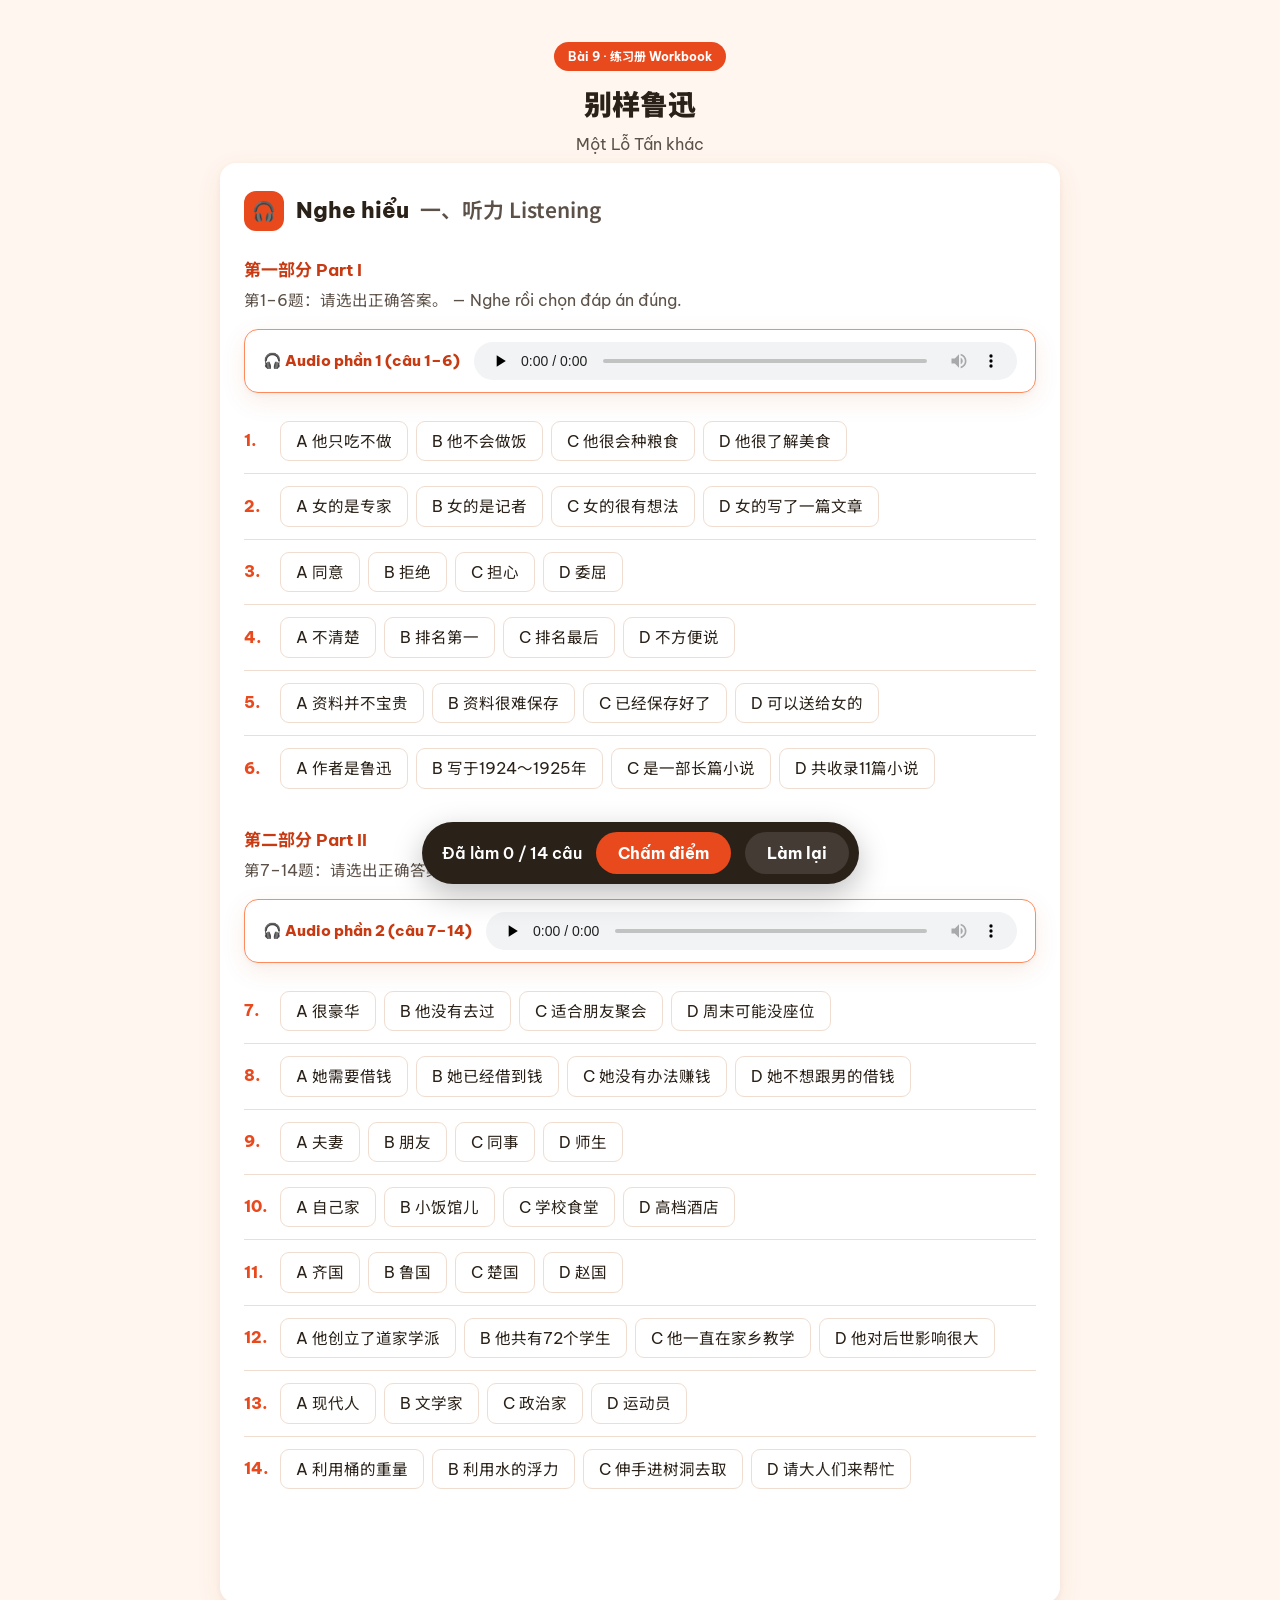
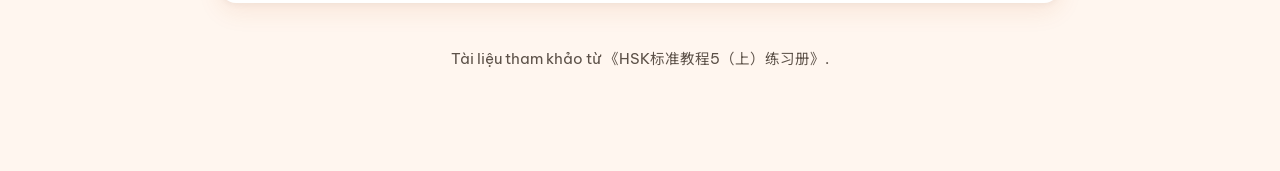
<file: bai9.html>
<!DOCTYPE html>
<html lang="vi">
<head>
<meta charset="UTF-8">
<meta name="viewport" content="width=device-width, initial-scale=1.0">
<title>Bài 9 · 别样鲁迅 | Luyện tập HSK5</title>
<link rel="preconnect" href="https://fonts.googleapis.com">
<link rel="preconnect" href="https://fonts.gstatic.com" crossorigin>
<link href="https://fonts.googleapis.com/css2?family=Noto+Sans+SC:wght@400;500;700;900&family=Be+Vietnam+Pro:wght@400;500;600;700;800&display=swap" rel="stylesheet">
<link rel="stylesheet" href="./style.css">
<script src="./quiz.js"></script>
</head>
<body class="lesson-body">

<div class="lesson-main">

  <div class="lesson-heading">
    <span class="badge">Bài 9 · 练习册 Workbook</span>
    <h1><span class="zh">别样鲁迅</span></h1>
    <p>Một Lỗ Tấn khác</p>
  </div>

  <!-- ============ NGHE (Listening) ============ -->
  <section class="tab-section" data-tab="listening">
    <section class="card">
      <div class="section-head">
        <div class="icon">🎧</div>
        <h2>Nghe hiểu <span class="zh">一、听力 Listening</span></h2>
      </div>

      <!-- Part I -->
      <div class="part">
        <div class="part-title">第一部分 Part I</div>
        <div class="part-instructions">第1–6题：请选出正确答案。 — Nghe rồi chọn đáp án đúng.</div>
        <div class="audio-master">
          <span class="label">🎧 Audio phần 1 (câu 1–6)</span>
          <audio controls preload="none" src="audio/bai9/listening_1.mp3"></audio>
        </div>
        <div id="l-p1"></div>
      </div>

      <!-- Part II -->
      <div class="part">
        <div class="part-title">第二部分 Part II</div>
        <div class="part-instructions">第7–14题：请选出正确答案。 — Nghe rồi chọn đáp án đúng.</div>
        <div class="audio-master">
          <span class="label">🎧 Audio phần 2 (câu 7–14)</span>
          <audio controls preload="none" src="audio/bai9/listening_2.mp3"></audio>
        </div>
        <div id="l-p2"></div>
      </div>

      <div class="score-bar" id="l-score-bar" style="display:none;">
        <div class="score-panel">
          <span class="txt" id="l-score">0 / 14 câu</span>
          <button class="btn btn-primary" id="l-grade">Chấm điểm</button>
          <button class="btn btn-ghost" id="l-reset">Làm lại</button>
        </div>
      </div>
    </section>
  </section>

  <!-- ============ ĐỌC (Reading) ============ -->
  <section class="tab-section" data-tab="reading">
    <section class="card">
      <div class="section-head">
        <div class="icon">📖</div>
        <h2>Đọc hiểu <span class="zh">二、阅读 Reading</span></h2>
      </div>
      <p class="section-note">Chọn đáp án rồi bấm <b>“Chấm điểm”</b> ở thanh dưới cùng để tự kiểm tra.</p>

      <!-- Part I -->
      <div class="part">
        <div class="part-title">第一部分 Part I</div>
        <div class="part-instructions">第15–18题：请选出正确答案。 — Chọn từ đúng cho mỗi chỗ trống trong đoạn văn.</div>
        <div id="r-p1"></div>
      </div>

      <!-- Part II -->
      <div class="part">
        <div class="part-title">第二部分 Part II</div>
        <div class="part-instructions">第19–22题：请选出与试题内容一致的一项。 — Chọn câu đúng với nội dung đoạn văn.</div>
        <div id="r-p2"></div>
      </div>

      <!-- Part III -->
      <div class="part">
        <div class="part-title">第三部分 Part III</div>
        <div class="part-instructions">第23–28题：请选出正确答案。 — Đọc đoạn văn và chọn đáp án đúng.</div>
        <div id="r-p3"></div>
      </div>

      <div class="score-bar">
        <div class="score-panel">
          <span class="txt" id="r-score">0 / 14 câu</span>
          <button class="btn btn-primary" id="r-grade">Chấm điểm</button>
          <button class="btn btn-ghost" id="r-reset">Làm lại</button>
        </div>
      </div>
    </section>
  </section>

  <!-- ============ VIẾT (Writing) ============ -->
  <section class="tab-section" data-tab="writing">
    <section class="card">
      <div class="section-head">
        <div class="icon">✍️</div>
        <h2>Viết <span class="zh">三、书写 Writing</span></h2>
      </div>

      <!-- Part I -->
      <div class="part">
        <div class="part-title">第一部分 Part I</div>
        <div class="part-instructions">第29–31题：完成句子。 — Bấm lần lượt các từ để ghép thành câu đúng; bấm vào từ đã chọn để bỏ ra. Xong bấm "Chấm điểm".</div>
        <div class="example-box">
          例如：发表　这篇论文　什么时候　是　的<br>
          <b>→ 这篇论文是什么时候发表的？</b>
        </div>
        <div id="w-p1"></div>

        <div class="score-bar">
          <div class="score-panel">
            <span class="txt" id="w-score">0 / 3 câu</span>
            <button class="btn btn-primary" id="w-grade">Chấm điểm</button>
            <button class="btn btn-ghost" id="w-reset">Làm lại</button>
          </div>
        </div>
      </div>

      <!-- Part II -->
      <div class="part">
        <div class="part-title">第二部分 Part II</div>
        <div class="part-instructions">第32题：写短文。 — Phần này giáo viên chấm. Viết xong có thể bấm "Xem bài mẫu" để tham khảo.</div>
        <div id="w-p2"></div>
      </div>
    </section>
  </section>

  <!-- ============ TỪ VỰNG (Vocabulary game) ============ -->
  <section class="tab-section" data-tab="vocab">
    <section class="card">
      <div class="section-head">
        <div class="icon">📚</div>
        <h2>Từ vựng <span class="zh">词汇 Vocabulary</span></h2>
      </div>
      <div id="vocab-root"></div>
    </section>
  </section>

  <footer class="lesson-footer">
    Tài liệu tham khảo từ 《HSK标准教程5（上）练习册》.
  </footer>
</div>

<script>
HSK.initTabs('listening');

/* ---------------- NGHE: 2 audio, đáp án gốc trong audio/bai9/dap_an_nghe_bai9.txt ---------------- */
const lP1 = document.getElementById('l-p1');
[
  {n:1, opts:["他只吃不做","他不会做饭","他很会种粮食","他很了解美食"]},
  {n:2, opts:["女的是专家","女的是记者","女的很有想法","女的写了一篇文章"]},
  {n:3, opts:["同意","拒绝","担心","委屈"]},
  {n:4, opts:["不清楚","排名第一","排名最后","不方便说"]},
  {n:5, opts:["资料并不宝贵","资料很难保存","已经保存好了","可以送给女的"]},
  {n:6, opts:["作者是鲁迅","写于1924～1925年","是一部长篇小说","共收录11篇小说"]},
].forEach(item=>lP1.appendChild(HSK.listeningRow(item.n, item.opts)));

const lP2 = document.getElementById('l-p2');
[
  {n:7,  opts:["很豪华","他没有去过","适合朋友聚会","周末可能没座位"]},
  {n:8,  opts:["她需要借钱","她已经借到钱","她没有办法赚钱","她不想跟男的借钱"]},
  {n:9,  opts:["夫妻","朋友","同事","师生"]},
  {n:10, opts:["自己家","小饭馆儿","学校食堂","高档酒店"]},
  {n:11, opts:["齐国","鲁国","楚国","赵国"]},
  {n:12, opts:["他创立了道家学派","他共有72个学生","他一直在家乡教学","他对后世影响很大"]},
  {n:13, opts:["现代人","文学家","政治家","运动员"]},
  {n:14, opts:["利用桶的重量","利用水的浮力","伸手进树洞去取","请大人们来帮忙"]},
].forEach(item=>lP2.appendChild(HSK.listeningRow(item.n, item.opts)));

window.HSK_PAGE = window.HSK_PAGE || {};
/* File đáp án mỗi dòng dạng "1C". Chưa có file thì vẫn chọn được, chỉ ẩn thanh chấm điểm. */
fetch('audio/bai9/dap_an_nghe_bai9.txt')
  .then(r => r.ok ? r.text() : Promise.reject())
  .then(text => HSK.parseAnswerKey(text))
  .catch(() => null)
  .then(answersDict => {
    window.HSK_PAGE.listening = HSK.mountListeningQuiz('.tab-section[data-tab="listening"]', answersDict, {
      questionNums: [1,2,3,4,5,6,7,8,9,10,11,12,13,14],
      scoreBarId: 'l-score-bar', scoreTxtId: 'l-score', gradeBtnId: 'l-grade', resetBtnId: 'l-reset'
    });
  });

/* ---------------- ĐỌC (tự chấm) ---------------- */
const quiz = new HSK.Quiz({scoreTxtId:'r-score', gradeBtnId:'r-grade', resetBtnId:'r-reset'});
const B = n => "<span class='blank'>"+n+"</span>";

// Part I — điền chỗ trống trong đoạn văn (15–18)
const rP1 = document.getElementById('r-p1');
const clozeBlock = quiz.mountMCQBlock(rP1, 15,
  "<p>新员工培训的时候，为了在群体中比别人更早地"+B(15)+"出自己的领导能力，很多人会"+B(16)+"着做事，希望占据主动地位。其实，"+B(17)+"。你应该把更多的心思花在如何完成任务上，想办法提出比别人更有价值的操作方式；另外，领导力并不等于事事都要"+B(18)+"去做，而是要懂得如何信任和尊重自己的团队成员，让每个人发挥自己的作用。</p>",
  "", {A:"表演",B:"显得",C:"表现",D:"表达"}, "C");
quiz.appendMCQToBlock(clozeBlock, 16, "", {A:"挣",B:"抢",C:"挡",D:"摸"}, "B");
quiz.appendMCQToBlock(clozeBlock, 17, "", {A:"这种做法是对的",B:"没有人会这样做",C:"培训以后才应该这样",D:"这种做法并不正确"}, "D");
quiz.appendMCQToBlock(clozeBlock, 18, "", {A:"亲自",B:"亲口",C:"各自",D:"个人"}, "A");

// Part II — chọn câu đúng với nội dung (19–22)
const rP2 = document.getElementById('r-p2');
quiz.mountMCQBlock(rP2, 19,
  "鲁迅大方好客且喜欢美食，常与朋友三五个人一起边吃边聊。有时甚至会直接让广和居送外卖到家里，在家招待朋友。当然最重要的还是因为广和居有鲁迅喜欢的菜。那里的菜既有高档的，也有适合普通百姓的，样样都让人有胃口。",
  "", {A:"鲁迅喜欢独自享受美食",B:"鲁迅喜欢广和居的环境",C:"广和居有外卖服务",D:"广和居的菜价较贵"}, "C");
quiz.mountMCQBlock(rP2, 20,
  "徐霞客是明末地理学家，经34年旅行，写有名山游记17篇和《浙游日记》等多部著作，除佚散者外，剩有60余万字游记资料，死后由他人整理成《徐霞客游记》。世传本有10卷、12卷、20卷等数种，主要按日记述作者1613—1639年间旅行观察所得，对地理、水文、地质、植物等现象，均做了详细记录，在地理学和文学上都有重要的价值。",
  "", {A:"徐霞客是清朝人",B:"《徐霞客游记》是一部著名小说",C:"《徐霞客游记》是他晚年的著作",D:"《徐霞客游记》记录了他旅行观察所得"}, "D");
quiz.mountMCQBlock(rP2, 21,
  "1970年，威廉·莎士比亚登上了英镑纸币。此后，纸币上相继迎来了大批文化名人。目前，英国人使用的20英镑纸币上印着的是英国著名经济学家亚当·斯密，这一点儿也不令人感到意外。不过，在未来的三到五年里，我们将看到市面流通的20英镑上出现某位艺术家的肖像。至于是谁，我们还不知道，但可以肯定的是，这位艺术家一定是非常受人欢迎的，因为他（她）将从公众提名中产生。",
  "", {A:"莎士比亚是第一位肖像被印在英镑上的文化名人",B:"亚当·斯密是英国一位著名的艺术家",C:"出现在新英镑上的艺术家人选已确定",D:"出现在新英镑上的艺术家由政府选出"}, "A");
quiz.mountMCQBlock(rP2, 22,
  "本书共选入郁达夫诗歌180余首、散文47篇。郁达夫的诗歌，绝大多数是旧体诗词，其中不乏优秀之作。这些旧体诗歌，雄浑瑰丽，佳句迭出，既闪烁着中国古典诗歌的神韵，又流动着新鲜浓烈的现代生活气息，为这位现代作家赢得了令人艳羡的显赫诗名。这在20世纪中国文学史上也是稀有的现象。",
  "", {A:"本书是郁达夫的诗歌集",B:"郁达夫写的主要是现代诗",C:"郁达夫的诗在文学史上地位不高",D:"郁达夫的诗有传统的形式、现代的内容"}, "D");

// Part III — đoạn văn dài, mỗi đoạn 3 câu (23–25, 26–28)
const rP3 = document.getElementById('r-p3');
const IMG = (base, alt) => "<img class='passage-img' src='"+base+".webp' data-base='"+base+"' alt='"+alt+"' onerror='HSK.imgFallback(this)'>";

const block23 = quiz.mountMCQBlock(rP3, 23,
  "<span class='passage-num'>23~25.</span>" +
  "<p>东晋时期有个叫王忱的人，他在少年时代就显露出才气，很受亲友的推崇。</p>" +
  "<p>他的舅父范宁，是当时著名的学者，对王忱也很器重，有著名文士拜访，他总让王忱到场接待。有一次，王忱去看望舅父，遇到了比他早出名的张玄。范宁要他俩交流交流。张玄早就听说王忱志趣不凡，很想与他交谈。他年龄比王忱要大，自然希望王忱先跟自己打招呼，就整理好衣服，端端正正地坐着等候。不料，王忱见张玄这等模样，也默默坐着，一言不发。张玄见他这样，自己又放不下架子，对坐了一会，闷闷不乐地离去了。事后，范宁责备王忱说：“张玄是吴中的优秀人才，你为什么不好好与他谈谈？”王忱傲慢地回答说：“他要是真心想和我来往，完全可以来找我谈嘛。”范宁听了这话，倒反而称赞起外甥来了：“你这样才华出众，真是后起之秀。”王忱笑着回答说：“没有您这样的舅父，哪来我这样的外甥？”</p>",
  "范宁是王忱的：", {A:"老师",B:"朋友",C:"舅舅",D:"外甥"}, "C");
quiz.appendMCQToBlock(block23, 24, "张玄为什么不主动跟王忱打招呼？", {A:"他不认识王忱",B:"他的年龄比王忱大",C:"他看不起王忱",D:"他的衣服还没整理好"}, "B");
quiz.appendMCQToBlock(block23, 25, "范宁用“后起之秀”这个词来表示对王忱的：", {A:"责备",B:"批评",C:"怀疑",D:"欣赏"}, "D");

const block26 = quiz.mountMCQBlock(rP3, 26,
  "<span class='passage-num'>26~28.</span>" + IMG("images/bai9/r26", "Chân dung Lỗ Tấn") +
  "<p>1926年在厦门大学教书时，鲁迅先生曾到一家理发店理发。理发师不认识鲁迅，见他衣着简朴，就穿着一件旧长袍和一双旧布鞋，心想他肯定没几个钱。于是，理发师冷冰冰地叫鲁迅坐下，马马虎虎地给理了个发。对此，鲁迅不仅没有生气，反而在理完后极随意地掏出一大把钱给他，数也没数就出门离开了。理发师一点钱数，远远超出了应付的数额，不禁喜形于色。</p>" +
  "<p>过了一段日子，鲁迅又来到这家理发店。理发师一眼就认出了他，立即迎上去献殷勤。虽然鲁迅仍是上次那身打扮，但理发师拿出了全部看家本领，满脸写着谦恭，慢工细活地做，足足用了一个多小时，还不时敬烟递茶。不料理毕，鲁迅并没有再显豪爽，而是照价付款，一个子也没多给。</p>" +
  "<p>理发师觉得很奇怪：“先生，您上回那样给，今天怎么这样给？”鲁迅笑笑：“您上回给我乱剪，所以我也就乱给；这回您认认真真地理，我就规规矩矩地给了。”理发师听了大窘。</p>",
  "第一次理发师态度为什么不好？", {A:"他心情不好",B:"他急着出门",C:"鲁迅穿得不像有钱人",D:"鲁迅没给够钱"}, "C");
quiz.appendMCQToBlock(block26, 27, "第二次鲁迅先生为什么没有多给钱？", {A:"他带的钱不够",B:"他觉得理得不好",C:"他没有抽烟喝茶",D:"他要教训理发师"}, "D");
quiz.appendMCQToBlock(block26, 28, "第二次鲁迅付款以后，理发师非常：", {A:"高兴",B:"不解",C:"生气",D:"平静"}, "B");

quiz.bindButtons();

/* ---------------- VIẾT ---------------- */
// Part I — sắp xếp từ thành câu (tự chấm, bỏ qua dấu câu)
const quizW = new HSK.Quiz({scoreTxtId:'w-score', gradeBtnId:'w-grade', resetBtnId:'w-reset'});
const wP1 = document.getElementById('w-p1');
quizW.mountSentenceOrder(wP1, 29, ["因为","而","他","戒了酒","胃病"], ["他因为胃病而戒了酒。"]);
quizW.mountSentenceOrder(wP1, 30, ["地道的","你","这","快尝尝","传统点心"], ["你快尝尝这地道的传统点心。"]);
quizW.mountSentenceOrder(wP1, 31, ["他","平均","要","招待一次客人","每两个星期"], ["他平均每两个星期要招待一次客人。"]);
quizW.bindButtons();

// Part II — viết đoạn văn khoảng 80 chữ (giáo viên chấm)
HSK.mountEssay(document.getElementById('w-p2'), 32,
  ["表现","大方","形象","作为","曾经"], 80,
  "Bài mẫu tham khảo:<p class='zh'><b>在很多人心中，鲁迅的形象是严肃的。可是我曾经读过一篇文章，才知道生活中的鲁迅非常大方好客，常常请朋友吃饭。作为一位伟大的作家，他不但在文学上表现突出，在生活中也很有人情味。这让我对鲁迅有了新的认识。</b></p>");

/* Cho trang index.html đọc bài làm khi bấm "Nộp và in kết quả" (listening được gán sau khi tải đáp án) */
window.HSK_PAGE.lessonId = "bai9";
window.HSK_PAGE.lessonName = "Bài 9 · 别样鲁迅";
window.HSK_PAGE.reading = quiz;
window.HSK_PAGE.writingOrder = quizW;

/* ---------------- TỪ VỰNG — 生词 Bài 9 (38 từ) ---------------- */
const VOCAB_LIST = [
  {hanzi:"表现", pinyin:"biǎoxiàn", mean:"thể hiện; biểu hiện"},
  {hanzi:"突出", pinyin:"tūchū", mean:"nổi bật, nổi trội"},
  {hanzi:"文学家", pinyin:"wénxuéjiā", mean:"nhà văn"},
  {hanzi:"算", pinyin:"suàn", mean:"coi là, xem là"},
  {hanzi:"地道", pinyin:"dìdao", mean:"đích thực, chính cống"},
  {hanzi:"行家", pinyin:"hángjia", mean:"người trong nghề, người thạo nghề"},
  {hanzi:"亲自", pinyin:"qīnzì", mean:"tự, đích thân"},
  {hanzi:"见解", pinyin:"jiànjiě", mean:"cách nhìn, quan niệm"},
  {hanzi:"近代", pinyin:"jìndài", mean:"thời cận đại"},
  {hanzi:"时尚", pinyin:"shíshàng", mean:"mốt, thời trang"},
  {hanzi:"写作", pinyin:"xiězuò", mean:"sáng tác"},
  {hanzi:"点心", pinyin:"diǎnxin", mean:"bánh ngọt, điểm tâm"},
  {hanzi:"作为", pinyin:"zuòwéi", mean:"coi như; với tư cách"},
  {hanzi:"学问", pinyin:"xuéwen", mean:"tri thức, học thức"},
  {hanzi:"讲究", pinyin:"jiǎngjiu", mean:"chú ý, chú trọng; đẹp đẽ"},
  {hanzi:"平均", pinyin:"píngjūn", mean:"tính trung bình"},
  {hanzi:"胡同", pinyin:"hútòng", mean:"ngõ hẻm"},
  {hanzi:"位于", pinyin:"wèiyú", mean:"nằm ở"},
  {hanzi:"首", pinyin:"shǒu", mean:"người (vật) đứng đầu; bài"},
  {hanzi:"豪华", pinyin:"háohuá", mean:"sang trọng, lộng lẫy"},
  {hanzi:"光临", pinyin:"guānglín", mean:"đến dự, hay lui tới"},
  {hanzi:"交际", pinyin:"jiāojì", mean:"xã giao, sự giao thiệp"},
  {hanzi:"大方", pinyin:"dàfang", mean:"rộng rãi, hào phóng"},
  {hanzi:"好客", pinyin:"hàokè", mean:"hiếu khách, mến khách"},
  {hanzi:"呼朋唤友", pinyin:"hūpéng huànyǒu", mean:"mời mọc bạn bè, tập hợp bạn bè"},
  {hanzi:"招待", pinyin:"zhāodài", mean:"chiêu đãi, thết đãi"},
  {hanzi:"高档", pinyin:"gāodàng", mean:"hảo hạng, cao cấp"},
  {hanzi:"胃口", pinyin:"wèikǒu", mean:"khẩu vị, sự thèm ăn"},
  {hanzi:"明明", pinyin:"míngmíng", mean:"rõ ràng, chắc chắn"},
  {hanzi:"胃", pinyin:"wèi", mean:"dạ dày, bao tử"},
  {hanzi:"戒", pinyin:"jiè", mean:"cai, bỏ"},
  {hanzi:"保存", pinyin:"bǎocún", mean:"giữ gìn, bảo tồn"},
  {hanzi:"资料", pinyin:"zīliào", mean:"tài liệu, tư liệu"},
  {hanzi:"曾经", pinyin:"céngjīng", mean:"đã từng"},
  {hanzi:"形容", pinyin:"xíngróng", mean:"hình dung, miêu tả"},
  {hanzi:"蒙眬", pinyin:"ménglóng", mean:"lờ mờ, mơ màng, mờ ảo"},
  {hanzi:"悠悠", pinyin:"yōuyōu", mean:"thong thả, ung dung"},
  {hanzi:"形象", pinyin:"xíngxiàng", mean:"sinh động"}
];
HSK.mountVocabGame('#vocab-root', VOCAB_LIST, { lessonId: "bai9" });
</script>
</body>
</html>
</file>
<file: style.css>
/* ============================================================
   HSK5 Luyện Tập — shared stylesheet
   Dùng chung cho index.html (khung trang) và mọi trang bai*.html
   ============================================================ */

:root{
  --orange:#e8491d;
  --orange-dark:#c73a12;
  --orange-light:#ff8a5c;
  --cream:#fff6ef;
  --ink:#2a2118;
  --ink-soft:#5c5148;
  --line:#f0ddd0;
  --card:#ffffff;
  --green:#2f9e56;
  --green-bg:#e9f8ee;
  --red:#d13c2f;
  --red-bg:#fdecea;
  --radius:16px;
  --shadow:0 8px 24px rgba(200,90,30,.10), 0 2px 6px rgba(0,0,0,.04);
  --sidebar-w:220px;
  --topbar-h:64px;
}
*{box-sizing:border-box;}
html{scroll-behavior:smooth;}
body{
  margin:0;
  font-family:'Be Vietnam Pro','Noto Sans SC',system-ui,sans-serif;
  background:var(--cream);
  color:var(--ink);
  line-height:1.6;
}
.zh{font-family:'Noto Sans SC','Be Vietnam Pro',sans-serif;}
a{color:inherit;}
img{max-width:100%;}

/* ---------------------------------------------------------
   SHELL LAYOUT (index.html only): sidebar + topbar + iframe
   --------------------------------------------------------- */
.shell{
  display:grid;
  grid-template-columns:var(--sidebar-w) 1fr;
  grid-template-rows:100vh;
  height:100vh;
}
.sidebar{
  background:linear-gradient(180deg, var(--orange) 0%, var(--orange-dark) 100%);
  color:#fff;
  padding:22px 14px;
  overflow-y:auto;
  display:flex;
  flex-direction:column;
  gap:6px;
}
.sidebar .brand{
  font-weight:800;
  font-size:15px;
  padding:0 8px 18px;
  line-height:1.35;
}
.sidebar .brand .zh{display:block;font-size:13px;opacity:.85;font-weight:600;margin-top:2px;}
.lesson-btn{
  display:block;
  width:100%;
  text-align:left;
  background:rgba(255,255,255,.08);
  border:1.5px solid transparent;
  color:#fff;
  padding:12px 14px;
  border-radius:12px;
  font-family:inherit;
  cursor:pointer;
  transition:.15s;
}
.lesson-btn:hover{background:rgba(255,255,255,.18);}
.lesson-btn.active{
  background:#fff;
  color:var(--orange-dark);
  font-weight:800;
  box-shadow:0 4px 14px rgba(0,0,0,.15);
}
.lesson-btn .num{font-size:15.5px;font-weight:700;}
.lesson-btn.soon{
  opacity:.55;
  cursor:not-allowed;
}
.lesson-btn.soon:hover{background:rgba(255,255,255,.08);}

.content-area{
  display:flex;
  flex-direction:column;
  min-width:0;
}
.topbar{
  height:var(--topbar-h);
  background:#fff;
  border-bottom:1px solid var(--line);
  display:flex;
  align-items:center;
  gap:10px;
  padding:0 20px;
  box-shadow:0 2px 10px rgba(0,0,0,.03);
  flex-wrap:wrap;
}
.tab-group{
  display:flex;
  gap:6px;
  background:var(--cream);
  padding:5px;
  border-radius:12px;
}
.tab-btn{
  border:none;
  background:transparent;
  padding:9px 18px;
  border-radius:9px;
  font-family:inherit;
  font-weight:700;
  font-size:14px;
  color:var(--ink-soft);
  cursor:pointer;
  transition:.15s;
  display:flex;
  align-items:center;
  gap:6px;
}
.tab-btn:hover{color:var(--orange-dark);}
.tab-btn.active{
  background:var(--orange);
  color:#fff;
  box-shadow:var(--shadow);
}
.topbar .current-lesson{
  font-size:13px;
  color:var(--ink-soft);
  font-weight:600;
  white-space:nowrap;
}

/* Thanh chọn tên học viên + nút Nộp và in kết quả (topbar, index.html) */
.hocvien-bar{
  margin-left:auto;
  display:flex;
  align-items:center;
  gap:10px;
  flex-wrap:wrap;
}
.hocvien-bar label{
  font-size:13.5px;
  font-weight:700;
  color:var(--ink-soft);
  white-space:nowrap;
}
.hocvien-bar select{
  border:1.5px solid var(--line);
  border-radius:9px;
  padding:8px 12px;
  font-family:inherit;
  font-size:14px;
  background:#fff;
  color:var(--ink);
  min-width:170px;
  cursor:pointer;
}
.hocvien-bar select:focus{outline:none;border-color:var(--orange-light);}
.btn-submit-result{
  border:none;
  background:var(--orange);
  color:#fff;
  padding:10px 18px;
  border-radius:9px;
  font-weight:700;
  font-size:14px;
  cursor:pointer;
  font-family:inherit;
  white-space:nowrap;
  transition:.15s;
}
.btn-submit-result:hover{background:var(--orange-dark);}
.btn-submit-result:disabled{opacity:.5;cursor:not-allowed;background:var(--orange);}
.hocvien-toast{
  font-size:12.5px;
  color:var(--green);
  font-weight:700;
  white-space:nowrap;
}

.frame-wrap{
  flex:1;
  min-height:0;
}
#lessonFrame{
  width:100%;
  height:100%;
  border:none;
  background:var(--cream);
}

/* Mobile: sidebar becomes a horizontal strip on top */
@media (max-width:820px){
  .shell{
    grid-template-columns:1fr;
    grid-template-rows:auto 1fr;
    height:100vh;
  }
  .sidebar{
    flex-direction:row;
    align-items:center;
    overflow-x:auto;
    padding:12px 10px;
    gap:8px;
  }
  .sidebar .brand{padding:0 10px 0 2px;flex:0 0 auto;border-right:1px solid rgba(255,255,255,.25);margin-right:4px;}
  .lesson-btn{flex:0 0 auto;width:auto;white-space:nowrap;}
  .lesson-btn.results-link{order:99;margin-top:0;margin-left:4px;}
  .topbar{padding:0 12px;height:auto;padding-top:10px;padding-bottom:10px;}
  .hocvien-bar{margin-left:0;width:100%;order:2;}
  .hocvien-bar select{flex:1 1 auto;}
  .topbar .current-lesson{margin-left:0;width:100%;order:3;}
}

/* ---------------------------------------------------------
   Trang kết quả đã lưu (ketqua.html) + cửa sổ in kết quả
   --------------------------------------------------------- */
.ketqua-main{max-width:920px;margin:0 auto;padding:24px 20px 60px;}
.ketqua-main h1{font-size:24px;font-weight:900;margin:6px 0 4px;}
.ketqua-main .sub{color:var(--ink-soft);font-size:15px;margin-bottom:22px;}
.ketqua-table-wrap{overflow-x:auto;background:var(--card);border-radius:var(--radius);box-shadow:var(--shadow);}
table.ketqua-table{width:100%;border-collapse:collapse;font-size:14.5px;}
table.ketqua-table th, table.ketqua-table td{padding:12px 14px;text-align:left;border-bottom:1px solid var(--line);white-space:nowrap;}
table.ketqua-table th{background:var(--cream);color:var(--ink-soft);font-weight:700;font-size:13px;text-transform:uppercase;letter-spacing:.03em;}
table.ketqua-table tr:last-child td{border-bottom:none;}
table.ketqua-table .row-actions{display:flex;gap:6px;}
table.ketqua-table .row-actions button{
  border:1.5px solid var(--line);background:#fff;color:var(--ink);
  padding:6px 12px;border-radius:8px;font-size:13px;font-weight:600;cursor:pointer;font-family:inherit;
}
table.ketqua-table .row-actions button:hover{border-color:var(--orange-light);color:var(--orange-dark);}
table.ketqua-table .row-actions button.danger:hover{border-color:var(--red);color:var(--red);}
.ketqua-empty{padding:50px 20px;text-align:center;color:var(--ink-soft);font-size:16px;}
.ketqua-detail{display:none;background:var(--cream);border-radius:12px;padding:16px 18px;margin:10px 0 18px;font-size:14.5px;line-height:1.7;}
.ketqua-detail.show{display:block;}
.ketqua-detail h4{margin:0 0 6px;color:var(--orange-dark);font-size:14.5px;}
.ketqua-detail .row{margin-bottom:10px;}
.back-link{display:inline-block;margin-bottom:14px;color:var(--orange-dark);font-weight:700;text-decoration:none;font-size:14.5px;}
.back-link:hover{text-decoration:underline;}

/* ---------------------------------------------------------
   LESSON PAGE LAYOUT (files inside lessons/)
   --------------------------------------------------------- */
.lesson-body{
  margin:0;
  background:var(--cream);
}
.lesson-main{
  max-width:880px;
  margin:0 auto;
  padding:24px 20px 90px;
}
.lesson-heading{
  text-align:center;
  padding:18px 10px 6px;
}
.lesson-heading .badge{
  display:inline-block;
  background:var(--orange);
  color:#fff;
  padding:5px 14px;
  border-radius:999px;
  font-size:12px;
  font-weight:700;
  margin-bottom:10px;
}
.lesson-heading h1{
  margin:0 0 4px;
  font-size:clamp(20px,3.4vw,28px);
  font-weight:900;
  color:var(--ink);
}
.lesson-heading p{margin:0;color:var(--ink-soft);font-size:15.5px;}

.tab-section{display:none;}
.tab-section.active{display:block;}

section.card{
  background:var(--card);
  border-radius:var(--radius);
  box-shadow:var(--shadow);
  padding:28px 24px;
  margin-bottom:24px;
}
.section-head{
  display:flex;
  align-items:center;
  gap:12px;
  margin-bottom:6px;
}
.section-head .icon{
  width:40px;height:40px;flex:0 0 40px;
  border-radius:12px;
  background:var(--orange);
  color:#fff;
  display:flex;align-items:center;justify-content:center;
  font-size:19px;
}
.section-head h2{margin:0;font-size:22px;font-weight:800;}
.section-head h2 .zh{font-size:.95em;color:var(--ink-soft);font-weight:600;margin-left:6px;}
.section-note{font-size:15.5px;color:var(--ink-soft);margin:2px 0 20px;padding-left:52px;}

.part{margin-top:26px;}
.part:first-of-type{margin-top:22px;}
.part-title{font-weight:700;font-size:17px;color:var(--orange-dark);margin-bottom:4px;}
.part-instructions{font-size:15.5px;color:var(--ink-soft);margin-bottom:16px;}

.example-box{
  background:var(--cream);
  border:1px dashed var(--line);
  border-radius:10px;
  padding:12px 14px;
  font-size:15.5px;
  line-height:1.7;
  color:var(--ink-soft);
  margin-bottom:16px;
}
.example-box b{color:var(--ink);}

.pic-grid{display:grid;grid-template-columns:repeat(2,1fr);gap:14px;margin-bottom:18px;}
.pic-card{border:1.5px solid var(--line);border-radius:12px;padding:10px 8px 12px;text-align:center;background:#fffaf6;}
.pic-card .emoji{font-size:30px;}
.pic-card .letter{display:inline-block;font-weight:800;color:var(--orange);margin-bottom:6px;font-size:13px;}
.pic-card .cap{font-size:14px;color:var(--ink-soft);margin-top:4px;}
.pic-card img{
  width:100%;
  aspect-ratio:4/3;
  height:auto;
  object-fit:contain;
  border-radius:8px;
  background:#f1e6db;
  display:block;
}

/* Single master audio player for a whole listening section */
.audio-master{
  position:sticky;
  top:10px;
  z-index:5;
  background:#fff;
  border:1.5px solid var(--orange-light);
  border-radius:14px;
  padding:12px 18px;
  margin-bottom:22px;
  box-shadow:var(--shadow);
  display:flex;
  align-items:center;
  gap:14px;
  flex-wrap:wrap;
}
.audio-master .label{
  font-weight:800;
  color:var(--orange-dark);
  font-size:15px;
  white-space:nowrap;
}
.audio-master audio{flex:1 1 220px;height:38px;min-width:200px;}
.audio-master .audio-missing{margin-left:0;}

.q-row{display:flex;flex-wrap:wrap;align-items:center;gap:10px;padding:12px 0;border-top:1px solid var(--line);}
.q-row:first-child{border-top:none;}
.q-num{font-weight:800;color:var(--orange);min-width:26px;}
.q-text{flex:1 1 260px;font-size:16.5px;}
.opt-group{display:flex;flex-wrap:wrap;gap:8px;}
.opt-btn{
  border:1.5px solid var(--line);
  background:#fff;
  padding:8px 15px;
  border-radius:9px;
  font-size:15.5px;
  cursor:pointer;
  transition:.15s;
  font-family:inherit;
  color:var(--ink);
}
.opt-btn:hover{border-color:var(--orange-light);}
.opt-btn.selected{background:var(--orange);border-color:var(--orange);color:#fff;font-weight:600;}
.opt-btn.correct{background:var(--green);border-color:var(--green);color:#fff;font-weight:700;}
.opt-btn.wrong{background:var(--red);border-color:var(--red);color:#fff;font-weight:700;}
.opt-btn.locked{cursor:default;}
.opt-btn.disabled{opacity:.5;cursor:not-allowed;background:#f6f6f6;}

.passage{background:var(--cream);border-radius:10px;padding:14px 16px;font-size:16.5px;line-height:1.7;margin-bottom:12px;}
.passage .passage-num{color:var(--orange-dark);font-weight:800;margin-right:4px;}
.star-q{font-weight:700;margin:10px 0 8px;font-size:16.5px;}
.star-q .star-q-num{color:var(--orange);font-weight:800;margin-right:8px;}

.locked-badge{
  display:inline-flex;align-items:center;gap:6px;font-size:12px;color:var(--ink-soft);
  background:#f2ece5;padding:4px 10px;border-radius:999px;margin-left:4px;
}

.explain{display:none;font-size:15px;color:var(--ink-soft);margin-top:6px;padding-left:34px;}
.explain.show{display:block;}
.explain b{color:var(--green);}

.audio-row{display:flex;align-items:center;gap:10px;margin:4px 0 14px;flex-wrap:wrap;}
.audio-row audio{height:34px;max-width:280px;flex:1 1 240px;}
.audio-missing{font-size:12px;color:var(--ink-soft);font-style:italic;}

/* Writing (书写) components */
.pinyin-tag{
  font-size:14.5px;
  color:var(--ink-soft);
  background:var(--cream);
  border:1px solid var(--line);
  padding:3px 9px;
  border-radius:999px;
}
.text-input{
  border:1.5px solid var(--line);
  border-radius:9px;
  padding:8px 12px;
  font-size:17px;
  font-family:'Noto Sans SC','Be Vietnam Pro',sans-serif;
  width:90px;
  text-align:center;
}
.text-input:focus{outline:none;border-color:var(--orange-light);}
.text-input.correct{background:var(--green-bg);border-color:var(--green);color:var(--green);font-weight:700;}
.text-input.wrong{background:var(--red-bg);border-color:var(--red);color:var(--red);font-weight:700;}

.pic-desc{font-size:15.5px;color:var(--ink-soft);flex:1 1 260px;font-style:italic;}

/* Writing Part II: ảnh lớn bên trái (cỡ giống ảnh Nghe Part I), từ gợi ý +
   ô nhập câu bên phải */
.writing-row{display:flex;gap:18px;align-items:stretch;flex-wrap:wrap;}
.writing-pic{
  width:100%;
  max-width:320px;
  aspect-ratio:4/3;
  object-fit:contain;
  border-radius:12px;
  background:#f1e6db;
  display:block;
  flex:1 1 320px;
}
.example-box .writing-pic{max-width:280px;}
.writing-right{
  flex:1 1 260px;
  min-width:220px;
  display:flex;
  flex-direction:column;
}
.word-tag{
  align-self:flex-start;
  font-weight:800;
  color:#fff;
  background:var(--orange);
  padding:6px 16px;
  border-radius:999px;
  font-size:16px;
  margin-bottom:10px;
}
.writing-textarea{
  width:100%;
  flex:1;
  min-height:120px;
  border:1.5px solid var(--line);
  border-radius:10px;
  padding:10px 12px;
  font-family:'Noto Sans SC','Be Vietnam Pro',sans-serif;
  font-size:16.5px;
  resize:vertical;
}
.writing-textarea:focus{outline:none;border-color:var(--orange-light);}
.reveal-btn{
  margin-top:8px;
  border:1.5px solid var(--orange);
  background:#fff;
  color:var(--orange-dark);
  padding:8px 16px;
  border-radius:999px;
  font-size:15px;
  font-weight:700;
  cursor:pointer;
  font-family:inherit;
}
.reveal-btn:hover{background:var(--orange);color:#fff;}
.sample-answer{
  display:none;
  margin-top:8px;
  background:var(--green-bg);
  border-radius:10px;
  padding:10px 14px;
  font-size:15.5px;
  line-height:1.6;
  color:#1e6b3a;
}
.sample-answer.show{display:block;}
.sample-answer b{color:var(--green);}

.placeholder-box{
  text-align:center;
  padding:50px 20px;
  color:var(--ink-soft);
  font-size:16.5px;
}
.placeholder-box .big{font-size:38px;margin-bottom:10px;}

/* Score bar (reading self-check) */
.score-bar{position:sticky;bottom:16px;display:flex;justify-content:center;z-index:20;margin-top:12px;}
.score-panel{
  background:var(--ink);color:#fff;border-radius:999px;padding:10px 10px 10px 20px;
  display:flex;align-items:center;gap:14px;box-shadow:0 10px 30px rgba(0,0,0,.25);
  flex-wrap:wrap;justify-content:center;
}
.score-panel .txt{font-size:15.5px;font-weight:600;}
.btn{border:none;border-radius:999px;padding:11px 22px;font-weight:700;font-size:15.5px;cursor:pointer;font-family:inherit;}
.btn-primary{background:var(--orange);color:#fff;}
.btn-primary:hover{background:var(--orange-dark);}
.btn-ghost{background:rgba(255,255,255,.12);color:#fff;}
.btn-ghost:hover{background:rgba(255,255,255,.22);}

footer.lesson-footer{text-align:center;padding:20px 20px 10px;font-size:14.5px;color:var(--ink-soft);}

/* ---------------------------------------------------------
   Tab Từ vựng — game "Đố vui tốc độ"
   --------------------------------------------------------- */
.vocab-start, .vocab-end{
  text-align:center;
  padding:50px 20px;
  max-width:420px;
  margin:0 auto;
}
.vocab-start-icon, .vocab-end-icon{font-size:44px;margin-bottom:10px;}
.vocab-start h3, .vocab-end h3{margin:0 0 8px;font-size:22px;font-weight:800;color:var(--ink);}
.vocab-start p{color:var(--ink-soft);font-size:15.5px;margin:0 0 16px;}
.vocab-highscore{
  display:inline-block;
  background:var(--cream);
  border:1px solid var(--line);
  border-radius:999px;
  padding:6px 16px;
  font-size:14.5px;
  font-weight:700;
  color:var(--orange-dark);
  margin-bottom:18px;
}
.vocab-end-score{font-size:34px;font-weight:900;color:var(--orange);margin:6px 0;}
.vocab-end p{color:var(--ink-soft);font-size:15px;margin:0 0 18px;}

.vocab-game{max-width:520px;margin:0 auto;}
.vocab-hud{display:flex;align-items:center;justify-content:space-between;gap:10px;margin-bottom:10px;flex-wrap:wrap;}
.vocab-progress{font-size:14px;color:var(--ink-soft);font-weight:700;}
.vocab-score{font-size:14px;color:var(--ink);font-weight:800;}
.vocab-streak{
  font-size:13px;
  font-weight:800;
  color:#fff;
  background:var(--orange);
  padding:3px 10px;
  border-radius:999px;
}
.vocab-timerbar{
  height:8px;
  background:var(--cream);
  border-radius:999px;
  overflow:hidden;
  margin-bottom:26px;
}
.vocab-timerbar-fill{
  height:100%;
  width:100%;
  background:linear-gradient(90deg, var(--orange), var(--orange-light));
  border-radius:999px;
  transition:width .05s linear;
}
.vocab-word{text-align:center;margin-bottom:28px;}
.vocab-hanzi{
  font-family:'Noto Sans SC',sans-serif;
  font-size:56px;
  font-weight:700;
  color:var(--ink);
  line-height:1.2;
}
.vocab-pinyin{font-size:17px;color:var(--ink-soft);margin-top:4px;}
.vocab-options{display:grid;grid-template-columns:repeat(2,1fr);gap:12px;}
.vocab-opt-btn{
  border:1.5px solid var(--line);
  background:#fff;
  border-radius:12px;
  padding:16px 14px;
  font-size:16px;
  font-weight:600;
  color:var(--ink);
  cursor:pointer;
  font-family:inherit;
  transition:.15s;
  text-align:center;
}
.vocab-opt-btn:hover{border-color:var(--orange-light);}
.vocab-opt-btn.correct{background:var(--green);border-color:var(--green);color:#fff;font-weight:700;}
.vocab-opt-btn.wrong{background:var(--red);border-color:var(--red);color:#fff;font-weight:700;}
.vocab-opt-btn.locked{cursor:default;}

@media (max-width:480px){
  .vocab-hanzi{font-size:44px;}
  .vocab-options{grid-template-columns:1fr;}
}

/* ---------------------------------------------------------
   Thành phần riêng của HSK5
   --------------------------------------------------------- */
/* Khối câu hỏi xếp dọc (đoạn văn + câu hỏi + lựa chọn) */
.q-block{flex-direction:column;align-items:stretch;}

/* Mỗi phần Nghe có trình phát audio riêng — chỉ dính trong phần của nó */
.part .audio-master{margin-bottom:16px;}

/* Lựa chọn Nghe/Đọc dài hơn HSK3: cho xuống dòng gọn trên điện thoại */
.opt-btn{text-align:left;line-height:1.45;}

/* Đoạn văn: chỗ trống đánh số và ảnh minh hoạ */
.passage p{margin:0 0 10px;text-indent:2em;}
.passage p:last-child{margin-bottom:0;}
.blank{
  display:inline-block;min-width:3.2em;text-align:center;
  border-bottom:2px solid var(--orange);color:var(--orange-dark);font-weight:800;
  margin:0 3px;line-height:1.3;
}
.passage-img{
  float:right;width:200px;max-width:40%;margin:4px 0 10px 16px;
  border-radius:10px;background:#fff;
}
.passage::after{content:"";display:block;clear:both;}
@media (max-width:560px){
  .passage-img{float:none;display:block;width:auto;max-width:70%;max-height:240px;margin:0 auto 12px;}
}

/* Câu sắp xếp từ (完成句子) */
.order-head{display:flex;gap:10px;align-items:flex-start;}
.order-head .q-num{padding-top:10px;}
.order-answer{
  flex:1;min-height:50px;display:flex;flex-wrap:wrap;gap:8px;align-items:center;
  border:1.5px dashed var(--orange-light);border-radius:10px;padding:7px 10px;background:#fffaf6;
}
.order-answer.correct{border-style:solid;border-color:var(--green);background:var(--green-bg);}
.order-answer.wrong{border-style:solid;border-color:var(--red);background:var(--red-bg);}
.order-placeholder{color:var(--ink-soft);font-size:14.5px;}
.order-bank{display:flex;flex-wrap:wrap;gap:8px;margin:10px 0 0 36px;}
.order-chip{
  border:1.5px solid var(--line);background:#fff;color:var(--ink);
  padding:7px 14px;border-radius:9px;font-size:16.5px;cursor:pointer;
  font-family:'Noto Sans SC','Be Vietnam Pro',sans-serif;transition:.15s;
}
.order-chip:hover:not(:disabled){border-color:var(--orange-light);}
.order-chip.used{opacity:.3;cursor:default;}
.order-chip.in-answer{background:var(--orange);border-color:var(--orange);color:#fff;font-weight:600;}
.order-answer.correct .order-chip.in-answer{background:var(--green);border-color:var(--green);}
.order-answer.wrong .order-chip.in-answer{background:var(--red);border-color:var(--red);}
.order-chip:disabled{cursor:default;}

/* Viết đoạn văn (写短文) */
.essay-prompt{font-weight:700;font-size:16.5px;margin-bottom:10px;}
.essay-prompt .star-q-num{color:var(--orange);font-weight:800;margin-right:8px;}
.essay-words{display:flex;flex-wrap:wrap;gap:8px;margin-bottom:12px;}
.essay-word{
  font-family:'Noto Sans SC',sans-serif;font-weight:700;font-size:16px;
  padding:5px 14px;border-radius:999px;border:1.5px solid var(--orange);color:var(--orange-dark);background:#fff;
}
.essay-word.used{background:var(--green);border-color:var(--green);color:#fff;}
.essay-textarea{min-height:200px;line-height:1.8;}
.essay-meta{display:flex;gap:16px;flex-wrap:wrap;font-size:14px;color:var(--ink-soft);margin-top:6px;font-weight:600;}
.essay-meta .ok{color:var(--green);}
.sample-answer p{margin:0 0 6px;}

/* Sidebar chỉ có tên bài: bỏ khoảng trống thừa */
.sidebar .lesson-btn{text-align:left;}
</file>
